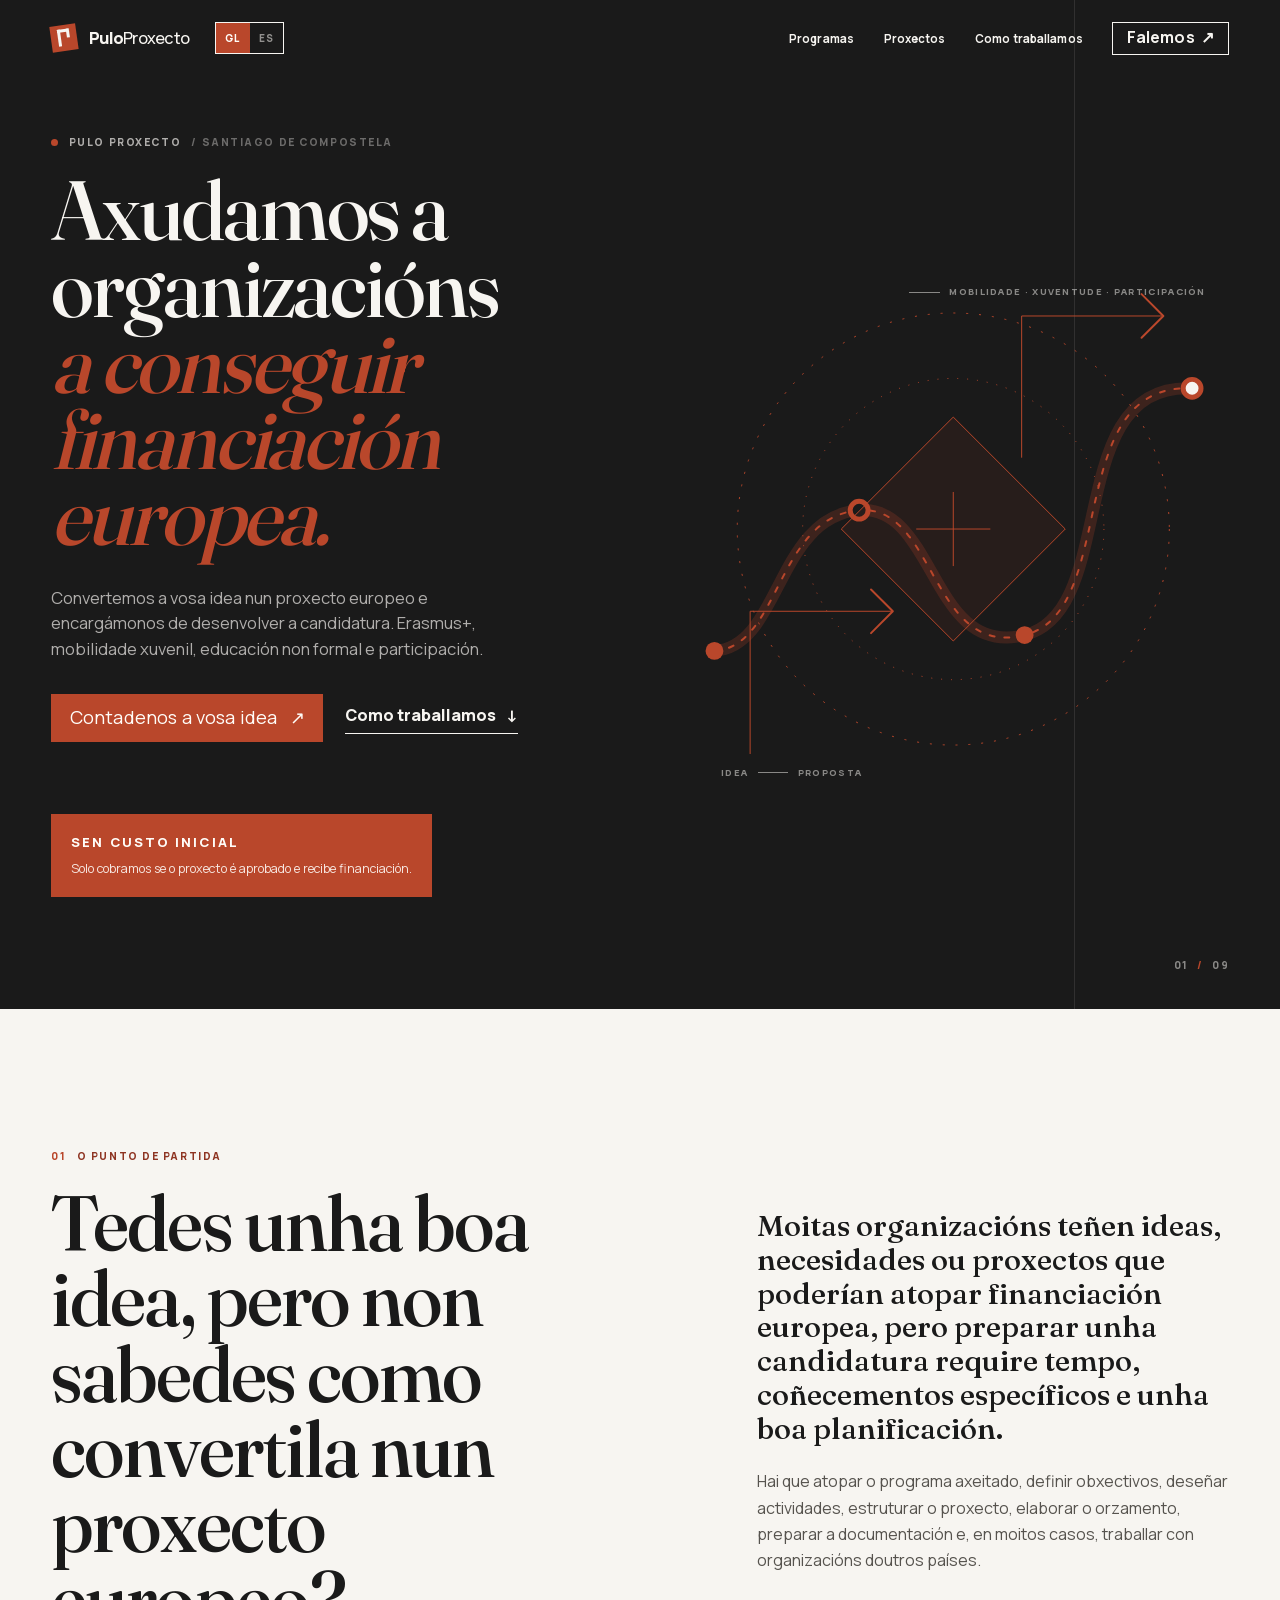
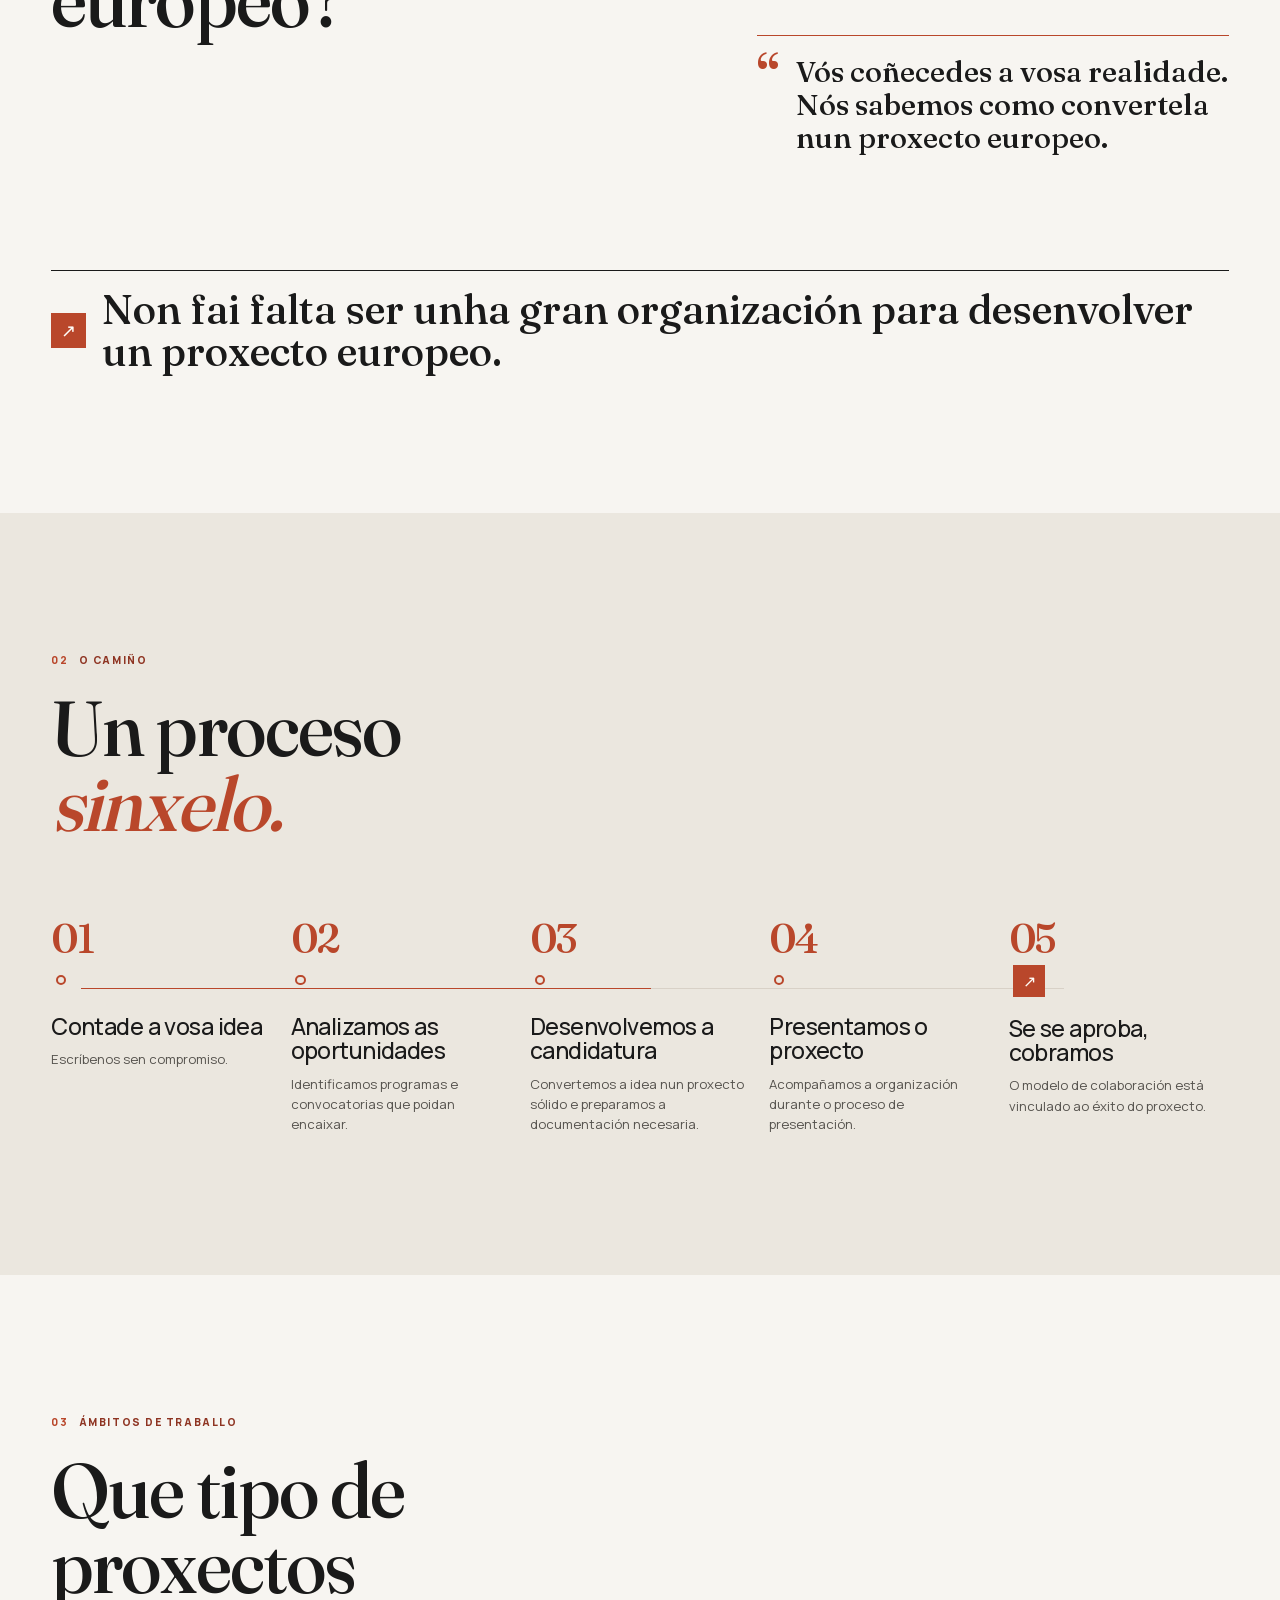
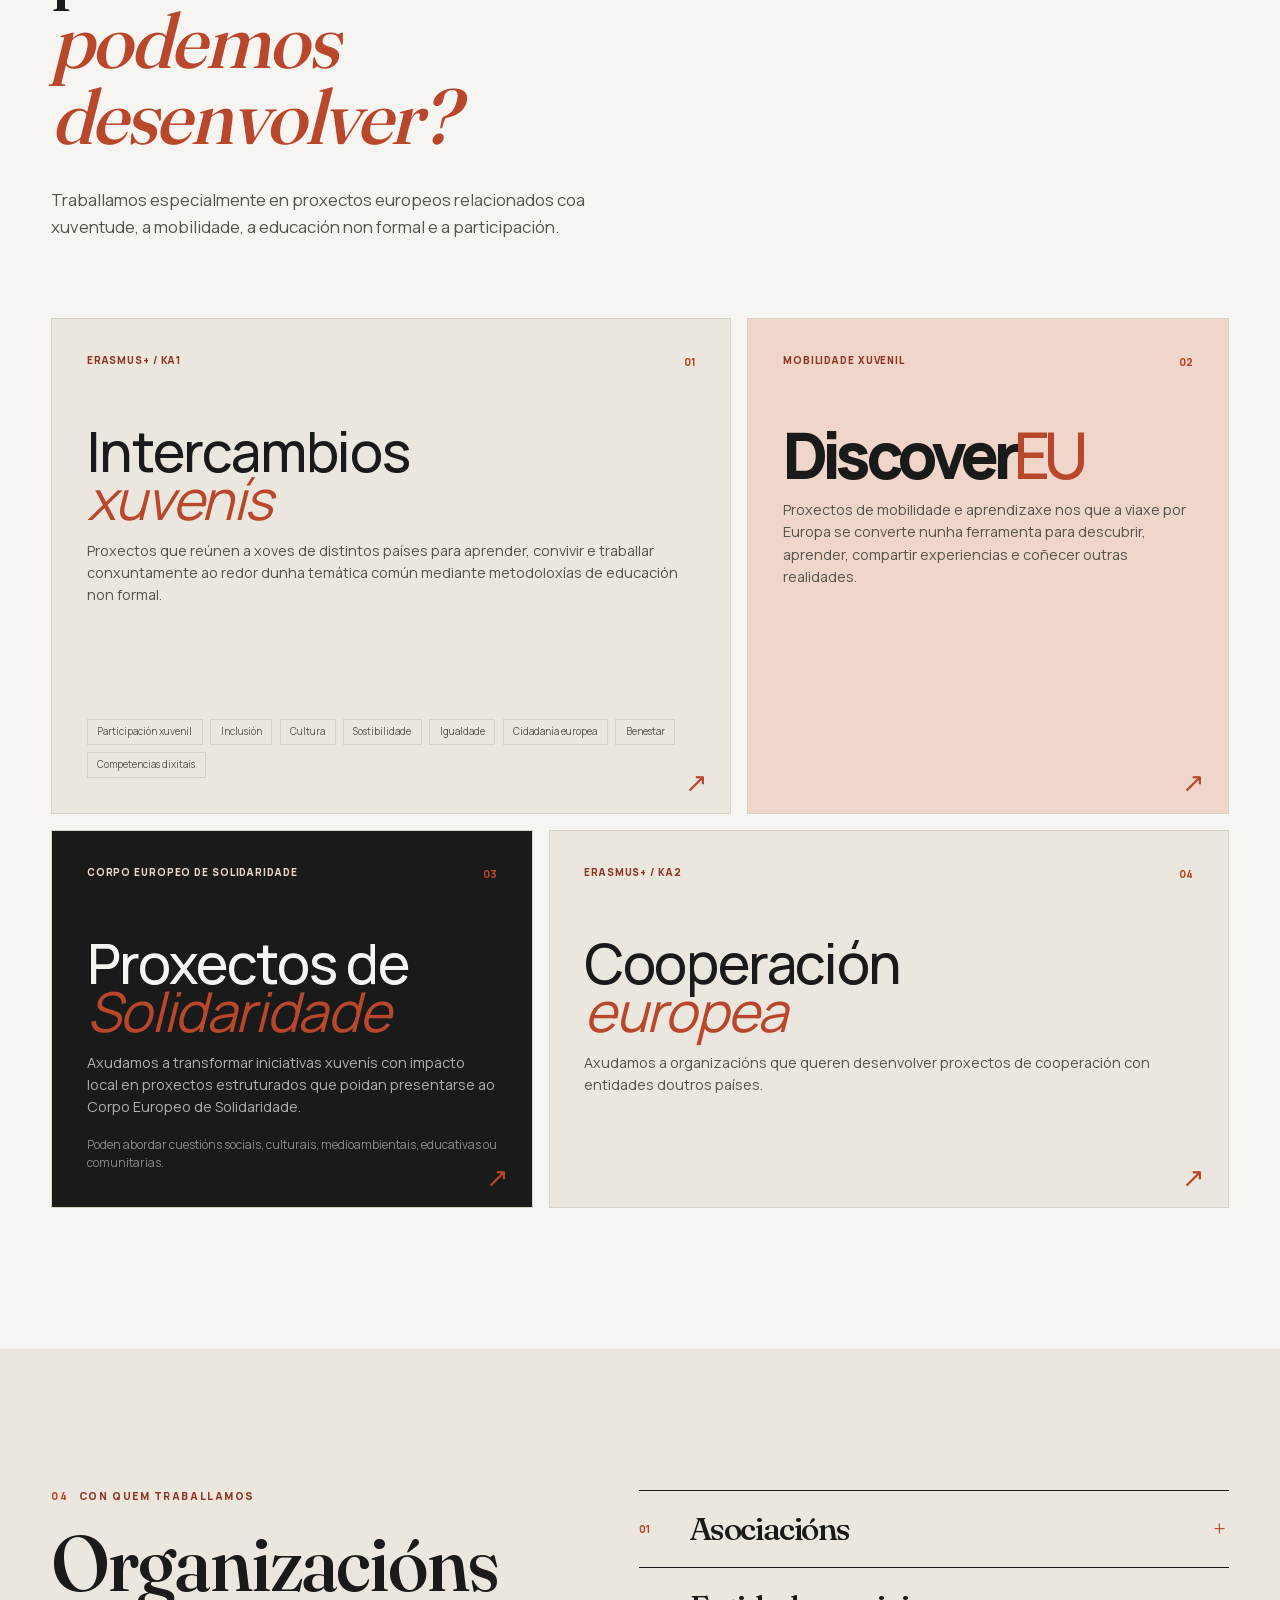
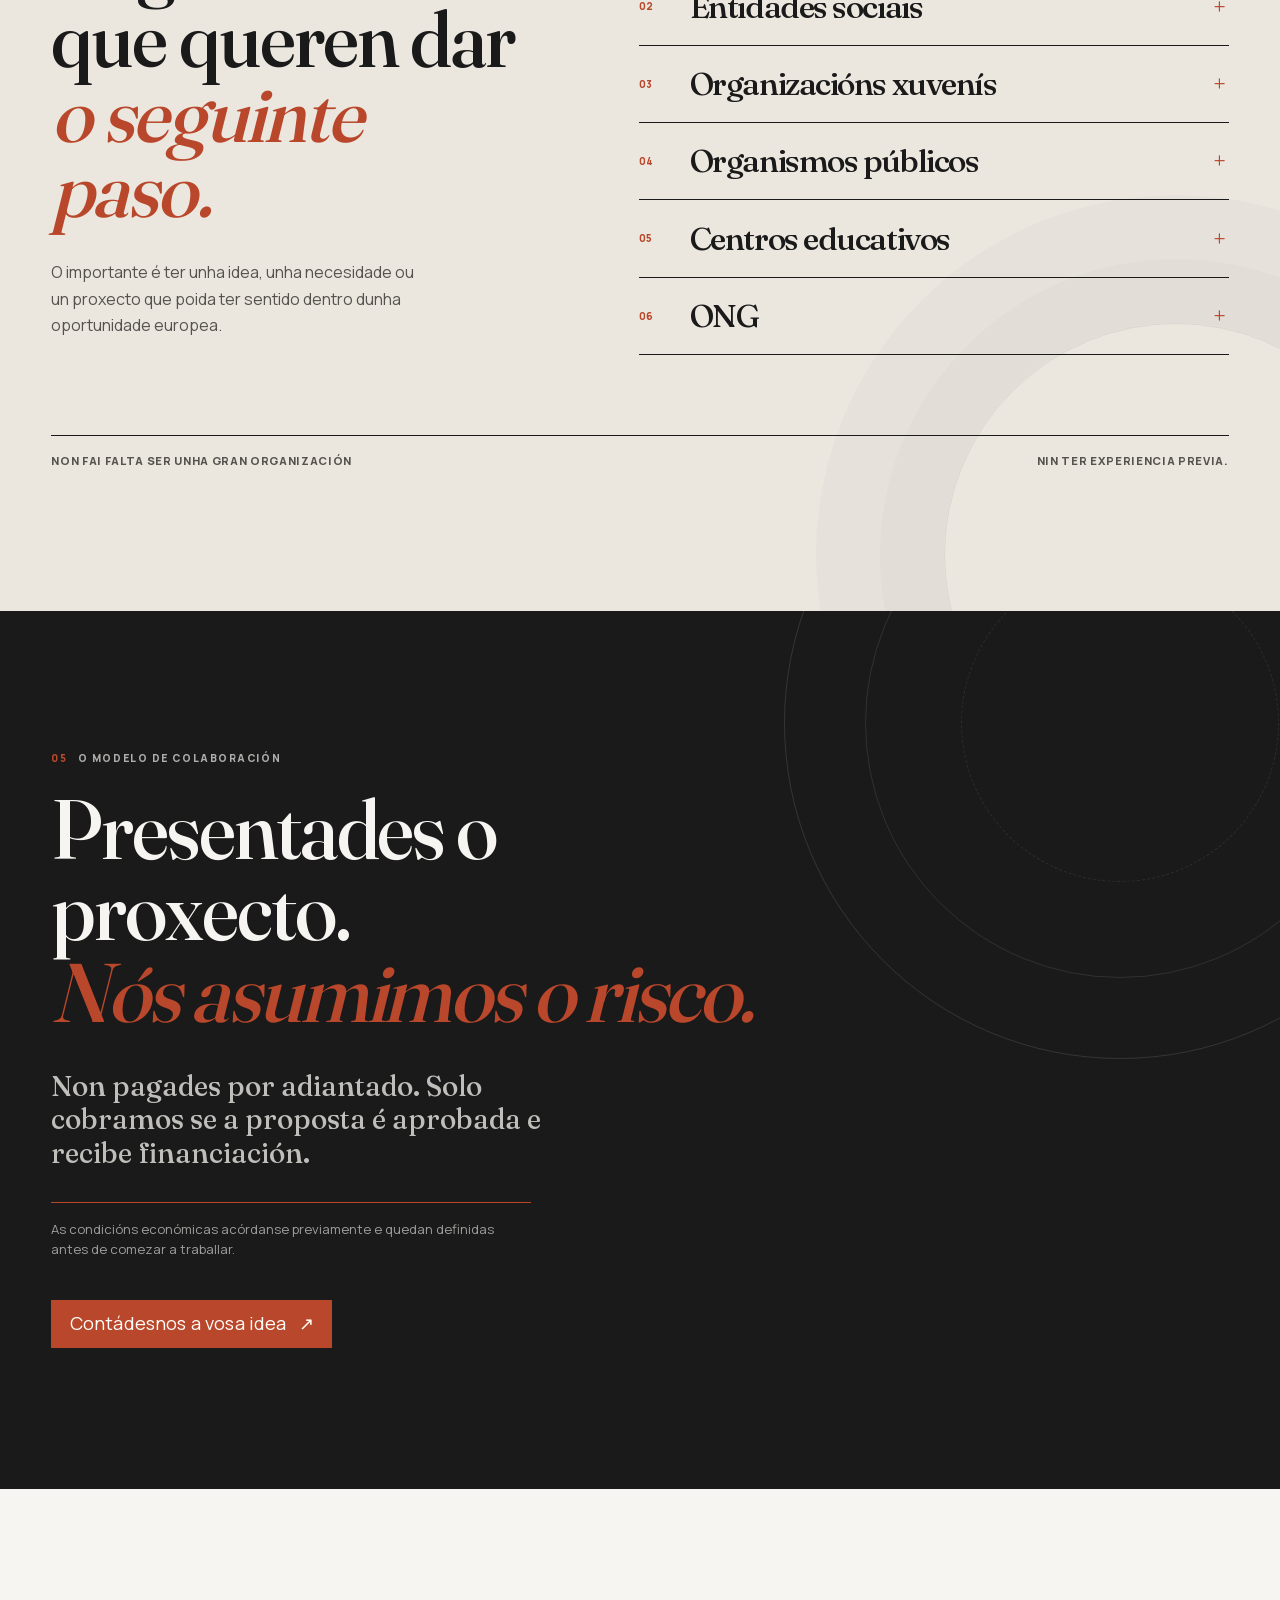
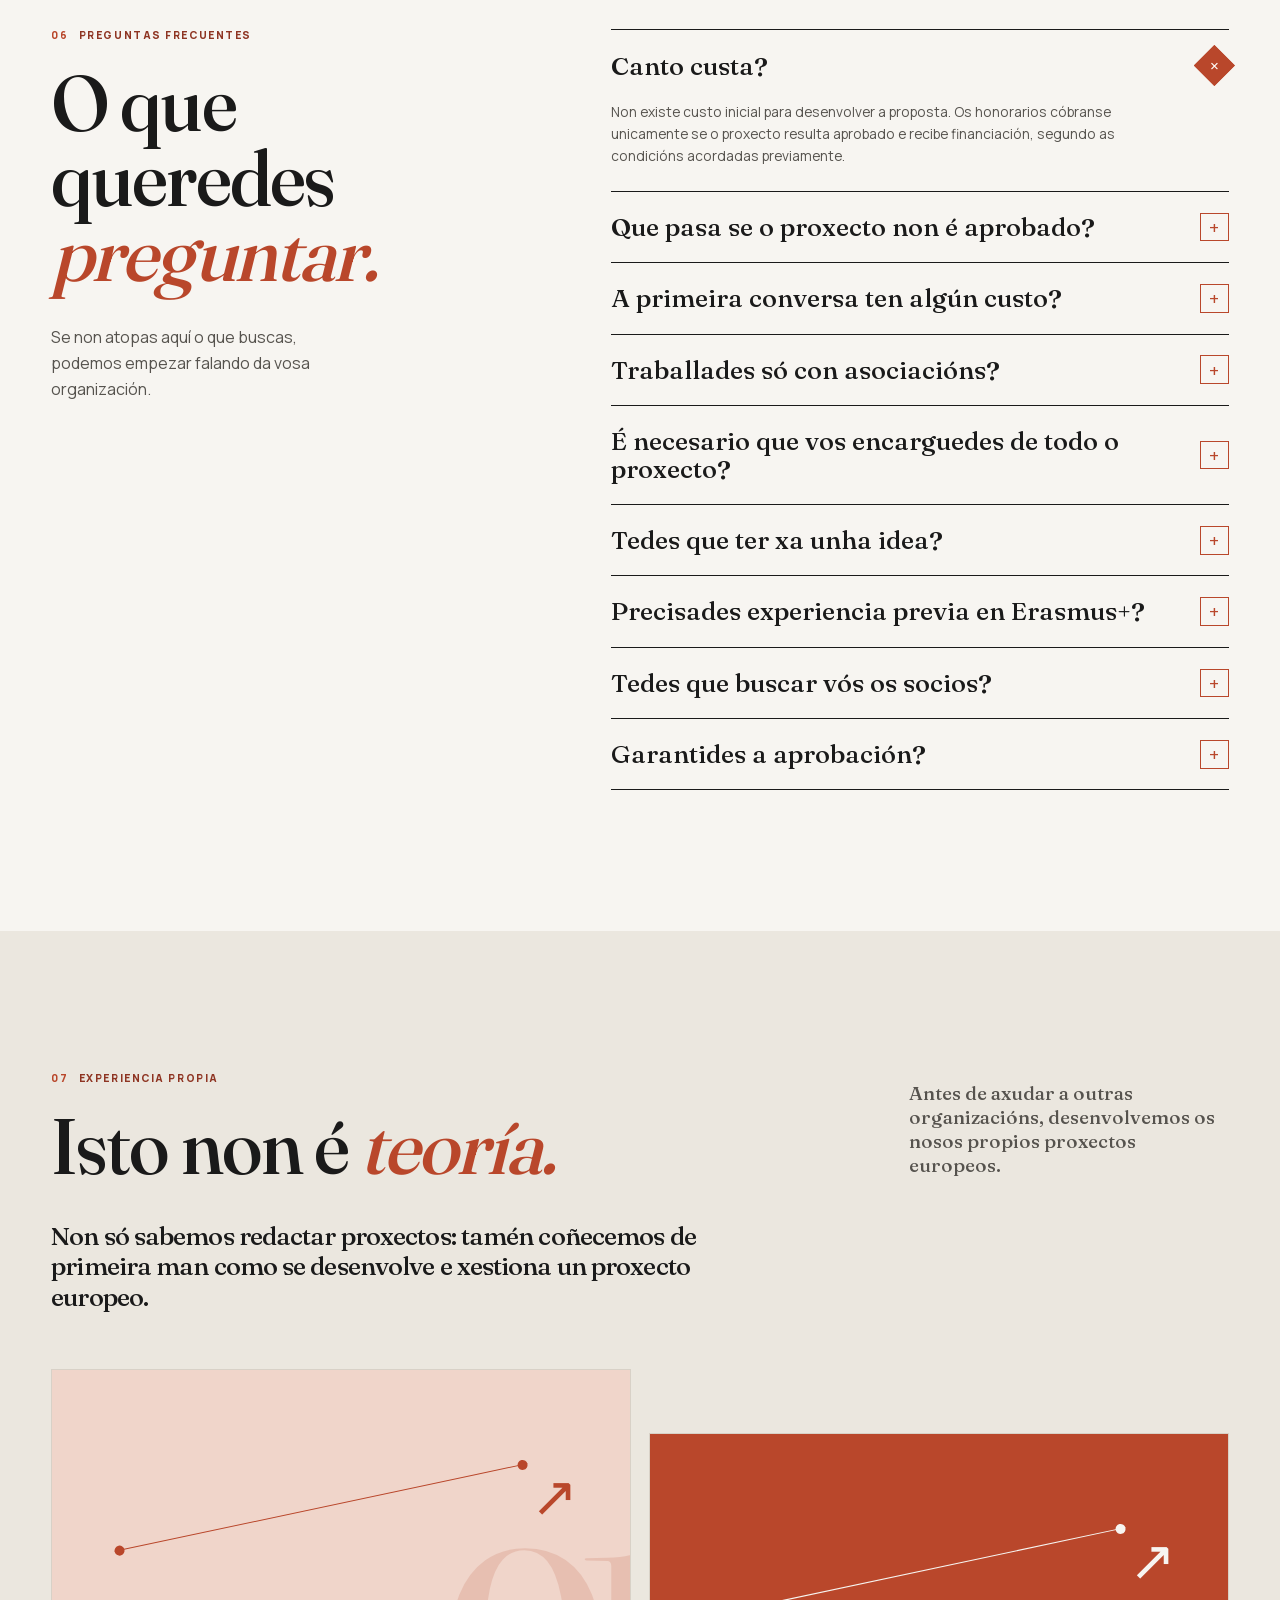
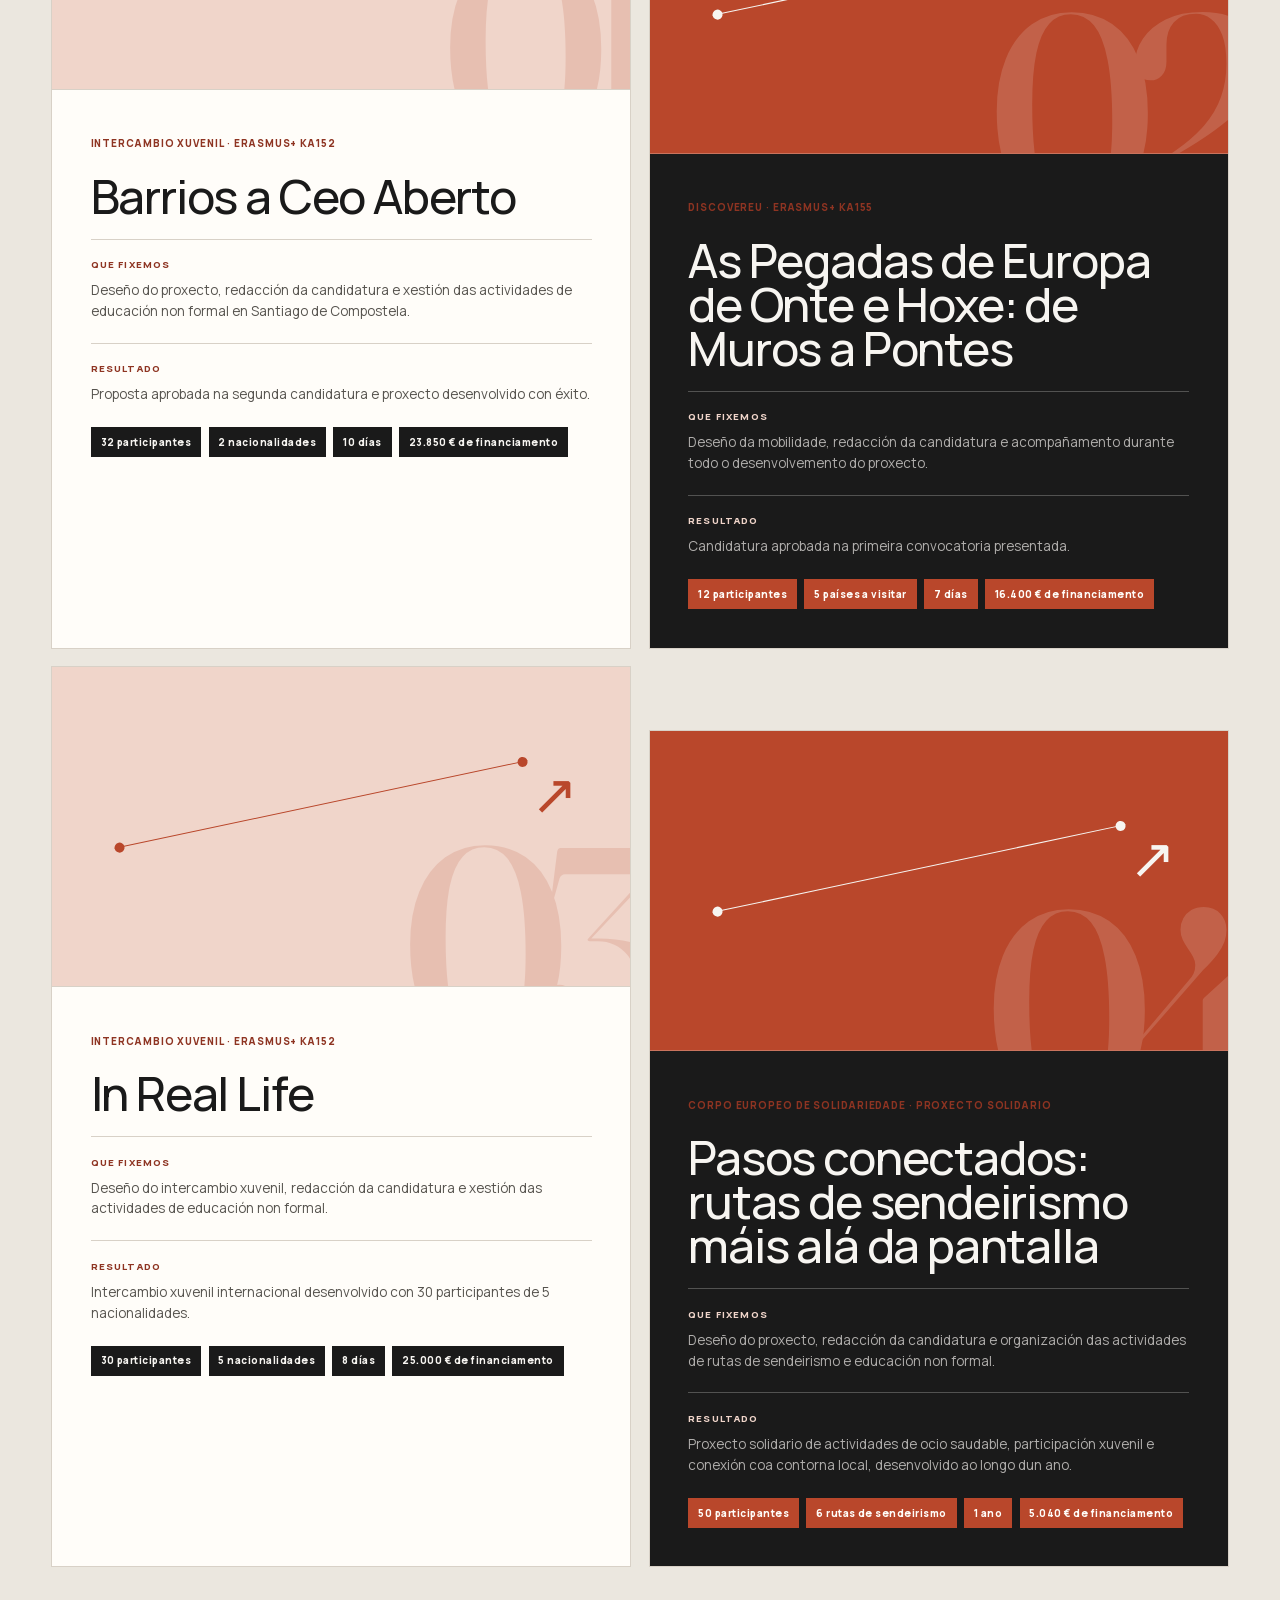
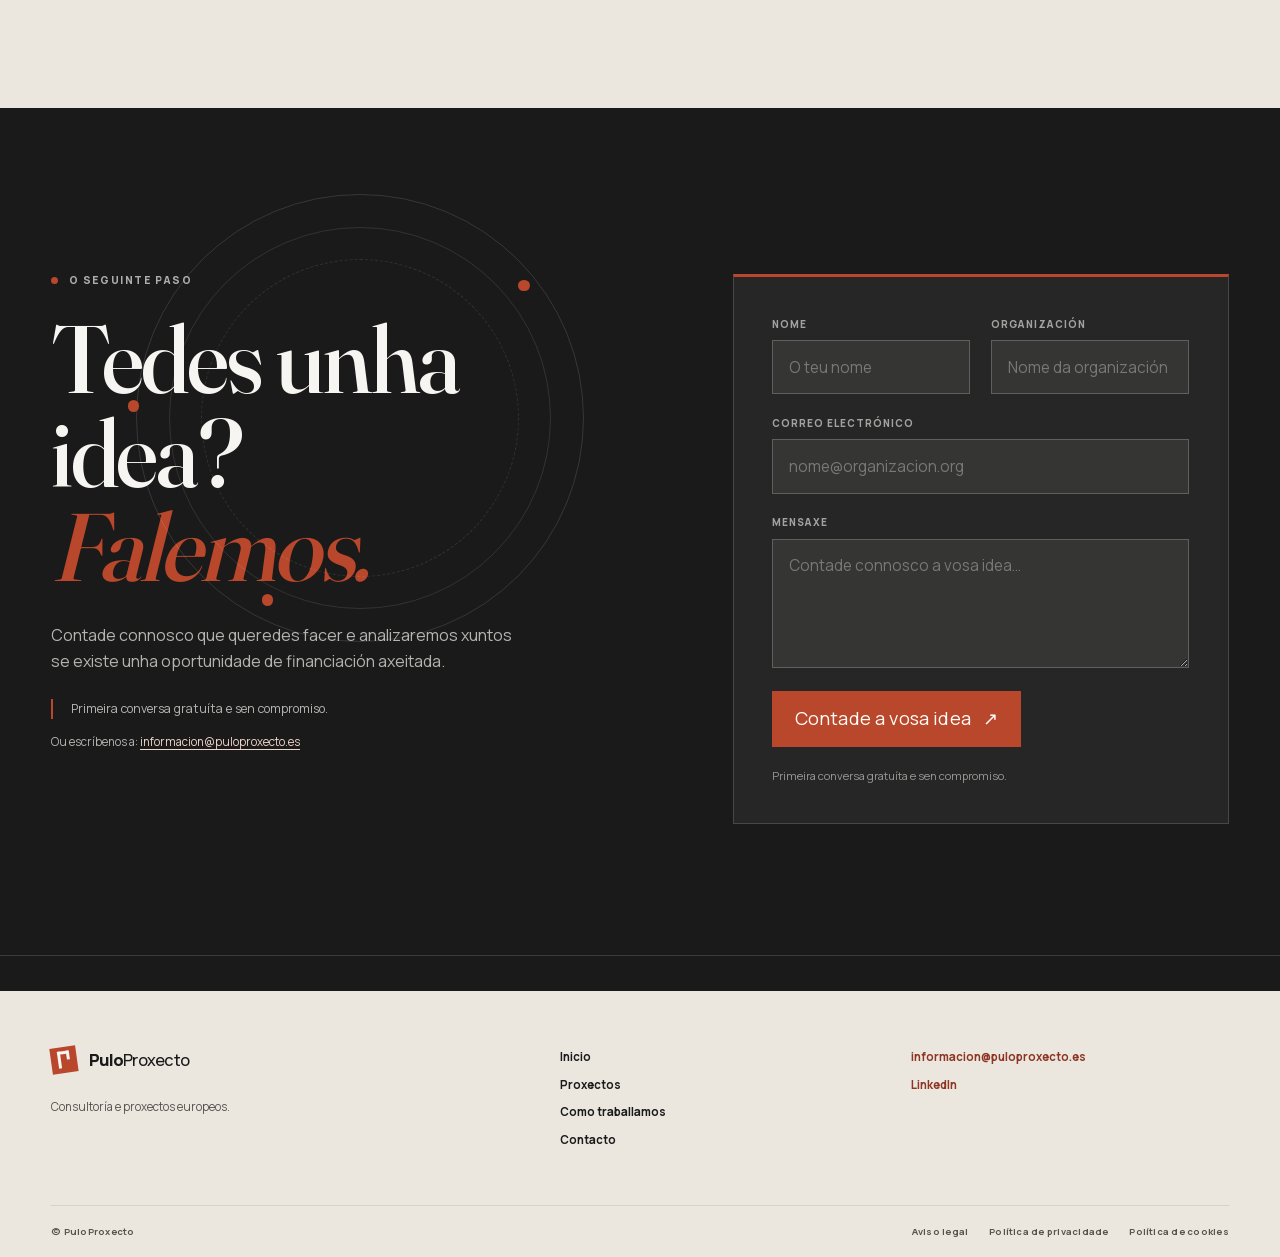
<file: index.html>
<!doctype html>
<html lang="gl">
<head>
  <meta charset="utf-8">
  <meta name="viewport" content="width=device-width, initial-scale=1">
  <title>PuloProxecto | Consultoría e proxectos Erasmus+</title>
  <meta name="description" content="Axudamos a asociacións, entidades e organismos a transformar as súas ideas en proxectos Erasmus+ e oportunidades europeas.">
  <meta name="theme-color" content="#f7f5f1">
  <meta property="og:type" content="website">
  <meta property="og:locale" content="gl_ES">
  <meta property="og:title" content="PuloProxecto | Consultoría e proxectos Erasmus+">
  <meta property="og:description" content="Axudamos a asociacións, entidades e organismos a transformar as súas ideas en proxectos Erasmus+ e oportunidades europeas.">
  <meta property="og:url" content="https://puloproxecto.es">
  <meta property="og:image" content="https://puloproxecto.es/images/og-image.jpg">
  <meta property="og:image:width" content="1200">
  <meta property="og:image:height" content="630">
  <meta property="og:image:alt" content="PuloProxecto — Consultoría e proxectos Erasmus+">
  <meta property="og:image:type" content="image/jpeg">
  <meta name="twitter:card" content="summary_large_image">
  <meta name="twitter:title" content="PuloProxecto | Consultoría e proxectos Erasmus+">
  <meta name="twitter:description" content="Axudamos a asociacións, entidades e organismos a transformar as súas ideas en proxectos Erasmus+ e oportunidades europeas.">
  <link rel="canonical" href="https://puloproxecto.es">
  <link rel="icon" href="images/logo-pulo-proxecto.svg" type="image/svg+xml">
  <link rel="icon" href="images/logo-pulo-proxecto-250.png" type="image/png" sizes="250x250">
  <link rel="apple-touch-icon" href="images/logo-pulo-proxecto-250.png">
  <link rel="preload" href="fonts/manrope-latin-var.woff2" as="font" type="font/woff2" crossorigin>
  <link rel="preload" href="fonts/fraunces-latin-500.woff2" as="font" type="font/woff2" crossorigin>
  <link rel="stylesheet" href="style.css">
  <script type="application/ld+json">
  {
    "@context": "https://schema.org",
    "@type": "Organization",
    "name": "PuloProxecto",
    "url": "https://puloproxecto.es",
    "logo": "https://puloproxecto.es/images/logo-pulo-proxecto-250.png",
    "sameAs": ["https://www.linkedin.com/company/pulo-proxecto"],
    "email": "informacion@puloproxecto.es",
    "address": {
      "@type": "PostalAddress",
      "addressLocality": "Santiago de Compostela",
      "addressRegion": "Galicia",
      "addressCountry": "ES"
    },
    "description": "Consultoría e proxectos europeos."
  }
  </script>
</head>
<body>
  <a class="skip-link" href="#contenido" data-i18n="skip">Saltar ao contido</a>

  <header class="site-header" data-header>
    <div class="container header-inner">
      <a class="brand" href="#inicio" aria-label="PuloProxecto" data-i18n-aria="aria.brand">
        <span class="brand-mark" aria-hidden="true"><span></span></span>
        <span class="brand-name">Pulo<span>Proxecto</span></span>
      </a>

      <div class="header-tools">
        <div class="lang-switch" role="group" aria-label="Idioma">
          <button type="button" class="lang-btn" data-lang="gl" aria-pressed="true">GL</button>
          <button type="button" class="lang-btn" data-lang="es" aria-pressed="false">ES</button>
        </div>

        <button class="menu-toggle" type="button" aria-expanded="false" aria-controls="main-nav" aria-label="Abrir menú" data-i18n-aria="menu.open">
          <span></span><span></span>
        </button>
      </div>

      <nav class="main-nav" id="main-nav" aria-label="Navegación principal">
        <a href="#programas" data-i18n="nav.programas">Programas</a>
        <a href="#proyectos" data-i18n="nav.proxectos">Proxectos</a>
        <a href="#proceso" data-i18n="nav.proceso">Como traballamos</a>
        <a class="nav-contact" href="#contacto"><span data-i18n="nav.falemos">Falemos</span> <span aria-hidden="true">↗</span></a>
      </nav>
    </div>
  </header>

  <main id="contenido">
    <section class="hero section-dark" id="inicio" aria-labelledby="hero-title">
      <div class="hero-grid container">
        <div class="hero-copy">
          <p class="eyebrow eyebrow-light"><span class="eyebrow-dot"></span> PULO PROXECTO <span class="eyebrow-place">/ SANTIAGO DE COMPOSTELA</span></p>
          <h1 id="hero-title"><span data-i18n="hero.t1">Axudamos a organizacións</span> <em data-i18n="hero.t2">a conseguir financiación europea.</em></h1>
          <p class="hero-intro"><span data-i18n="hero.intro">Convertemos a vosa idea nun proxecto europeo e encargámonos de desenvolver a candidatura.</span> <span data-i18n="hero.fields">Erasmus+, mobilidade xuvenil, educación non formal e participación.</span></p>
          <div class="hero-actions">
            <a class="button button-accent" href="#contacto"><span data-i18n="hero.cta">Contade a vosa idea</span> <span aria-hidden="true">↗</span></a>
            <a class="text-link text-link-light" href="#proceso"><span data-i18n="hero.cta2">Como traballamos</span> <span aria-hidden="true">↓</span></a>
          </div>
          <div class="hero-badge">
            <strong data-i18n="hero.badgeTitle">SEN CUSTO INICIAL</strong>
            <p data-i18n="hero.badgeText">Solo cobramos se o proxecto é aprobado e recibe financiación.</p>
          </div>
        </div>

        <div class="hero-art-wrap" aria-hidden="true">
          <div class="art-caption art-caption-top"><span class="cap-line"></span><span data-i18n="art.bottom">MOBILIDADE · XUVENTUDE · PARTICIPACIÓN</span></div>
          <svg class="hero-art" viewBox="0 0 620 620" fill="none" xmlns="https://www.w3.org/2000/svg">
            <circle class="art-orbit orbit-one" cx="311" cy="307" r="218" stroke="currentColor" stroke-width="1" stroke-dasharray="2 11"/>
            <circle class="art-orbit orbit-two" cx="311" cy="307" r="152" stroke="currentColor" stroke-width="1" stroke-dasharray="1 9"/>
            <path class="route-line" d="M70 430C137 426 132 295 216 288C294 282 288 438 383 414C480 390 420 159 552 165" stroke="currentColor" stroke-width="2" stroke-linecap="round"/>
            <path d="M70 430C137 426 132 295 216 288C294 282 288 438 383 414C480 390 420 159 552 165" stroke="currentColor" stroke-opacity=".22" stroke-width="12" stroke-linecap="round"/>
            <circle cx="70" cy="430" r="9" fill="currentColor"/>
            <circle cx="216" cy="288" r="9" fill="#1A1A1A" stroke="currentColor" stroke-width="5"/>
            <circle cx="383" cy="414" r="9" fill="currentColor"/>
            <circle cx="552" cy="165" r="9" fill="#F7F5F1" stroke="currentColor" stroke-width="5"/>
            <path d="M380 235L380 92L523 92" stroke="currentColor" stroke-width="1"/>
            <path d="M501 114L523 92L501 70" stroke="currentColor" stroke-width="2" stroke-linecap="round" stroke-linejoin="round"/>
            <path d="M106 534L106 390L250 390" stroke="currentColor" stroke-width="1"/>
            <path d="M228 412L250 390L228 368" stroke="currentColor" stroke-width="2" stroke-linecap="round" stroke-linejoin="round"/>
            <path d="M311 194L424 307L311 420L198 307L311 194Z" fill="currentColor" fill-opacity=".08" stroke="currentColor" stroke-width="1"/>
            <path d="M274 307H348M311 270V344" stroke="currentColor" stroke-width="1" stroke-linecap="round"/>
          </svg>
          <div class="art-caption art-caption-bottom"><span data-i18n="art.top1">IDEA</span><span class="cap-line"></span><span data-i18n="art.top2">PROPOSTA</span></div>
        </div>
      </div>
      <div class="hero-index" aria-hidden="true">01 <span>/</span> 09</div>
    </section>

    <section class="section problem" id="oportunidad" aria-labelledby="problem-title">
      <div class="container problem-grid">
        <div class="section-intro reveal">
          <p class="eyebrow"><span class="eyebrow-number">01</span> <span data-i18n="problem.eyebrow">O PUNTO DE PARTIDA</span></p>
          <h2 id="problem-title" data-i18n="problem.title">Tedes unha boa idea, pero non sabedes como convertila nun proxecto europeo?</h2>
        </div>
        <div class="problem-content reveal">
          <p class="lead" data-i18n="problem.lead">Moitas organizacións teñen ideas, necesidades ou proxectos que poderían atopar financiación europea, pero preparar unha candidatura require tempo, coñecementos específicos e unha boa planificación.</p>
          <p data-i18n="problem.body">Hai que atopar o programa axeitado, definir obxectivos, deseñar actividades, estruturar o proxecto, elaborar o orzamento, preparar a documentación e, en moitos casos, traballar con organizacións doutros países.</p>
          <blockquote><span class="quote-mark" aria-hidden="true">“</span><p data-i18n="problem.quote">Vós coñecedes a vosa realidade. Nós sabemos como convertela nun proxecto europeo.</p></blockquote>
        </div>
      </div>
      <div class="container opportunity-note reveal">
        <span class="opportunity-arrow" aria-hidden="true">↗</span>
        <span data-i18n="problem.note">Non fai falta ser unha gran organización para desenvolver un proxecto europeo.</span>
      </div>
    </section>

    <section class="section process section-paper-alt" id="proceso" aria-labelledby="process-title">
      <div class="container">
        <div class="section-heading reveal">
          <p class="eyebrow"><span class="eyebrow-number">02</span> <span data-i18n="process.eyebrow">O CAMIÑO</span></p>
          <h2 id="process-title"><span data-i18n="process.t1">Un proceso</span> <em data-i18n="process.t2">sinxelo.</em></h2>
        </div>
        <div class="process-track">
          <div class="process-line" aria-hidden="true"><span></span></div>
          <article class="process-step reveal"><span class="step-number">01</span><div class="step-marker" aria-hidden="true"></div><h3 data-i18n="step1.t">Contade a vosa idea</h3><p data-i18n="step1.d">Primeira conversa gratuíta e sen compromiso.</p></article>
          <article class="process-step reveal"><span class="step-number">02</span><div class="step-marker" aria-hidden="true"></div><h3 data-i18n="step2.t">Analizamos as oportunidades</h3><p data-i18n="step2.d">Identificamos programas e convocatorias que poidan encaixar.</p></article>
          <article class="process-step reveal"><span class="step-number">03</span><div class="step-marker" aria-hidden="true"></div><h3 data-i18n="step3.t">Desenvolvemos a candidatura</h3><p data-i18n="step3.d">Convertemos a idea nun proxecto sólido e preparamos a documentación necesaria.</p></article>
          <article class="process-step reveal"><span class="step-number">04</span><div class="step-marker" aria-hidden="true"></div><h3 data-i18n="step4.t">Presentamos o proxecto</h3><p data-i18n="step4.d">Acompañamos a organización durante o proceso de presentación.</p></article>
          <article class="process-step reveal"><span class="step-number">05</span><div class="step-marker step-marker-final" aria-hidden="true">↗</div><h3 data-i18n="step5.t">Se se aproba, cobramos</h3><p data-i18n="step5.d">O modelo de colaboración está vinculado ao éxito do proxecto.</p></article>
        </div>
      </div>
    </section>

    <section class="section programs" id="programas" aria-labelledby="programs-title">
      <div class="container">
        <div class="section-heading reveal">
          <p class="eyebrow"><span class="eyebrow-number">03</span> <span data-i18n="programs.eyebrow">ÁMBITOS DE TRABALLO</span></p>
          <h2 id="programs-title"><span data-i18n="programs.t1">Que tipo de proxectos</span> <em data-i18n="programs.t2">podemos desenvolver?</em></h2>
          <p class="heading-description" data-i18n="programs.desc">Traballamos especialmente en proxectos europeos relacionados coa xuventude, a mobilidade, a educación non formal e a participación.</p>
        </div>
        <div class="programs-grid">
          <article class="program-card program-card-main reveal">
            <div class="program-head"><span class="program-tag" data-i18n="prog1.tag">Erasmus+ / KA1</span><span class="program-symbol">01</span></div>
            <h3><span data-i18n="prog1.t1">Intercambios</span><br><em data-i18n="prog1.t2">xuvenís</em></h3>
            <p data-i18n="prog1.d">Proxectos que reúnen a xoves de distintos países para aprender, convivir e traballar conxuntamente ao redor dunha temática común mediante metodoloxías de educación non formal.</p>
            <div class="topic-list" aria-label="Posibles ámbitos">
              <span data-i18n="topic1">Participación xuvenil</span><span data-i18n="topic2">Inclusión</span><span data-i18n="topic3">Cultura</span><span data-i18n="topic4">Sostibilidade</span><span data-i18n="topic5">Igualdade</span><span data-i18n="topic6">Cidadanía europea</span><span data-i18n="topic7">Benestar</span><span data-i18n="topic8">Competencias dixitais</span>
            </div>
            <span class="program-corner" aria-hidden="true">↗</span>
          </article>
          <article class="program-card program-card-discover reveal">
            <div class="program-head"><span class="program-tag" data-i18n="prog2.tag">Mobilidade xuvenil</span><span class="program-symbol">02</span></div>
            <h3>Discover<span>EU</span></h3>
            <p data-i18n="prog2.d">Proxectos de mobilidade e aprendizaxe nos que a viaxe por Europa se converte nunha ferramenta para descubrir, aprender, compartir experiencias e coñecer outras realidades.</p>
            <span class="program-corner" aria-hidden="true">↗</span>
          </article>
          <article class="program-card program-card-solidarity reveal">
            <div class="program-head"><span class="program-tag" data-i18n="prog3.tag">Corpo Europeo de Solidaridade</span><span class="program-symbol">03</span></div>
            <h3><span data-i18n="prog3.t1">Proxectos de</span><br><em data-i18n="prog3.t2">Solidaridade</em></h3>
            <p data-i18n="prog3.d">Axudamos a transformar iniciativas xuvenís con impacto local en proxectos estruturados que poidan presentarse ao Corpo Europeo de Solidaridade.</p>
            <p class="program-note" data-i18n="prog3.note">Poden abordar cuestións sociais, culturais, medioambientais, educativas ou comunitarias.</p>
            <span class="program-corner" aria-hidden="true">↗</span>
          </article>
          <article class="program-card program-card-cooperation reveal">
            <div class="program-head"><span class="program-tag" data-i18n="prog4.tag">Erasmus+ / KA2</span><span class="program-symbol">04</span></div>
            <h3><span data-i18n="prog4.t1">Cooperación</span><br><em data-i18n="prog4.t2">europea</em></h3>
            <p data-i18n="prog4.d">Axudamos a organizacións que queren desenvolver proxectos de cooperación con entidades doutros países.</p>
            <span class="program-corner" aria-hidden="true">↗</span>
          </article>
        </div>
      </div>
    </section>

    <section class="section audience section-paper-alt" id="para-quen" aria-labelledby="audience-title">
      <div class="container audience-grid">
        <div class="audience-intro reveal">
          <p class="eyebrow"><span class="eyebrow-number">04</span> <span data-i18n="audience.eyebrow">CON QUEM TRABALLAMOS</span></p>
          <h2 id="audience-title"><span data-i18n="audience.t1">Organizacións que queren dar</span> <em data-i18n="audience.t2">o seguinte paso.</em></h2>
          <p data-i18n="audience.intro">O importante é ter unha idea, unha necesidade ou un proxecto que poida ter sentido dentro dunha oportunidade europea.</p>
        </div>
        <div class="audience-list reveal">
          <div class="audience-item"><span class="audience-index">01</span><strong data-i18n="aud1">Asociacións</strong><span class="audience-mark" aria-hidden="true">+</span></div>
          <div class="audience-item"><span class="audience-index">02</span><strong data-i18n="aud2">Entidades sociais</strong><span class="audience-mark" aria-hidden="true">+</span></div>
          <div class="audience-item"><span class="audience-index">03</span><strong data-i18n="aud3">Organizacións xuvenís</strong><span class="audience-mark" aria-hidden="true">+</span></div>
          <div class="audience-item"><span class="audience-index">04</span><strong data-i18n="aud4">Organismos públicos</strong><span class="audience-mark" aria-hidden="true">+</span></div>
          <div class="audience-item"><span class="audience-index">05</span><strong data-i18n="aud5">Centros educativos</strong><span class="audience-mark" aria-hidden="true">+</span></div>
          <div class="audience-item"><span class="audience-index">06</span><strong data-i18n="aud6">ONG</strong><span class="audience-mark" aria-hidden="true">+</span></div>
        </div>
      </div>
      <div class="audience-bottom container"><span data-i18n="audience.bottom1">Non fai falta ser unha gran organización</span><span data-i18n="audience.bottom2">nin ter experiencia previa.</span></div>
    </section>

    <section class="section pricing section-dark" id="modelo" aria-labelledby="pricing-title">
      <div class="container pricing-inner">
        <p class="eyebrow eyebrow-light"><span class="eyebrow-number">05</span> <span data-i18n="pricing.eyebrow">O MODELO DE COLABORACIÓN</span></p>
        <h2 id="pricing-title"><span data-i18n="pricing.t1">Presentades o proxecto.</span> <em data-i18n="pricing.t2">Nós asumimos o risco.</em></h2>
        <p class="pricing-text" data-i18n="pricing.text">Non pagades por adiantado. Solo cobramos se a proposta é aprobada e recibe financiación.</p>
        <p class="pricing-conditions" data-i18n="pricing.conditions">As condicións económicas acórdanse previamente e quedan definidas antes de comezar a traballar.</p>
        <a class="button button-accent" href="#contacto"><span data-i18n="pricing.cta">Contade a vosa idea</span> <span aria-hidden="true">↗</span></a>
      </div>
      <div class="pricing-rings" aria-hidden="true"></div>
    </section>

    <!-- DATOS DE EXEMPLO para o deseño: substituír polos datos reais dos proxectos. -->
    <section class="section faq" id="faq" aria-labelledby="faq-title">
      <div class="container faq-grid">
        <div class="faq-intro reveal">
          <p class="eyebrow"><span class="eyebrow-number">06</span> <span data-i18n="faq.eyebrow">PREGUNTAS FRECUENTES</span></p>
          <h2 id="faq-title"><span data-i18n="faq.t1">O que queredes</span> <em data-i18n="faq.t2">preguntar.</em></h2>
          <p data-i18n="faq.intro">Se non atopas aquí o que buscas, podemos empezar falando da vosa organización.</p>
        </div>
        <div class="faq-list reveal">
          <details open>
            <summary><span data-i18n="faq.q1">Canto custa?</span><b aria-hidden="true">+</b></summary>
            <div class="faq-answer"><p data-i18n="faq.a1">Non existe custo inicial para desenvolver a proposta. Os honorarios cóbranse unicamente se o proxecto resulta aprobado e recibe financiación, segundo as condicións acordadas previamente.</p></div>
          </details>
          <details>
            <summary><span data-i18n="faq.q2">Que pasa se o proxecto non é aprobado?</span><b aria-hidden="true">+</b></summary>
            <div class="faq-answer"><p data-i18n="faq.a2">Se a candidatura non recibe financiación, non se xeran honorarios polo traballo de candidatura, segundo as condicións acordadas previamente.</p></div>
          </details>
          <details>
            <summary><span data-i18n="faq.q3">A primeira conversa ten algún custo?</span><b aria-hidden="true">+</b></summary>
            <div class="faq-answer"><p data-i18n="faq.a3">Non. A primeira conversa é gratuíta e sen compromiso.</p></div>
          </details>
          <details>
            <summary><span data-i18n="faq.q4">Traballades só con asociacións?</span><b aria-hidden="true">+</b></summary>
            <div class="faq-answer"><p data-i18n="faq.a4">Non. Traballamos con asociacións, ONG, entidades xuvenís, organismos públicos e outras organizacións que poidan beneficiarse dos programas de financiación europea.</p></div>
          </details>
          <details>
            <summary><span data-i18n="faq.q5">É necesario que vos encarguedes de todo o proxecto?</span><b aria-hidden="true">+</b></summary>
            <div class="faq-answer"><p data-i18n="faq.a5">Non. O servizo adáptase ás necesidades de cada entidade: desde a identificación de oportunidades e o deseño do proxecto ata a redacción da candidatura e o acompañamento.</p></div>
          </details>
          <details>
            <summary><span data-i18n="faq.q6">Tedes que ter xa unha idea?</span><b aria-hidden="true">+</b></summary>
            <div class="faq-answer"><p data-i18n="faq.a6">Non necesariamente. Podemos empezar falando da vosa organización, do que facedes e das vosas necesidades para identificar posibles oportunidades.</p></div>
          </details>
          <details>
            <summary><span data-i18n="faq.q7">Precisades experiencia previa en Erasmus+?</span><b aria-hidden="true">+</b></summary>
            <div class="faq-answer"><p data-i18n="faq.a7">Non. Podemos traballar con organizacións que se achegan por primeira vez aos programas europeos.</p></div>
          </details>
          <details>
            <summary><span data-i18n="faq.q8">Tedes que buscar vós os socios?</span><b aria-hidden="true">+</b></summary>
            <div class="faq-answer"><p data-i18n="faq.a8">Dependendo do proxecto, podemos axudar a identificar posibles organizacións colaboradoras e orientar sobre o proceso.</p></div>
          </details>
          <details>
            <summary><span data-i18n="faq.q9">Garantides a aprobación?</span><b aria-hidden="true">+</b></summary>
            <div class="faq-answer"><p data-i18n="faq.a9">Non. Ningunha consultora pode garantir a aprobación dunha candidatura. O noso traballo consiste en desenvolver unha proposta sólida, coherente e aliñada cos criterios da convocatoria.</p></div>
          </details>
        </div>
      </div>
    </section>

    <section class="section references section-paper-alt" id="proyectos" aria-labelledby="references-title">
      <div class="container">
        <div class="section-heading split-heading reveal">
          <div>
            <p class="eyebrow"><span class="eyebrow-number">07</span> <span data-i18n="refs.eyebrow">EXPERIENCIA PROPIA</span></p>
            <h2 id="references-title"><span data-i18n="refs.t1">Isto non é</span> <em data-i18n="refs.t2">teoría.</em></h2>
          </div>
          <p class="heading-aside" data-i18n="refs.aside">Antes de axudar a outras organizacións, desenvolvemos os nosos propios proxectos europeos.</p>
        </div>
        <p class="refs-statement reveal" data-i18n="refs.statement">Non só sabemos redactar proxectos: tamén coñecemos de primeira man como se desenvolve e xestiona un proxecto europeo.</p>
        <div class="reference-grid">
          <article class="reference-card reference-card-one reveal">
            <div class="reference-visual" aria-hidden="true"><span class="reference-big-number">01</span><span class="reference-route"></span><span class="reference-arrow">↗</span></div>
            <div class="reference-body">
              <span class="program-tag" data-i18n="ref1.tag">Intercambio xuvenil · Erasmus+ KA152</span>
              <h3 data-i18n="ref1.title">Barrios a Ceo Aberto</h3>
              <div class="ref-block"><span class="ref-label" data-i18n="ref1.whatLabel">Que fixemos</span><p data-i18n="ref1.what">Deseño do proxecto, redacción da candidatura e xestión das actividades de educación non formal en Santiago de Compostela.</p></div>
              <div class="ref-block"><span class="ref-label" data-i18n="ref1.resultLabel">Resultado</span><p data-i18n="ref1.result">Proposta aprobada na segunda candidatura e proxecto desenvolvido con éxito.</p></div>
              <div class="stat-row">
                <span class="stat-chip" data-i18n="ref1.s1">32 participantes</span>
                <span class="stat-chip" data-i18n="ref1.s2">2 nacionalidades</span>
                <span class="stat-chip" data-i18n="ref1.s3">10 días</span>
                <span class="stat-chip" data-i18n="ref1.s4">23.850 € de financiamento</span>
              </div>
            </div>
          </article>
          <article class="reference-card reference-card-two reveal">
            <div class="reference-visual" aria-hidden="true"><span class="reference-big-number">02</span><span class="reference-route"></span><span class="reference-arrow">↗</span></div>
            <div class="reference-body">
              <span class="program-tag" data-i18n="ref2.tag">DiscoverEU · Erasmus+ KA155</span>
              <h3 data-i18n="ref2.title">As Pegadas de Europa de Onte e Hoxe: de Muros a Pontes</h3>
              <div class="ref-block"><span class="ref-label" data-i18n="ref2.whatLabel">Que fixemos</span><p data-i18n="ref2.what">Deseño da mobilidade, redacción da candidatura e acompañamento durante todo o desenvolvemento do proxecto.</p></div>
              <div class="ref-block"><span class="ref-label" data-i18n="ref2.resultLabel">Resultado</span><p data-i18n="ref2.result">Candidatura aprobada na primeira convocatoria presentada.</p></div>
              <div class="stat-row">
                <span class="stat-chip" data-i18n="ref2.s1">12 participantes</span>
                <span class="stat-chip" data-i18n="ref2.s2">5 países a visitar</span>
                <span class="stat-chip" data-i18n="ref2.s3">7 días</span>
                <span class="stat-chip" data-i18n="ref2.s4">16.400 € de financiamento</span>
              </div>
            </div>
          </article>
          <article class="reference-card reference-card-three reveal">
            <div class="reference-visual" aria-hidden="true"><span class="reference-big-number">03</span><span class="reference-route"></span><span class="reference-arrow">↗</span></div>
            <div class="reference-body">
              <span class="program-tag" data-i18n="ref3.tag">Intercambio xuvenil · Erasmus+ KA152</span>
              <h3 data-i18n="ref3.title">In Real Life</h3>
              <div class="ref-block"><span class="ref-label" data-i18n="ref3.whatLabel">Que fixemos</span><p data-i18n="ref3.what">Deseño do intercambio xuvenil, redacción da candidatura e xestión das actividades de educación non formal.</p></div>
              <div class="ref-block"><span class="ref-label" data-i18n="ref3.resultLabel">Resultado</span><p data-i18n="ref3.result">Intercambio xuvenil internacional desenvolvido con 30 participantes de 5 nacionalidades.</p></div>
              <div class="stat-row">
                <span class="stat-chip" data-i18n="ref3.s1">30 participantes</span>
                <span class="stat-chip" data-i18n="ref3.s2">5 nacionalidades</span>
                <span class="stat-chip" data-i18n="ref3.s3">8 días</span>
                <span class="stat-chip" data-i18n="ref3.s4">25.000 € de financiamento</span>
              </div>
            </div>
          </article>
          <article class="reference-card reference-card-four reveal">
            <div class="reference-visual" aria-hidden="true"><span class="reference-big-number">04</span><span class="reference-route"></span><span class="reference-arrow">↗</span></div>
            <div class="reference-body">
              <span class="program-tag" data-i18n="ref4.tag">Corpo Europeo de Solidariedade · Proxecto solidario</span>
              <h3 data-i18n="ref4.title">Pasos conectados: rutas de sendeirismo máis alá da pantalla</h3>
              <div class="ref-block"><span class="ref-label" data-i18n="ref4.whatLabel">Que fixemos</span><p data-i18n="ref4.what">Deseño do proxecto, redacción da candidatura e organización das actividades de rutas de sendeirismo e educación non formal.</p></div>
              <div class="ref-block"><span class="ref-label" data-i18n="ref4.resultLabel">Resultado</span><p data-i18n="ref4.result">Proxecto solidario de actividades de ocio saudable, participación xuvenil e conexión coa contorna local, desenvolvido ao longo dun ano.</p></div>
              <div class="stat-row">
                <span class="stat-chip" data-i18n="ref4.s1">50 participantes</span>
                <span class="stat-chip" data-i18n="ref4.s2">6 rutas de sendeirismo</span>
                <span class="stat-chip" data-i18n="ref4.s3">1 ano</span>
                <span class="stat-chip" data-i18n="ref4.s4">5.040 € de financiamento</span>
              </div>
            </div>
          </article>
        </div>
      </div>
    </section>

    <section class="final-cta section-dark" id="contacto" aria-labelledby="contact-title">
      <div class="container final-cta-inner">
        <div class="final-cta-copy">
          <div class="cta-decoration" aria-hidden="true"><span></span><span></span><span></span></div>
          <p class="eyebrow eyebrow-light"><span class="eyebrow-dot"></span> <span data-i18n="cta.eyebrow">O SEGUINTE PASO</span></p>
          <h2 id="contact-title"><span data-i18n="cta.t1">Tedes unha idea?</span><br><em data-i18n="cta.t2">Falemos.</em></h2>
          <p class="cta-text" data-i18n="cta.text">Contade connosco que queredes facer e analizaremos xuntos se existe unha oportunidade de financiación axeitada.</p>
          <p class="cta-note" data-i18n="cta.note">Primeira conversa gratuíta e sen compromiso.</p>
          <p class="cta-alt"><span data-i18n="cta.alt">Ou escríbenos a:</span> <a href="mailto:informacion@puloproxecto.es">informacion@puloproxecto.es</a></p>
        </div>
        <!-- Para o envío real, configura WEB3FORMS_KEY en js/config.js. -->
        <form class="contact-form" data-form novalidate>
          <div class="form-row">
            <div class="form-field">
              <label for="f-name" data-i18n="form.name">Nome</label>
              <input id="f-name" name="name" type="text" autocomplete="name" placeholder="O teu nome" data-i18n-ph="form.namePh" required>
              <span class="form-error" data-error hidden></span>
            </div>
            <div class="form-field">
              <label for="f-org" data-i18n="form.org">Organización</label>
              <input id="f-org" name="org" type="text" autocomplete="organization" placeholder="Nome da organización" data-i18n-ph="form.orgPh">
            </div>
          </div>
          <div class="form-field">
            <label for="f-email" data-i18n="form.email">Correo electrónico</label>
            <input id="f-email" name="email" type="email" autocomplete="email" placeholder="nome@organizacion.org" data-i18n-ph="form.emailPh" required>
            <span class="form-error" data-error hidden></span>
          </div>
          <div class="form-field">
            <label for="f-msg" data-i18n="form.msg">Mensaxe</label>
            <textarea id="f-msg" name="message" rows="4" placeholder="Contade connosco a vosa idea..." data-i18n-ph="form.msgPh" required></textarea>
            <span class="form-error" data-error hidden></span>
          </div>
          <div class="h-captcha" data-captcha="true" data-theme="dark" data-lang="gl"></div>
          <p class="form-error form-error-global" data-error-send hidden></p>
          <div class="form-actions">
            <button class="button button-accent button-large" type="submit" data-submit><span data-i18n="form.submit">Contade a vosa idea</span> <span aria-hidden="true">↗</span></button>
            <p class="form-note" data-i18n="cta.note">Primeira conversa gratuíta e sen compromiso.</p>
          </div>
          <div class="form-success" data-form-success hidden role="status">
            <p data-i18n="form.success">Grazas! Recibimos a vosa mensaxe e responderemos o antes posible.</p>
            <div class="form-success-actions">
              <button type="button" class="button button-ghost" data-copy><span data-i18n="form.copy">Copiar mensaxe</span></button>
              <a class="button button-ghost" data-mailto href="mailto:informacion@puloproxecto.es"><span data-i18n="form.mailto">Enviar por correo</span> <span aria-hidden="true">↗</span></a>
            </div>
            <button type="button" class="form-reset" data-reset data-i18n="form.reset">Enviar outra mensaxe</button>
          </div>
        </form>
      </div>
      <div class="final-cta-line" aria-hidden="true"></div>
    </section>
  </main>

  <footer class="site-footer">
    <div class="container footer-main">
      <div class="footer-brand">
        <a class="brand brand-footer" href="#inicio" aria-label="PuloProxecto"><span class="brand-mark" aria-hidden="true"><span></span></span><span class="brand-name">Pulo<span>Proxecto</span></span></a>
        <p data-i18n="footer.tagline">Consultoría e proxectos europeos.</p>
      </div>
      <nav class="footer-nav" aria-label="Navegación do pé de páxina">
        <a href="#inicio" data-i18n="footer.inicio">Inicio</a>
        <a href="#proyectos" data-i18n="footer.proxectos">Proxectos</a>
        <a href="#proceso" data-i18n="footer.proceso">Como traballamos</a>
        <a href="#contacto" data-i18n="footer.contacto">Contacto</a>
      </nav>
      <div class="footer-contact">
        <!-- Substituír os placeholders polos datos definitivos. -->
        <a href="mailto:informacion@puloproxecto.es">informacion@puloproxecto.es</a>
        <a href="https://www.linkedin.com/company/pulo-proxecto">LinkedIn</a>
      </div>
    </div>
    <div class="container footer-bottom">
      <span>© PuloProxecto</span>
      <div><a href="aviso-legal.html" data-i18n="footer.legal1">Aviso legal</a><a href="politica-de-privacidade.html" data-i18n="footer.legal2">Política de privacidade</a><a href="politica-de-cookies.html" data-i18n="footer.legal4">Política de cookies</a></div>
    </div>
  </footer>

  <script src="i18n/gl.js" defer></script>
  <script src="i18n/es.js" defer></script>
  <script src="js/config.js" defer></script>
  <script src="js/i18n.js" defer></script>
  <script src="js/header.js" defer></script>
  <script src="js/scroll.js" defer></script>
  <script src="js/faq.js" defer></script>
  <script src="js/form.js" defer></script>
  <script src="main.js" defer></script>
</body>
</html>
</file>
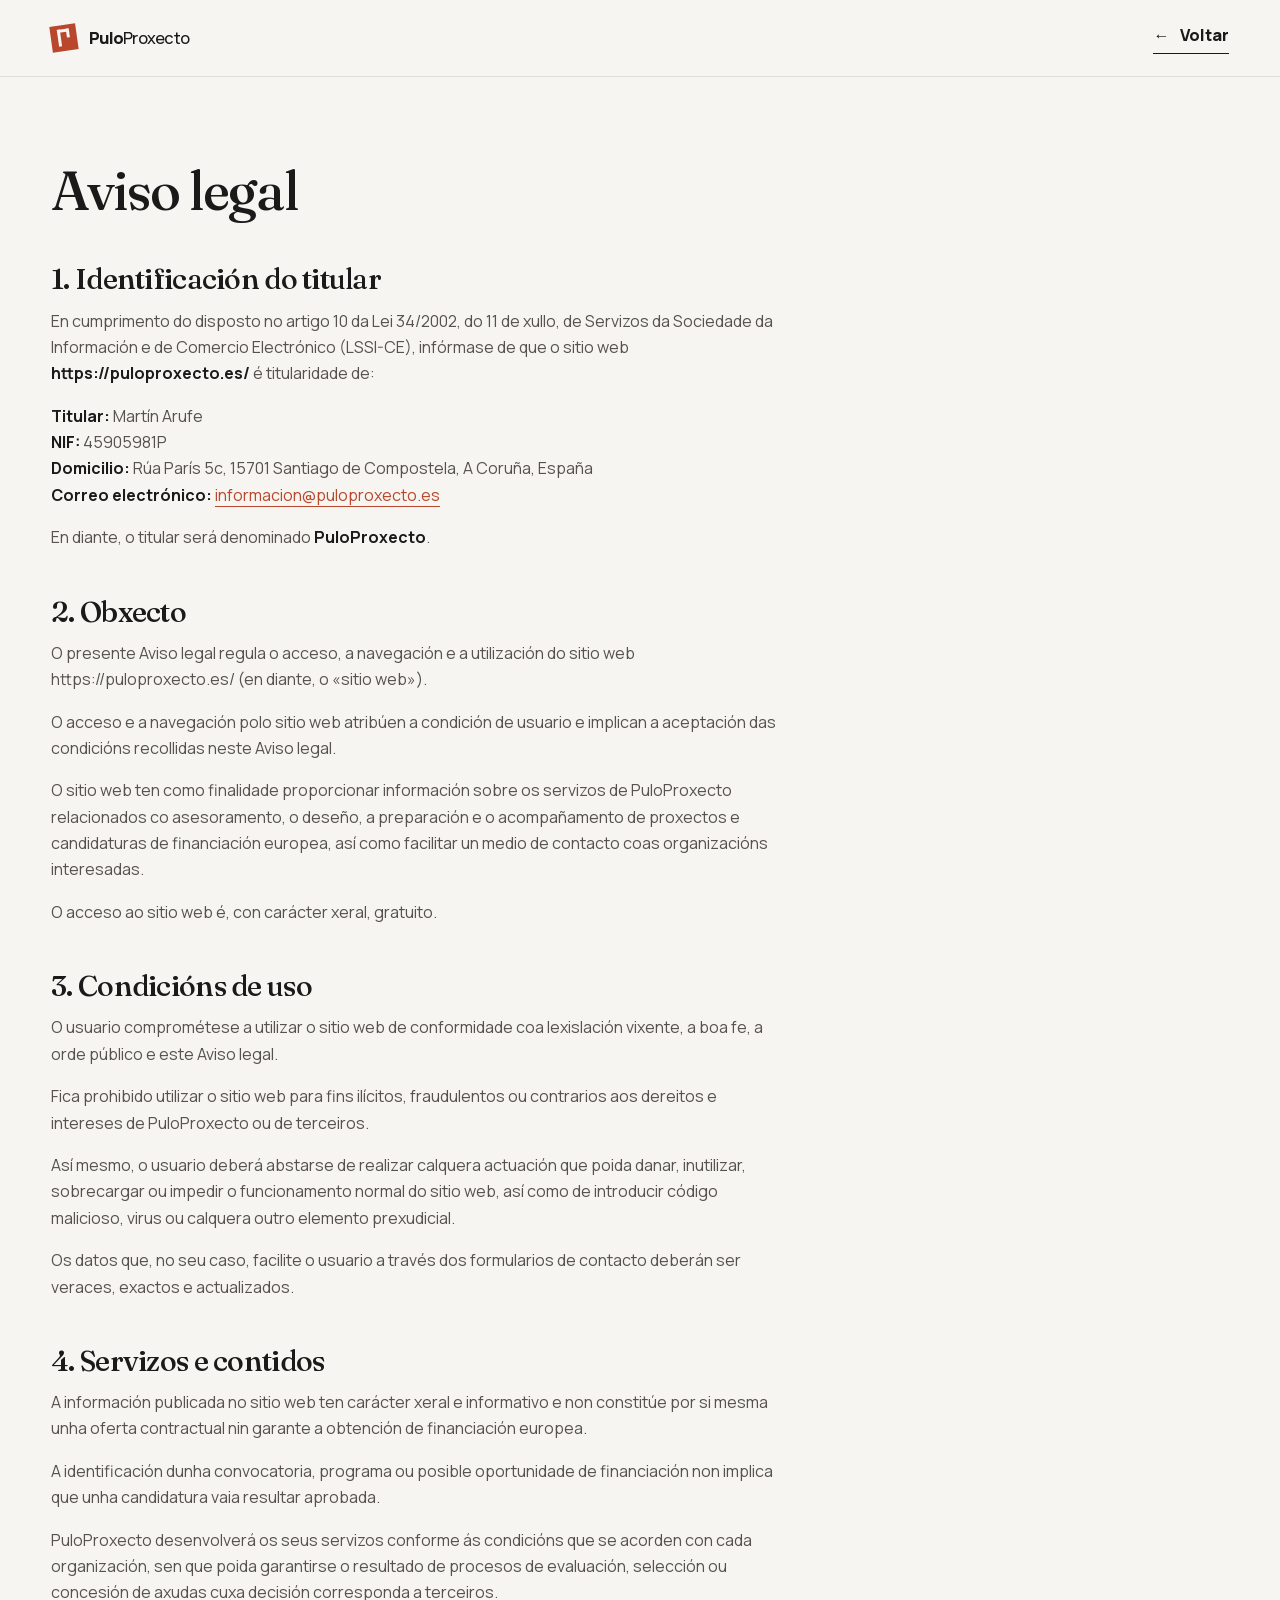
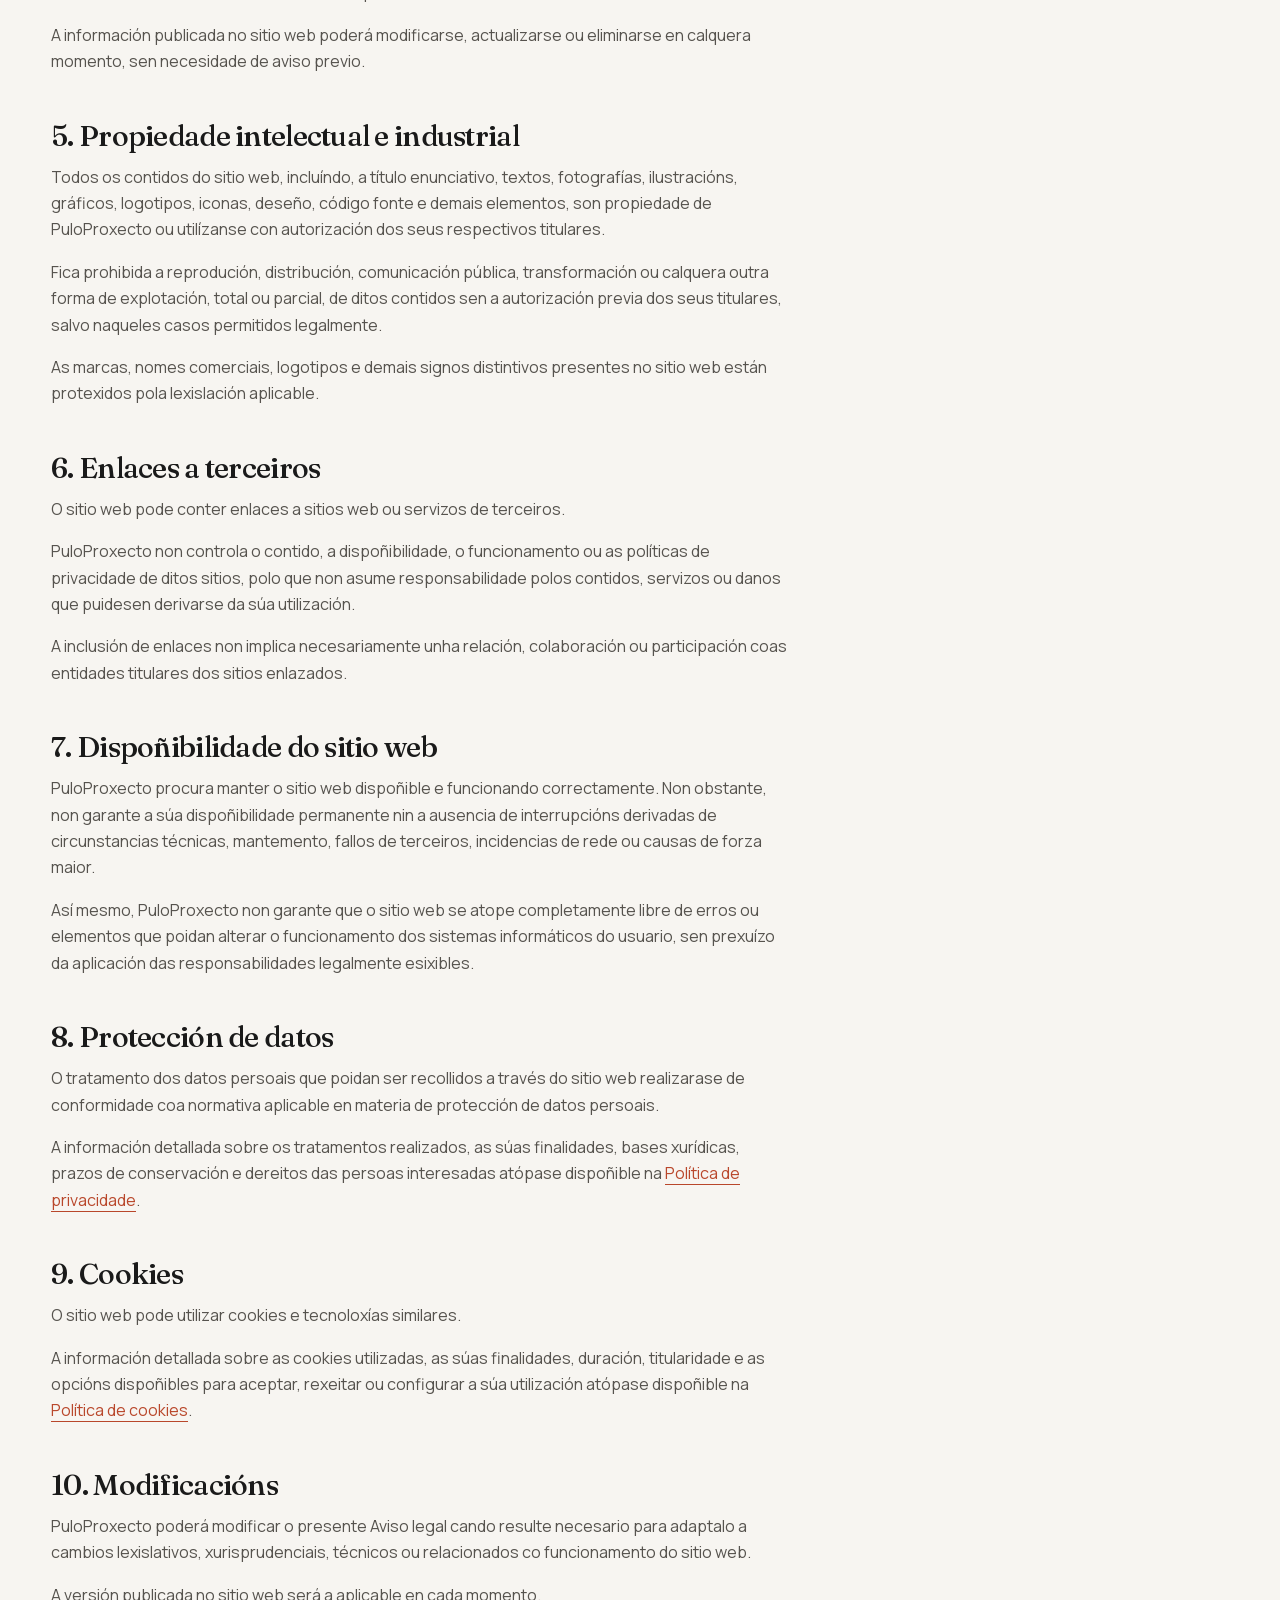
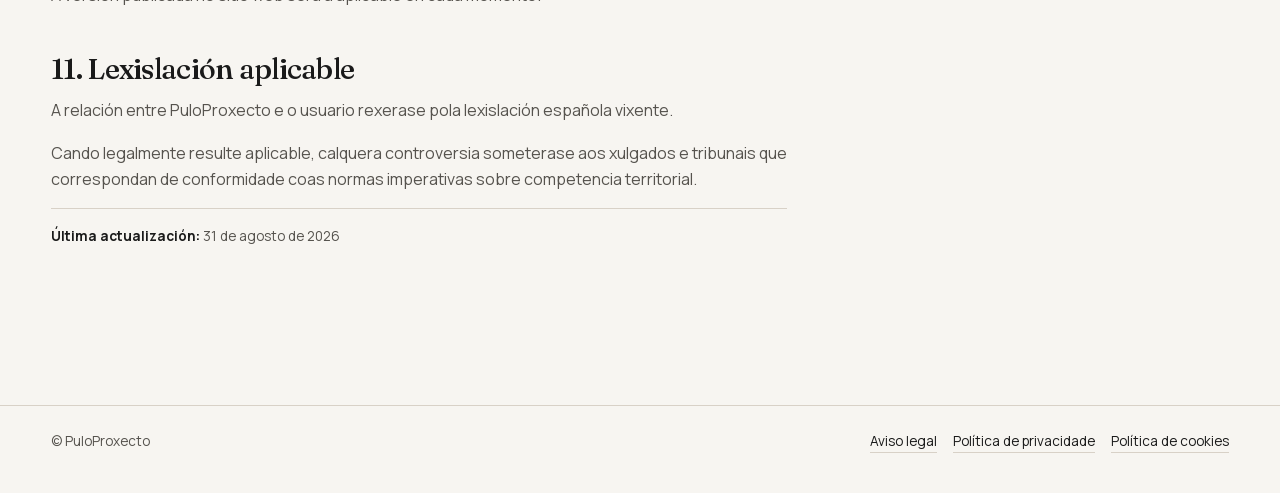
<file: aviso-legal.html>
<!doctype html>
<html lang="gl">
<head>
  <meta charset="utf-8">
  <meta name="viewport" content="width=device-width, initial-scale=1">
  <title>Aviso legal | PuloProxecto</title>
  <meta name="description" content="Aviso legal do sitio web PuloProxecto: identificación do titular, condicións de uso, propiedade intelectual e lexislación aplicable.">
  <meta name="theme-color" content="#f7f5f1">
  <link rel="canonical" href="https://puloproxecto.es/aviso-legal.html">
  <link rel="icon" href="images/logo-pulo-proxecto.svg" type="image/svg+xml">
  <link rel="icon" href="images/logo-pulo-proxecto-250.png" type="image/png" sizes="250x250">
  <link rel="apple-touch-icon" href="images/logo-pulo-proxecto-250.png">
  <link rel="stylesheet" href="style.css">
</head>
<body>
  <a class="skip-link" href="#contido"><span class="lang-gl">Saltar ao contido</span><span class="lang-es" hidden>Saltar al contenido</span></a>

  <header class="site-header is-scrolled">
    <div class="container header-inner">
      <a class="brand" href="index.html" aria-label="PuloProxecto, volver ao inicio">
        <span class="brand-mark" aria-hidden="true"><span></span></span>
        <span class="brand-name">Pulo<span>Proxecto</span></span>
      </a>
      <a class="text-link" href="index.html"><span aria-hidden="true">←</span> <span class="lang-gl">Voltar</span><span class="lang-es" hidden>Volver</span></a>
    </div>
  </header>

  <main id="contido">
    <section class="legal">
      <div class="container">
        <article class="legal-body">
          <!-- GALEGO -->
          <div class="lang-gl" lang="gl">
            <h1>Aviso legal</h1>

            <h2>1. Identificación do titular</h2>
            <p>En cumprimento do disposto no artigo 10 da Lei 34/2002, do 11 de xullo, de Servizos da Sociedade da Información e de Comercio Electrónico (LSSI-CE), infórmase de que o sitio web <strong>https://puloproxecto.es/</strong> é titularidade de:</p>
            <p>
              <strong>Titular:</strong> Martín Arufe<br>
              <strong>NIF:</strong> 45905981P<br>
              <strong>Domicilio:</strong> Rúa París 5c, 15701 Santiago de Compostela, A Coruña, España<br>
              <strong>Correo electrónico:</strong> <a href="mailto:informacion@puloproxecto.es">informacion@puloproxecto.es</a>
            </p>
            <p>En diante, o titular será denominado <strong>PuloProxecto</strong>.</p>

            <h2>2. Obxecto</h2>
            <p>O presente Aviso legal regula o acceso, a navegación e a utilización do sitio web https://puloproxecto.es/ (en diante, o «sitio web»).</p>
            <p>O acceso e a navegación polo sitio web atribúen a condición de usuario e implican a aceptación das condicións recollidas neste Aviso legal.</p>
            <p>O sitio web ten como finalidade proporcionar información sobre os servizos de PuloProxecto relacionados co asesoramento, o deseño, a preparación e o acompañamento de proxectos e candidaturas de financiación europea, así como facilitar un medio de contacto coas organizacións interesadas.</p>
            <p>O acceso ao sitio web é, con carácter xeral, gratuito.</p>

            <h2>3. Condicións de uso</h2>
            <p>O usuario comprométese a utilizar o sitio web de conformidade coa lexislación vixente, a boa fe, a orde público e este Aviso legal.</p>
            <p>Fica prohibido utilizar o sitio web para fins ilícitos, fraudulentos ou contrarios aos dereitos e intereses de PuloProxecto ou de terceiros.</p>
            <p>Así mesmo, o usuario deberá abstarse de realizar calquera actuación que poida danar, inutilizar, sobrecargar ou impedir o funcionamento normal do sitio web, así como de introducir código malicioso, virus ou calquera outro elemento prexudicial.</p>
            <p>Os datos que, no seu caso, facilite o usuario a través dos formularios de contacto deberán ser veraces, exactos e actualizados.</p>

            <h2>4. Servizos e contidos</h2>
            <p>A información publicada no sitio web ten carácter xeral e informativo e non constitúe por si mesma unha oferta contractual nin garante a obtención de financiación europea.</p>
            <p>A identificación dunha convocatoria, programa ou posible oportunidade de financiación non implica que unha candidatura vaia resultar aprobada.</p>
            <p>PuloProxecto desenvolverá os seus servizos conforme ás condicións que se acorden con cada organización, sen que poida garantirse o resultado de procesos de evaluación, selección ou concesión de axudas cuxa decisión corresponda a terceiros.</p>
            <p>A información publicada no sitio web poderá modificarse, actualizarse ou eliminarse en calquera momento, sen necesidade de aviso previo.</p>

            <h2>5. Propiedade intelectual e industrial</h2>
            <p>Todos os contidos do sitio web, incluíndo, a título enunciativo, textos, fotografías, ilustracións, gráficos, logotipos, iconas, deseño, código fonte e demais elementos, son propiedade de PuloProxecto ou utilízanse con autorización dos seus respectivos titulares.</p>
            <p>Fica prohibida a reprodución, distribución, comunicación pública, transformación ou calquera outra forma de explotación, total ou parcial, de ditos contidos sen a autorización previa dos seus titulares, salvo naqueles casos permitidos legalmente.</p>
            <p>As marcas, nomes comerciais, logotipos e demais signos distintivos presentes no sitio web están protexidos pola lexislación aplicable.</p>

            <h2>6. Enlaces a terceiros</h2>
            <p>O sitio web pode conter enlaces a sitios web ou servizos de terceiros.</p>
            <p>PuloProxecto non controla o contido, a dispoñibilidade, o funcionamento ou as políticas de privacidade de ditos sitios, polo que non asume responsabilidade polos contidos, servizos ou danos que puidesen derivarse da súa utilización.</p>
            <p>A inclusión de enlaces non implica necesariamente unha relación, colaboración ou participación coas entidades titulares dos sitios enlazados.</p>

            <h2>7. Dispoñibilidade do sitio web</h2>
            <p>PuloProxecto procura manter o sitio web dispoñible e funcionando correctamente. Non obstante, non garante a súa dispoñibilidade permanente nin a ausencia de interrupcións derivadas de circunstancias técnicas, mantemento, fallos de terceiros, incidencias de rede ou causas de forza maior.</p>
            <p>Así mesmo, PuloProxecto non garante que o sitio web se atope completamente libre de erros ou elementos que poidan alterar o funcionamento dos sistemas informáticos do usuario, sen prexuízo da aplicación das responsabilidades legalmente esixibles.</p>

            <h2>8. Protección de datos</h2>
            <p>O tratamento dos datos persoais que poidan ser recollidos a través do sitio web realizarase de conformidade coa normativa aplicable en materia de protección de datos persoais.</p>
            <p>A información detallada sobre os tratamentos realizados, as súas finalidades, bases xurídicas, prazos de conservación e dereitos das persoas interesadas atópase dispoñible na <a href="politica-de-privacidade.html">Política de privacidade</a>.</p>

            <h2>9. Cookies</h2>
            <p>O sitio web pode utilizar cookies e tecnoloxías similares.</p>
            <p>A información detallada sobre as cookies utilizadas, as súas finalidades, duración, titularidade e as opcións dispoñibles para aceptar, rexeitar ou configurar a súa utilización atópase dispoñible na <a href="politica-de-cookies.html">Política de cookies</a>.</p>

            <h2>10. Modificacións</h2>
            <p>PuloProxecto poderá modificar o presente Aviso legal cando resulte necesario para adaptalo a cambios lexislativos, xurisprudenciais, técnicos ou relacionados co funcionamento do sitio web.</p>
            <p>A versión publicada no sitio web será a aplicable en cada momento.</p>

            <h2>11. Lexislación aplicable</h2>
            <p>A relación entre PuloProxecto e o usuario rexerase pola lexislación española vixente.</p>
            <p>Cando legalmente resulte aplicable, calquera controversia someterase aos xulgados e tribunais que correspondan de conformidade coas normas imperativas sobre competencia territorial.</p>

            <p class="legal-update"><strong>Última actualización:</strong> 31 de agosto de 2026</p>
          </div>

          <!-- CASTELLANO -->
          <div class="lang-es" lang="es" hidden data-title-es="Aviso legal | PuloProxecto">
            <h1>Aviso legal</h1>

            <h2>1. Identificación del titular</h2>
            <p>En cumplimiento de lo dispuesto en el artículo 10 de la Ley 34/2002, de 11 de julio, de Servicios de la Sociedad de la Información y de Comercio Electrónico (LSSI-CE), se informa de que el sitio web <strong>https://puloproxecto.es/</strong> es titularidad de:</p>
            <p>
              <strong>Titular:</strong> Martín Arufe<br>
              <strong>NIF:</strong> 45905981P<br>
              <strong>Domicilio:</strong> Rúa París 5c, 15701 Santiago de Compostela, A Coruña, España<br>
              <strong>Correo electrónico:</strong> <a href="mailto:informacion@puloproxecto.es">informacion@puloproxecto.es</a>
            </p>
            <p>En adelante, el titular será denominado <strong>PuloProxecto</strong>.</p>

            <h2>2. Objeto</h2>
            <p>El presente Aviso legal regula el acceso, la navegación y la utilización del sitio web https://puloproxecto.es/ (en adelante, el «sitio web»).</p>
            <p>El acceso y la navegación por el sitio web atribuyen la condición de usuario e implican la aceptación de las condiciones recogidas en este Aviso legal.</p>
            <p>El sitio web tiene como finalidad proporcionar información sobre los servicios de PuloProxecto relacionados con el asesoramiento, el diseño, la preparación y el acompañamiento de proyectos y candidaturas de financiación europea, así como facilitar un medio de contacto con las organizaciones interesadas.</p>
            <p>El acceso al sitio web es, con carácter general, gratuito.</p>

            <h2>3. Condiciones de uso</h2>
            <p>El usuario se compromete a utilizar el sitio web de conformidad con la legislación vigente, la buena fe, el orden público y este Aviso legal.</p>
            <p>Queda prohibido utilizar el sitio web para fines ilícitos, fraudulentos o contrarios a los derechos e intereses de PuloProxecto o de terceros.</p>
            <p>Asimismo, el usuario deberá abstenerse de realizar cualquier actuación que pueda dañar, inutilizar, sobrecargar o impedir el normal funcionamiento del sitio web, así como de introducir código malicioso, virus o cualquier otro elemento perjudicial.</p>
            <p>Los datos que, en su caso, facilite el usuario a través de los formularios de contacto deberán ser veraces, exactos y actualizados.</p>

            <h2>4. Servicios y contenidos</h2>
            <p>La información publicada en el sitio web tiene carácter general e informativo y no constituye por sí misma una oferta contractual ni garantiza la obtención de financiación europea.</p>
            <p>La identificación de una convocatoria, programa o posible oportunidad de financiación no implica que una candidatura vaya a resultar aprobada.</p>
            <p>PuloProxecto desarrollará sus servicios conforme a las condiciones que se acuerden con cada organización, sin que pueda garantizarse el resultado de procesos de evaluación, selección o concesión de ayudas cuya decisión corresponda a terceros.</p>
            <p>La información publicada en el sitio web podrá modificarse, actualizarse o eliminarse en cualquier momento, sin necesidad de previo aviso.</p>

            <h2>5. Propiedad intelectual e industrial</h2>
            <p>Todos los contenidos del sitio web, incluyendo, a título enunciativo, textos, fotografías, ilustraciones, gráficos, logotipos, iconas, diseño, código fuente y demás elementos, son propiedad de PuloProxecto o se utilizan con autorización de sus respectivos titulares.</p>
            <p>Queda prohibida la reproducción, distribución, comunicación pública, transformación o cualquier otra forma de explotación, total o parcial, de dichos contenidos sin la autorización previa de sus titulares, salvo en aquellos casos permitidos legalmente.</p>
            <p>Las marcas, nombres comerciales, logotipos y demás signos distintivos presentes en el sitio web están protegidos por la legislación aplicable.</p>

            <h2>6. Enlaces a terceros</h2>
            <p>El sitio web puede contener enlaces a sitios web o servicios de terceros.</p>
            <p>PuloProxecto no controla el contenido, la disponibilidad, el funcionamiento o las políticas de privacidad de dichos sitios, por lo que no asume responsabilidad por los contenidos, servicios o daños que pudieran derivarse de su utilización.</p>
            <p>La inclusión de enlaces no implica necesariamente una relación, colaboración o participación con las entidades titulares de los sitios enlazados.</p>

            <h2>7. Disponibilidad del sitio web</h2>
            <p>PuloProxecto procura mantener el sitio web disponible y funcionando correctamente. No obstante, no garantiza su disponibilidad permanente ni la ausencia de interrupciones derivadas de circunstancias técnicas, mantenimiento, fallos de terceros, incidencias de red o causas de fuerza mayor.</p>
            <p>Asimismo, PuloProxecto no garantiza que el sitio web se encuentre completamente libre de errores o elementos que puedan alterar el funcionamiento de los sistemas informáticos del usuario, sin perjuicio de la aplicación de las responsabilidades legalmente exigibles.</p>

            <h2>8. Protección de datos</h2>
            <p>El tratamiento de los datos personales que puedan ser recabados a través del sitio web se realizará de conformidad con la normativa aplicable en materia de protección de datos personales.</p>
            <p>La información detallada sobre los tratamientos realizados, sus finalidades, bases jurídicas, plazos de conservación y derechos de las personas interesadas se encuentra disponible en la <a href="politica-de-privacidade.html">Política de privacidad</a>.</p>

            <h2>9. Cookies</h2>
            <p>El sitio web puede utilizar cookies y tecnologías similares.</p>
            <p>La información detallada sobre las cookies utilizadas, sus finalidades, duración, titularidad y las opciones disponibles para aceptar, rechazar o configurar su utilización se encuentra disponible en la <a href="politica-de-cookies.html">Política de cookies</a>.</p>

            <h2>10. Modificaciones</h2>
            <p>PuloProxecto podrá modificar el presente Aviso legal cuando resulte necesario para adaptarlo a cambios legislativos, jurisprudenciales, técnicos o relacionados con el funcionamiento del sitio web.</p>
            <p>La versión publicada en el sitio web será la aplicable en cada momento.</p>

            <h2>11. Legislación aplicable</h2>
            <p>La relación entre PuloProxecto y el usuario se regirá por la legislación española vigente.</p>
            <p>Cuando legalmente resulte aplicable, cualquier controversia se someterá a los juzgados y tribunales que correspondan de conformidad con las normas imperativas sobre competencia territorial.</p>

            <p class="legal-update"><strong>Última actualización:</strong> 31 de agosto de 2026</p>
          </div>
        </article>
      </div>
    </section>
  </main>

  <footer class="legal-footer">
    <div class="container">
      <span>© PuloProxecto</span>
      <nav aria-label="Información legal">
        <a href="aviso-legal.html"><span class="lang-gl">Aviso legal</span><span class="lang-es" hidden>Aviso legal</span></a>
        <a href="politica-de-privacidade.html"><span class="lang-gl">Política de privacidade</span><span class="lang-es" hidden>Política de privacidad</span></a>
        <a href="politica-de-cookies.html"><span class="lang-gl">Política de cookies</span><span class="lang-es" hidden>Política de cookies</span></a>
      </nav>
    </div>
  </footer>

  <script>
    (function () {
      var lang = "gl";
      try {
        if (window.localStorage.getItem("pp-lang") === "es") lang = "es";
      } catch (error) { /* almacenamento non dispoñible */ }
      var es = lang === "es";
      document.documentElement.lang = es ? "es" : "gl";
      document.querySelectorAll(".lang-gl").forEach(function (el) { el.hidden = es; });
      document.querySelectorAll(".lang-es").forEach(function (el) { el.hidden = !es; });
      if (es) {
        var esTitle = document.querySelector("[data-title-es]");
        if (esTitle) document.title = esTitle.getAttribute("data-title-es");
      }
    })();
  </script>
</body>
</html>
</file>
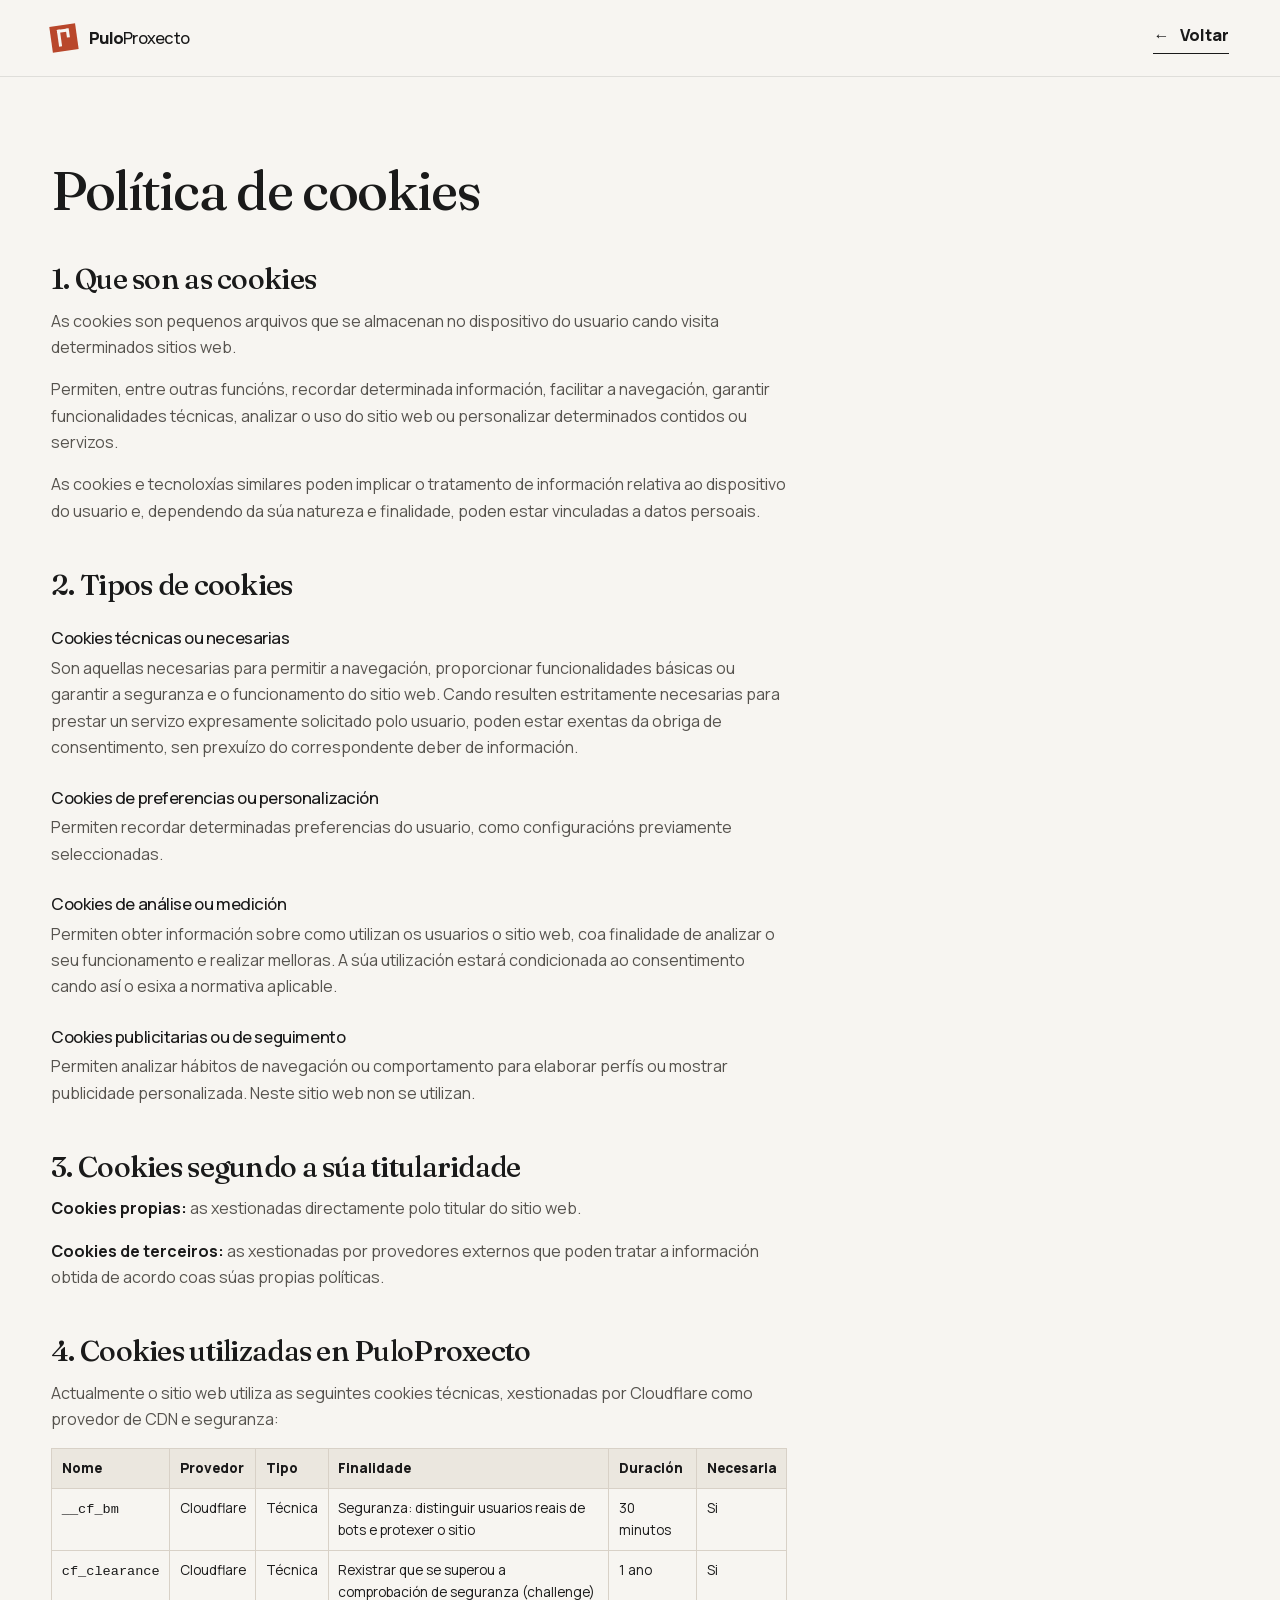
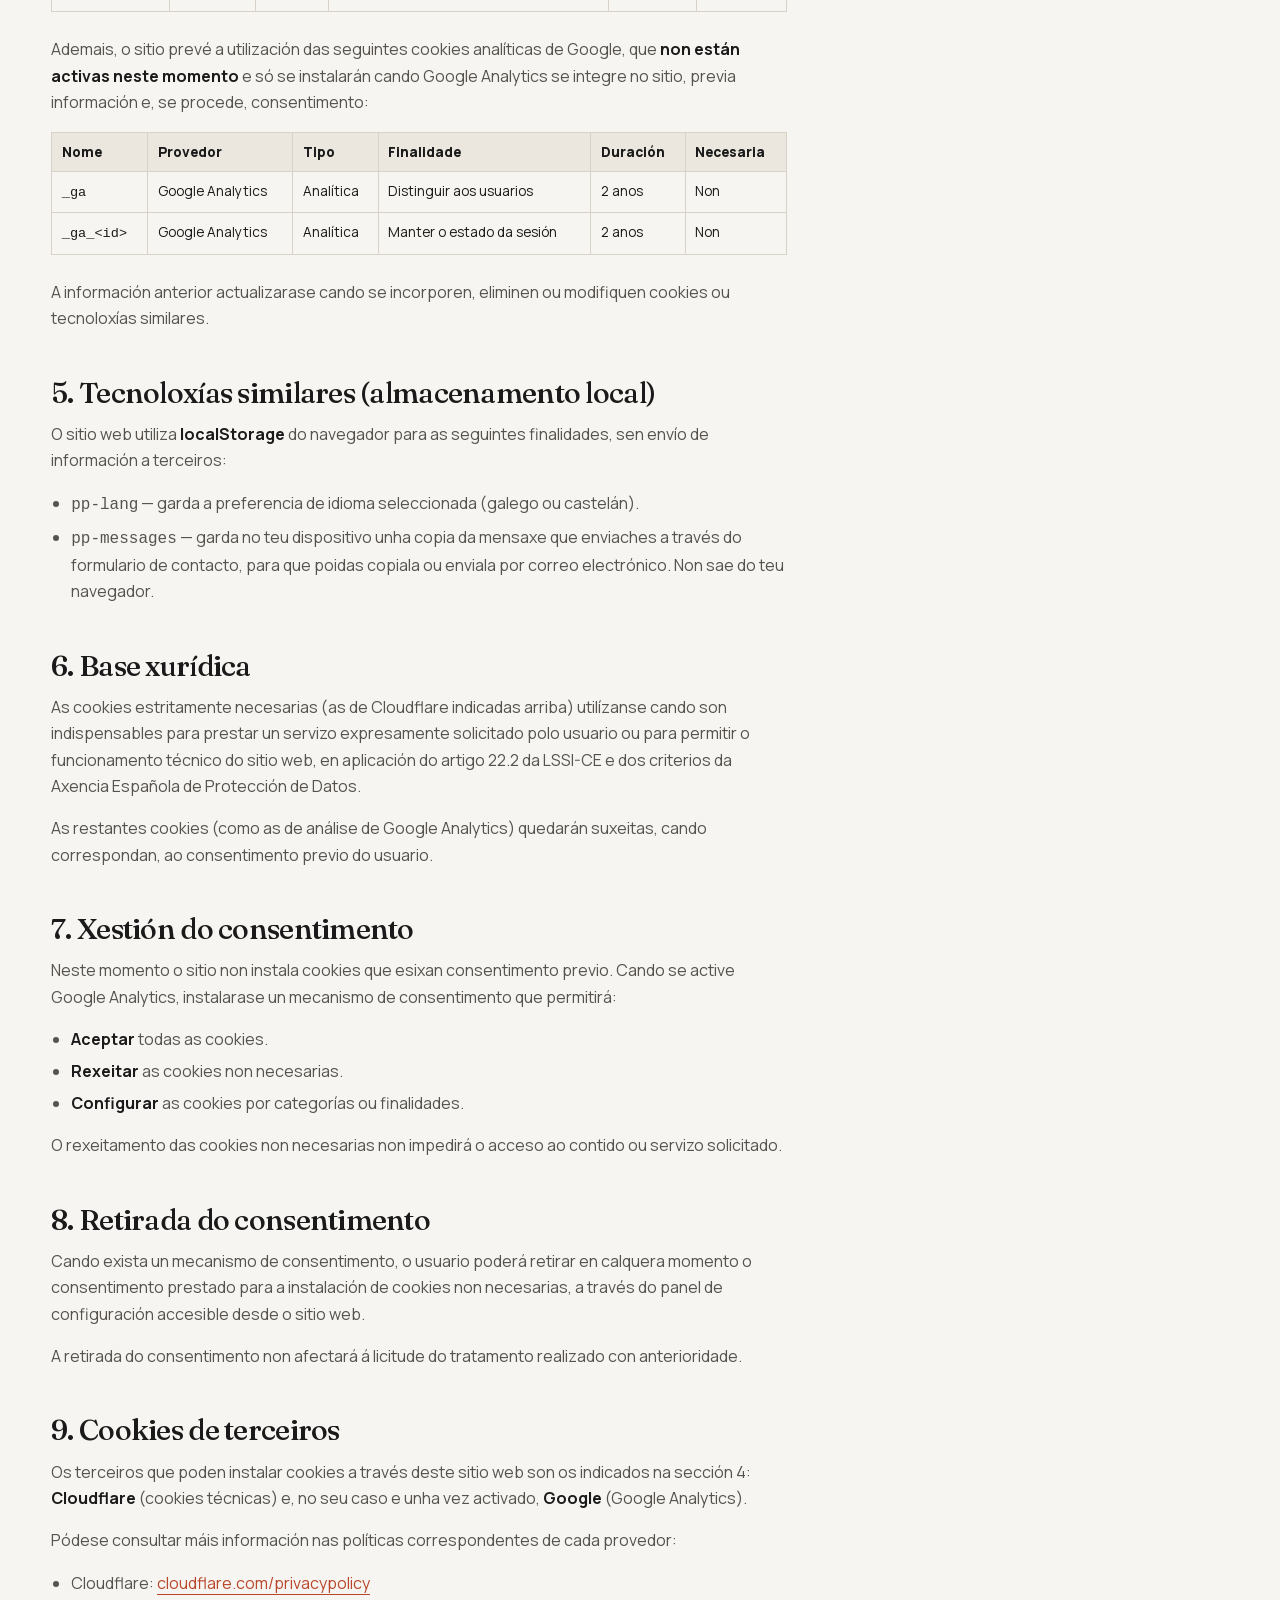
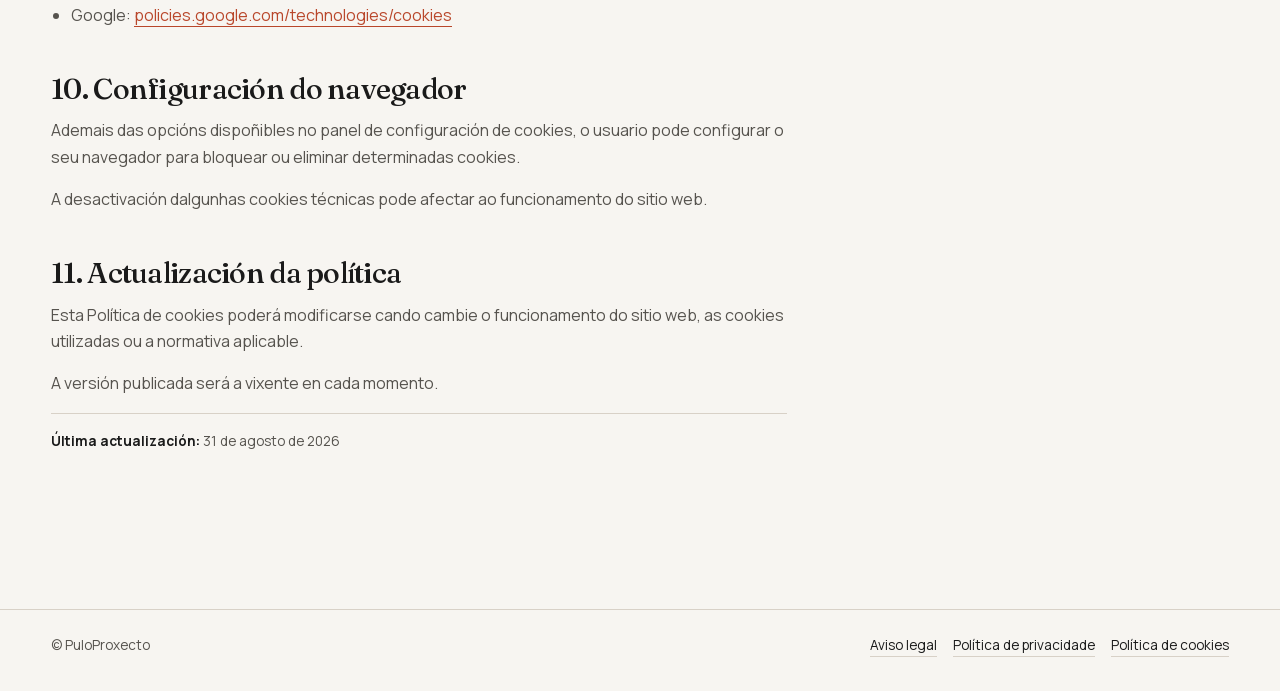
<file: politica-de-cookies.html>
<!doctype html>
<html lang="gl">
<head>
  <meta charset="utf-8">
  <meta name="viewport" content="width=device-width, initial-scale=1">
  <title>Política de cookies | PuloProxecto</title>
  <meta name="description" content="Política de cookies de PuloProxecto: cookies técnicas de Cloudflare, cookies analíticas de Google Analytics e tecnoloxías similares utilizadas no sitio web.">
  <meta name="theme-color" content="#f7f5f1">
  <link rel="canonical" href="https://puloproxecto.es/politica-de-cookies.html">
  <link rel="icon" href="images/logo-pulo-proxecto.svg" type="image/svg+xml">
  <link rel="icon" href="images/logo-pulo-proxecto-250.png" type="image/png" sizes="250x250">
  <link rel="apple-touch-icon" href="images/logo-pulo-proxecto-250.png">
  <link rel="stylesheet" href="style.css">
</head>
<body>
  <a class="skip-link" href="#contido"><span class="lang-gl">Saltar ao contido</span><span class="lang-es" hidden>Saltar al contenido</span></a>

  <header class="site-header is-scrolled">
    <div class="container header-inner">
      <a class="brand" href="index.html" aria-label="PuloProxecto, volver ao inicio">
        <span class="brand-mark" aria-hidden="true"><span></span></span>
        <span class="brand-name">Pulo<span>Proxecto</span></span>
      </a>
      <a class="text-link" href="index.html"><span aria-hidden="true">←</span> <span class="lang-gl">Voltar</span><span class="lang-es" hidden>Volver</span></a>
    </div>
  </header>

  <main id="contido">
    <section class="legal">
      <div class="container">
        <article class="legal-body">
          <!-- GALEGO -->
          <div class="lang-gl" lang="gl">
            <h1>Política de cookies</h1>

            <h2>1. Que son as cookies</h2>
            <p>As cookies son pequenos arquivos que se almacenan no dispositivo do usuario cando visita determinados sitios web.</p>
            <p>Permiten, entre outras funcións, recordar determinada información, facilitar a navegación, garantir funcionalidades técnicas, analizar o uso do sitio web ou personalizar determinados contidos ou servizos.</p>
            <p>As cookies e tecnoloxías similares poden implicar o tratamento de información relativa ao dispositivo do usuario e, dependendo da súa natureza e finalidade, poden estar vinculadas a datos persoais.</p>

            <h2>2. Tipos de cookies</h2>

            <h3>Cookies técnicas ou necesarias</h3>
            <p>Son aquellas necesarias para permitir a navegación, proporcionar funcionalidades básicas ou garantir a seguranza e o funcionamento do sitio web. Cando resulten estritamente necesarias para prestar un servizo expresamente solicitado polo usuario, poden estar exentas da obriga de consentimento, sen prexuízo do correspondente deber de información.</p>

            <h3>Cookies de preferencias ou personalización</h3>
            <p>Permiten recordar determinadas preferencias do usuario, como configuracións previamente seleccionadas.</p>

            <h3>Cookies de análise ou medición</h3>
            <p>Permiten obter información sobre como utilizan os usuarios o sitio web, coa finalidade de analizar o seu funcionamento e realizar melloras. A súa utilización estará condicionada ao consentimento cando así o esixa a normativa aplicable.</p>

            <h3>Cookies publicitarias ou de seguimento</h3>
            <p>Permiten analizar hábitos de navegación ou comportamento para elaborar perfís ou mostrar publicidade personalizada. Neste sitio web non se utilizan.</p>

            <h2>3. Cookies segundo a súa titularidade</h2>
            <p><strong>Cookies propias:</strong> as xestionadas directamente polo titular do sitio web.</p>
            <p><strong>Cookies de terceiros:</strong> as xestionadas por provedores externos que poden tratar a información obtida de acordo coas súas propias políticas.</p>

            <h2>4. Cookies utilizadas en PuloProxecto</h2>
            <p>Actualmente o sitio web utiliza as seguintes cookies técnicas, xestionadas por Cloudflare como provedor de CDN e seguranza:</p>

            <table>
              <thead>
                <tr><th>Nome</th><th>Provedor</th><th>Tipo</th><th>Finalidade</th><th>Duración</th><th>Necesaria</th></tr>
              </thead>
              <tbody>
                <tr><td><code>__cf_bm</code></td><td>Cloudflare</td><td>Técnica</td><td>Seguranza: distinguir usuarios reais de bots e protexer o sitio</td><td>30 minutos</td><td>Si</td></tr>
                <tr><td><code>cf_clearance</code></td><td>Cloudflare</td><td>Técnica</td><td>Rexistrar que se superou a comprobación de seguranza (challenge)</td><td>1 ano</td><td>Si</td></tr>
              </tbody>
            </table>

            <p>Ademais, o sitio prevé a utilización das seguintes cookies analíticas de Google, que <strong>non están activas neste momento</strong> e só se instalarán cando Google Analytics se integre no sitio, previa información e, se procede, consentimento:</p>

            <table>
              <thead>
                <tr><th>Nome</th><th>Provedor</th><th>Tipo</th><th>Finalidade</th><th>Duración</th><th>Necesaria</th></tr>
              </thead>
              <tbody>
                <tr><td><code>_ga</code></td><td>Google Analytics</td><td>Analítica</td><td>Distinguir aos usuarios</td><td>2 anos</td><td>Non</td></tr>
                <tr><td><code>_ga_&lt;id&gt;</code></td><td>Google Analytics</td><td>Analítica</td><td>Manter o estado da sesión</td><td>2 anos</td><td>Non</td></tr>
              </tbody>
            </table>

            <p>A información anterior actualizarase cando se incorporen, eliminen ou modifiquen cookies ou tecnoloxías similares.</p>

            <h2>5. Tecnoloxías similares (almacenamento local)</h2>
            <p>O sitio web utiliza <strong>localStorage</strong> do navegador para as seguintes finalidades, sen envío de información a terceiros:</p>
            <ul>
              <li><code>pp-lang</code> — garda a preferencia de idioma seleccionada (galego ou castelán).</li>
              <li><code>pp-messages</code> — garda no teu dispositivo unha copia da mensaxe que enviaches a través do formulario de contacto, para que poidas copiala ou enviala por correo electrónico. Non sae do teu navegador.</li>
            </ul>

            <h2>6. Base xurídica</h2>
            <p>As cookies estritamente necesarias (as de Cloudflare indicadas arriba) utilízanse cando son indispensables para prestar un servizo expresamente solicitado polo usuario ou para permitir o funcionamento técnico do sitio web, en aplicación do artigo 22.2 da LSSI-CE e dos criterios da Axencia Española de Protección de Datos.</p>
            <p>As restantes cookies (como as de análise de Google Analytics) quedarán suxeitas, cando correspondan, ao consentimento previo do usuario.</p>

            <h2>7. Xestión do consentimento</h2>
            <p>Neste momento o sitio non instala cookies que esixan consentimento previo. Cando se active Google Analytics, instalarase un mecanismo de consentimento que permitirá:</p>
            <ul>
              <li><strong>Aceptar</strong> todas as cookies.</li>
              <li><strong>Rexeitar</strong> as cookies non necesarias.</li>
              <li><strong>Configurar</strong> as cookies por categorías ou finalidades.</li>
            </ul>
            <p>O rexeitamento das cookies non necesarias non impedirá o acceso ao contido ou servizo solicitado.</p>

            <h2>8. Retirada do consentimento</h2>
            <p>Cando exista un mecanismo de consentimento, o usuario poderá retirar en calquera momento o consentimento prestado para a instalación de cookies non necesarias, a través do panel de configuración accesible desde o sitio web.</p>
            <p>A retirada do consentimento non afectará á licitude do tratamento realizado con anterioridade.</p>

            <h2>9. Cookies de terceiros</h2>
            <p>Os terceiros que poden instalar cookies a través deste sitio web son os indicados na sección 4: <strong>Cloudflare</strong> (cookies técnicas) e, no seu caso e unha vez activado, <strong>Google</strong> (Google Analytics).</p>
            <p>Pódese consultar máis información nas políticas correspondentes de cada provedor:</p>
            <ul>
              <li>Cloudflare: <a href="https://www.cloudflare.com/privacypolicy/" rel="noopener" target="_blank">cloudflare.com/privacypolicy</a></li>
              <li>Google: <a href="https://policies.google.com/technologies/cookies?hl=gl" rel="noopener" target="_blank">policies.google.com/technologies/cookies</a></li>
            </ul>

            <h2>10. Configuración do navegador</h2>
            <p>Ademais das opcións dispoñibles no panel de configuración de cookies, o usuario pode configurar o seu navegador para bloquear ou eliminar determinadas cookies.</p>
            <p>A desactivación dalgunhas cookies técnicas pode afectar ao funcionamento do sitio web.</p>

            <h2>11. Actualización da política</h2>
            <p>Esta Política de cookies poderá modificarse cando cambie o funcionamento do sitio web, as cookies utilizadas ou a normativa aplicable.</p>
            <p>A versión publicada será a vixente en cada momento.</p>

            <p class="legal-update"><strong>Última actualización:</strong> 31 de agosto de 2026</p>
          </div>

          <!-- CASTELLANO -->
          <div class="lang-es" lang="es" hidden data-title-es="Política de cookies | PuloProxecto">
            <h1>Política de cookies</h1>

            <h2>1. ¿Qué son las cookies?</h2>
            <p>Las cookies son pequeños archivos que se almacenan en el dispositivo del usuario cuando visita determinados sitios web.</p>
            <p>Permiten, entre otras funciones, recordar determinada información, facilitar la navegación, garantizar funcionalidades técnicas, analizar el uso del sitio web o personalizar determinados contenidos o servicios.</p>
            <p>Las cookies y tecnologías similares pueden implicar el tratamiento de información relativa al dispositivo del usuario y, dependiendo de su naturaleza y finalidad, pueden estar vinculadas a datos personales.</p>

            <h2>2. Tipos de cookies</h2>

            <h3>Cookies técnicas o necesarias</h3>
            <p>Son aquellas necesarias para permitir la navegación, proporcionar funcionalidades básicas o garantizar la seguridad y el funcionamiento del sitio web. Cuando resulten estrictamente necesarias para prestar un servicio expresamente solicitado por el usuario, podrán estar exentas de la obligación de consentimiento, sin perjuicio del correspondiente deber de información.</p>

            <h3>Cookies de preferencias o personalización</h3>
            <p>Permiten recordar determinadas preferencias del usuario, como configuraciones previamente seleccionadas.</p>

            <h3>Cookies de análisis o medición</h3>
            <p>Permiten obtener información sobre cómo utilizan los usuarios el sitio web, con la finalidad de analizar su funcionamiento y realizar mejoras. Su utilización estará condicionada al consentimiento cuando así lo exija la normativa aplicable.</p>

            <h3>Cookies publicitarias o de seguimiento</h3>
            <p>Permiten analizar hábitos de navegación o comportamiento para elaborar perfiles o mostrar publicidad personalizada. En este sitio web no se utilizan.</p>

            <h2>3. Cookies según su titularidad</h2>
            <p><strong>Cookies propias:</strong> las gestionadas directamente por el titular del sitio web.</p>
            <p><strong>Cookies de terceros:</strong> las gestionadas por proveedores externos que pueden tratar la información obtenida de acuerdo con sus propias políticas.</p>

            <h2>4. Cookies utilizadas en PuloProxecto</h2>
            <p>Actualmente el sitio web utiliza las siguientes cookies técnicas, gestionadas por Cloudflare como proveedor de CDN y seguridad:</p>

            <table>
              <thead>
                <tr><th>Nombre</th><th>Proveedor</th><th>Tipo</th><th>Finalidad</th><th>Duración</th><th>Necesaria</th></tr>
              </thead>
              <tbody>
                <tr><td><code>__cf_bm</code></td><td>Cloudflare</td><td>Técnica</td><td>Seguridad: distinguir usuarios reales de bots y proteger el sitio</td><td>30 minutos</td><td>Sí</td></tr>
                <tr><td><code>cf_clearance</code></td><td>Cloudflare</td><td>Técnica</td><td>Registrar que se superó la comprobación de seguridad (challenge)</td><td>1 año</td><td>Sí</td></tr>
              </tbody>
            </table>

            <p>Además, el sitio prevé la utilización de las siguientes cookies analíticas de Google, que <strong>no están activas en este momento</strong> y solo se instalarán cuando Google Analytics se integre en el sitio, previa información y, si procede, consentimiento:</p>

            <table>
              <thead>
                <tr><th>Nombre</th><th>Proveedor</th><th>Tipo</th><th>Finalidad</th><th>Duración</th><th>Necesaria</th></tr>
              </thead>
              <tbody>
                <tr><td><code>_ga</code></td><td>Google Analytics</td><td>Analítica</td><td>Distinguir a los usuarios</td><td>2 años</td><td>No</td></tr>
                <tr><td><code>_ga_&lt;id&gt;</code></td><td>Google Analytics</td><td>Analítica</td><td>Mantener el estado de la sesión</td><td>2 años</td><td>No</td></tr>
              </tbody>
            </table>

            <p>La información anterior se actualizará cuando se incorporen, eliminen o modifiquen cookies o tecnologías similares.</p>

            <h2>5. Tecnologías similares (almacenamiento local)</h2>
            <p>El sitio web utiliza <strong>localStorage</strong> del navegador para las siguientes finalidades, sin envío de información a terceros:</p>
            <ul>
              <li><code>pp-lang</code> — guarda la preferencia de idioma seleccionada (gallego o castellano).</li>
              <li><code>pp-messages</code> — guarda en tu dispositivo una copia del mensaje que enviaste a través del formulario de contacto, para que puedas copiarla o enviarla por correo electrónico. No sale de tu navegador.</li>
            </ul>

            <h2>6. Base jurídica</h2>
            <p>Las cookies estrictamente necesarias (las de Cloudflare indicadas arriba) se utilizan cuando son indispensables para prestar un servicio expresamente solicitado por el usuario o para permitir el funcionamiento técnico del sitio web, en aplicación del artículo 22.2 de la LSSI-CE y de los criterios de la Agencia Española de Protección de Datos.</p>
            <p>Las restantes cookies (como las de análisis de Google Analytics) estarán sujetas, cuando corresponda, al consentimiento previo del usuario.</p>

            <h2>7. Gestión del consentimiento</h2>
            <p>En este momento el sitio no instala cookies que exijan consentimiento previo. Cuando se active Google Analytics, se instalará un mecanismo de consentimiento que permitirá:</p>
            <ul>
              <li><strong>Aceptar</strong> todas las cookies.</li>
              <li><strong>Rechazar</strong> las cookies no necesarias.</li>
              <li><strong>Configurar</strong> las cookies por categorías o finalidades.</li>
            </ul>
            <p>El rechazo de las cookies no necesarias no impedirá el acceso al contenido o servicio solicitado.</p>

            <h2>8. Retirada del consentimiento</h2>
            <p>Cuando exista un mecanismo de consentimiento, el usuario podrá retirar en cualquier momento el consentimiento prestado para la instalación de cookies no necesarias, a través del panel de configuración accesible desde el sitio web.</p>
            <p>La retirada del consentimiento no afectará a la licitud del tratamiento realizado con anterioridad.</p>

            <h2>9. Cookies de terceros</h2>
            <p>Los terceros que pueden instalar cookies a través de este sitio web son los indicados en la sección 4: <strong>Cloudflare</strong> (cookies técnicas) y, en su caso y una vez activado, <strong>Google</strong> (Google Analytics).</p>
            <p>Puede consultarse más información en las políticas correspondientes de cada proveedor:</p>
            <ul>
              <li>Cloudflare: <a href="https://www.cloudflare.com/privacypolicy/" rel="noopener" target="_blank">cloudflare.com/privacypolicy</a></li>
              <li>Google: <a href="https://policies.google.com/technologies/cookies?hl=es" rel="noopener" target="_blank">policies.google.com/technologies/cookies</a></li>
            </ul>

            <h2>10. Configuración del navegador</h2>
            <p>Además de las opciones disponibles en el panel de configuración de cookies, el usuario puede configurar su navegador para bloquear o eliminar determinadas cookies.</p>
            <p>La desactivación de algunas cookies técnicas puede afectar al funcionamiento del sitio web.</p>

            <h2>11. Actualización de la política</h2>
            <p>Esta Política de cookies podrá modificarse cuando cambie el funcionamiento del sitio web, las cookies utilizadas o la normativa aplicable.</p>
            <p>La versión publicada será la vigente en cada momento.</p>

            <p class="legal-update"><strong>Última actualización:</strong> 31 de agosto de 2026</p>
          </div>
        </article>
      </div>
    </section>
  </main>

  <footer class="legal-footer">
    <div class="container">
      <span>© PuloProxecto</span>
      <nav aria-label="Información legal">
        <a href="aviso-legal.html"><span class="lang-gl">Aviso legal</span><span class="lang-es" hidden>Aviso legal</span></a>
        <a href="politica-de-privacidade.html"><span class="lang-gl">Política de privacidade</span><span class="lang-es" hidden>Política de privacidad</span></a>
        <a href="politica-de-cookies.html"><span class="lang-gl">Política de cookies</span><span class="lang-es" hidden>Política de cookies</span></a>
      </nav>
    </div>
  </footer>

  <script>
    (function () {
      var lang = "gl";
      try {
        if (window.localStorage.getItem("pp-lang") === "es") lang = "es";
      } catch (error) { /* almacenamento non dispoñible */ }
      var es = lang === "es";
      document.documentElement.lang = es ? "es" : "gl";
      document.querySelectorAll(".lang-gl").forEach(function (el) { el.hidden = es; });
      document.querySelectorAll(".lang-es").forEach(function (el) { el.hidden = !es; });
      if (es) {
        var esTitle = document.querySelector("[data-title-es]");
        if (esTitle) document.title = esTitle.getAttribute("data-title-es");
      }
    })();
  </script>
</body>
</html>
</file>
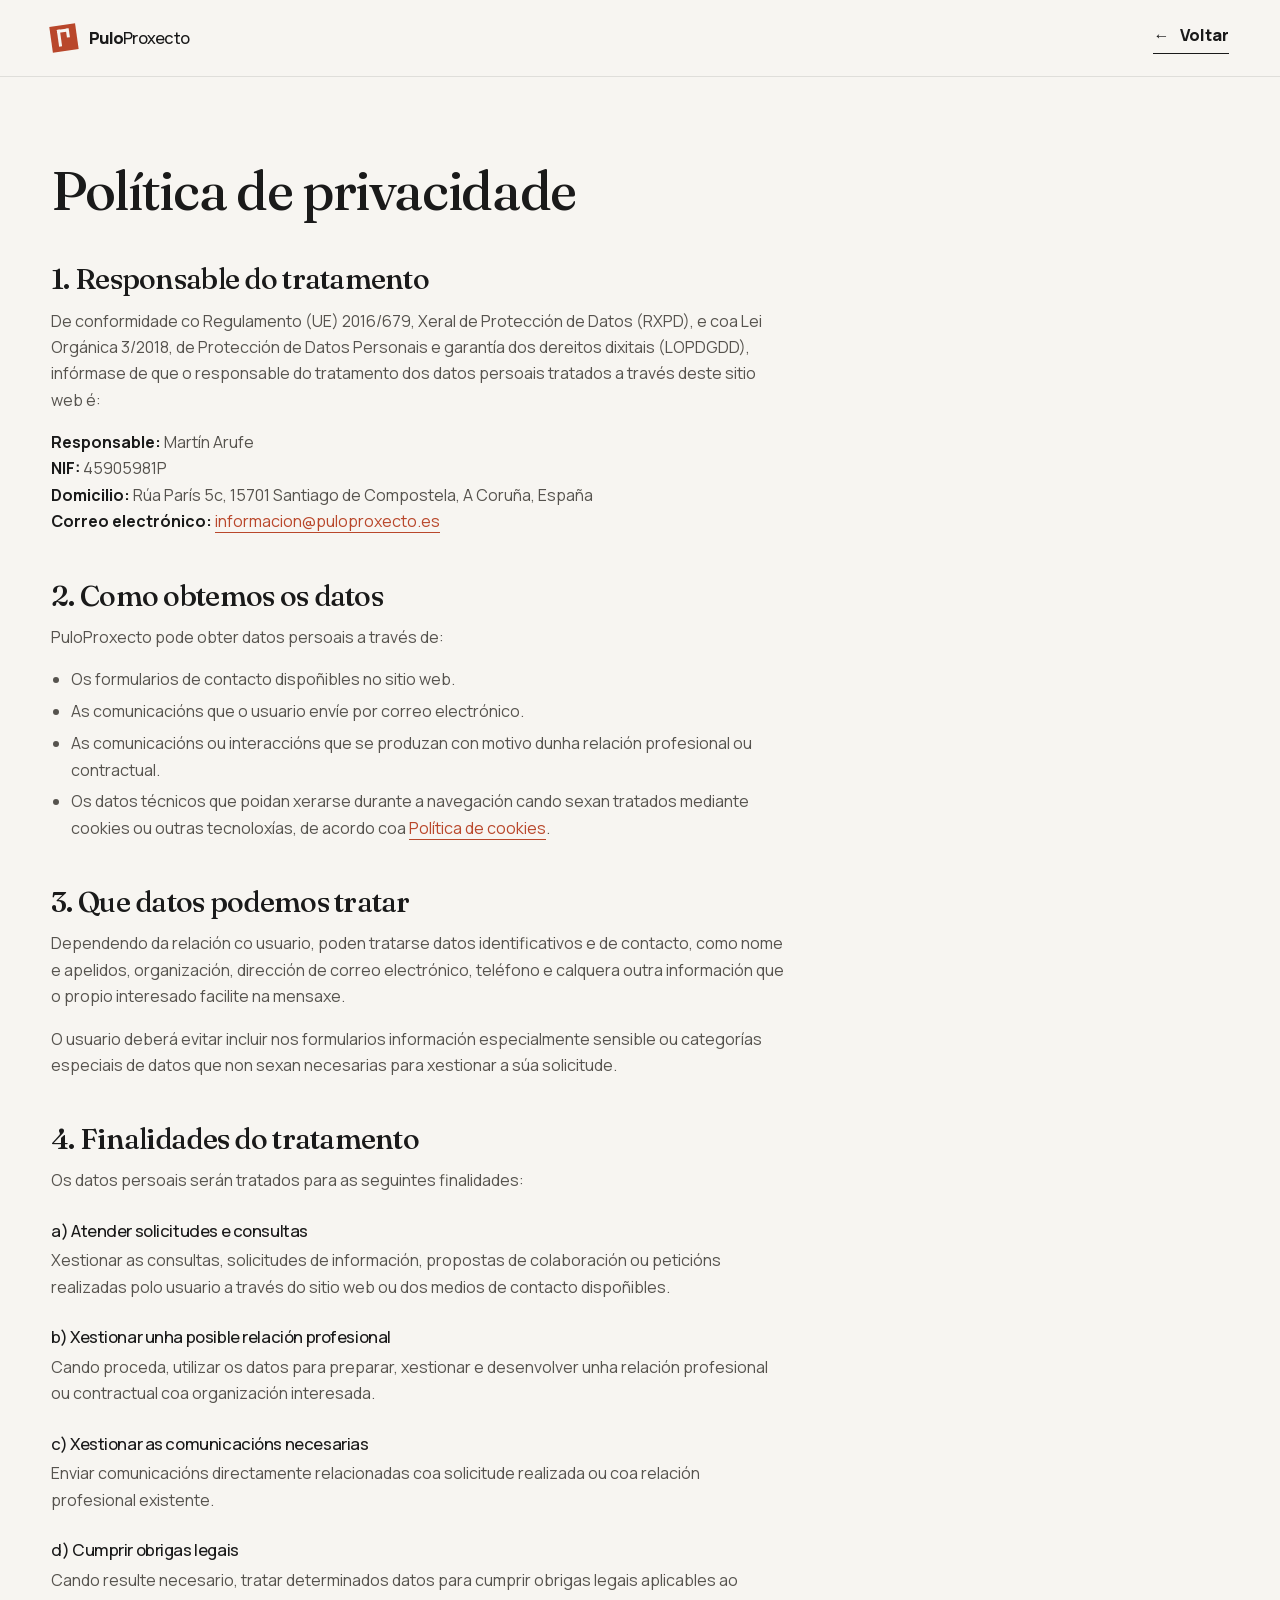
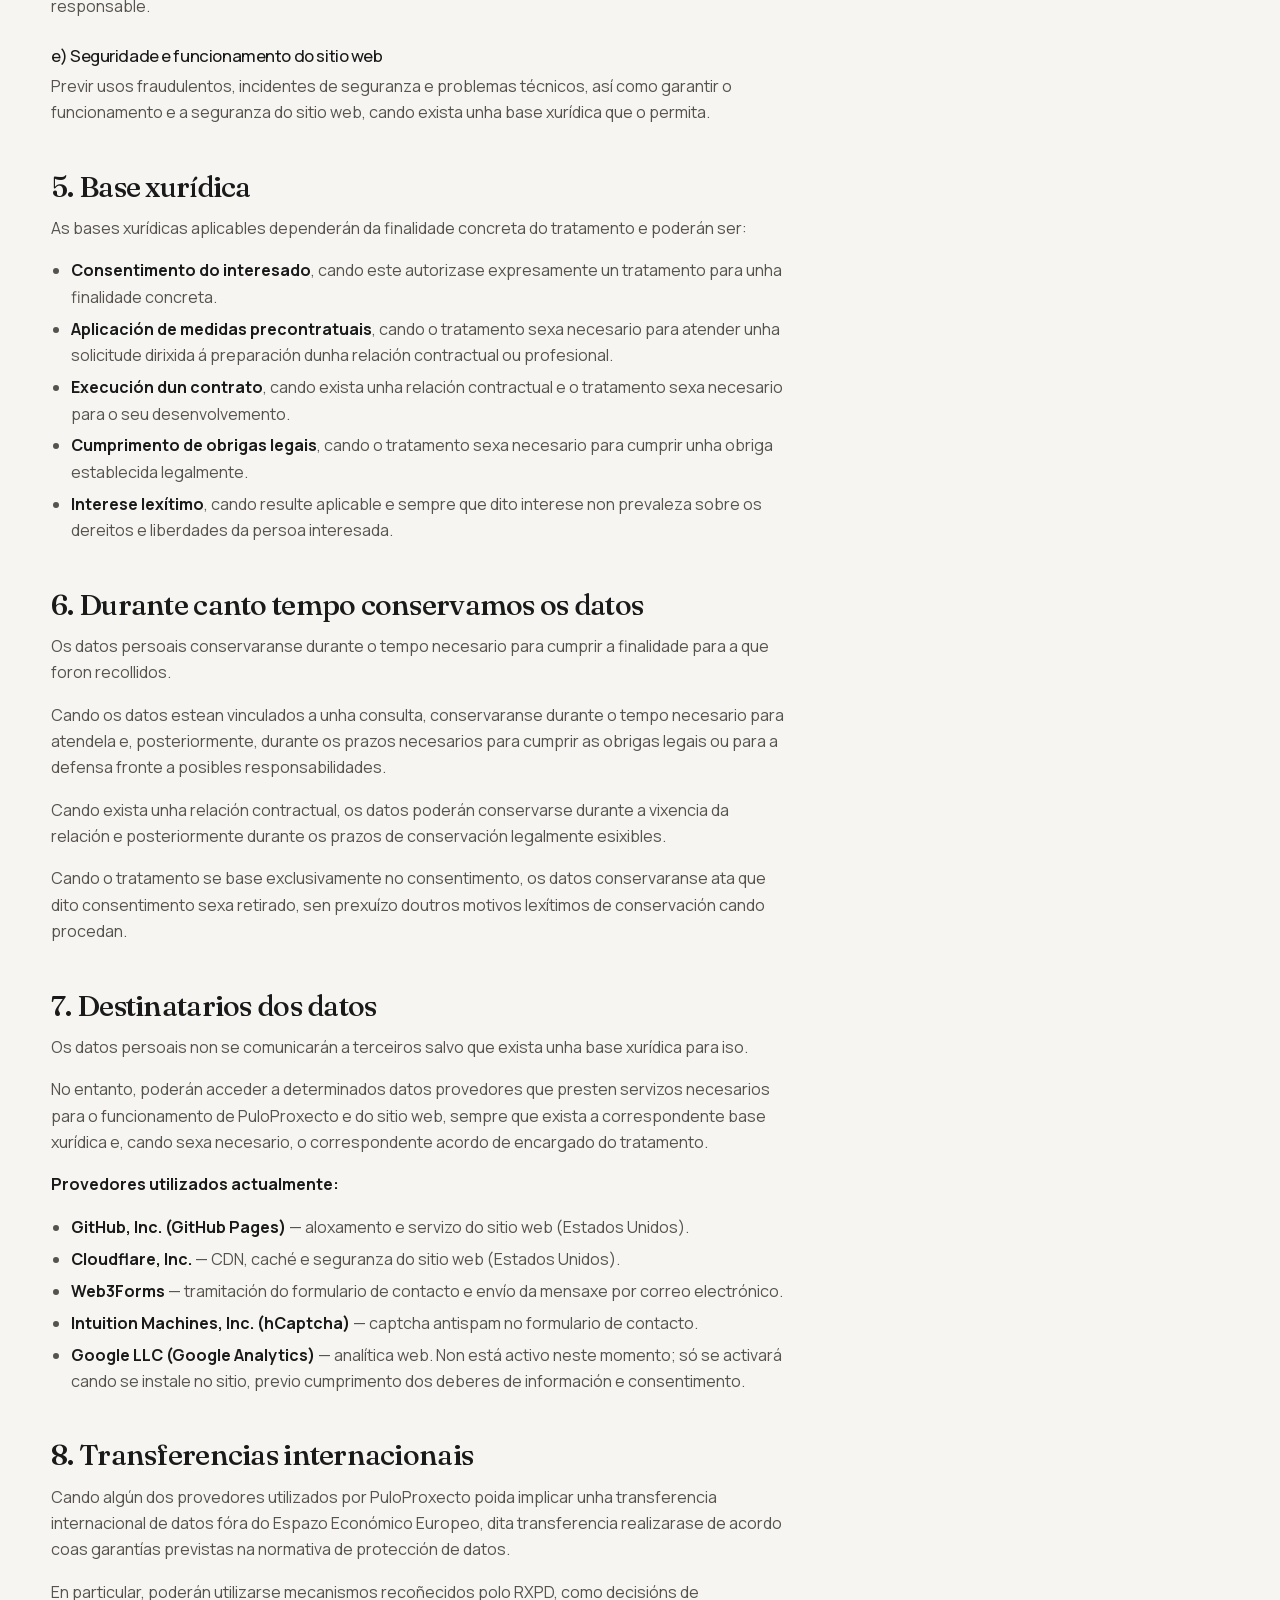
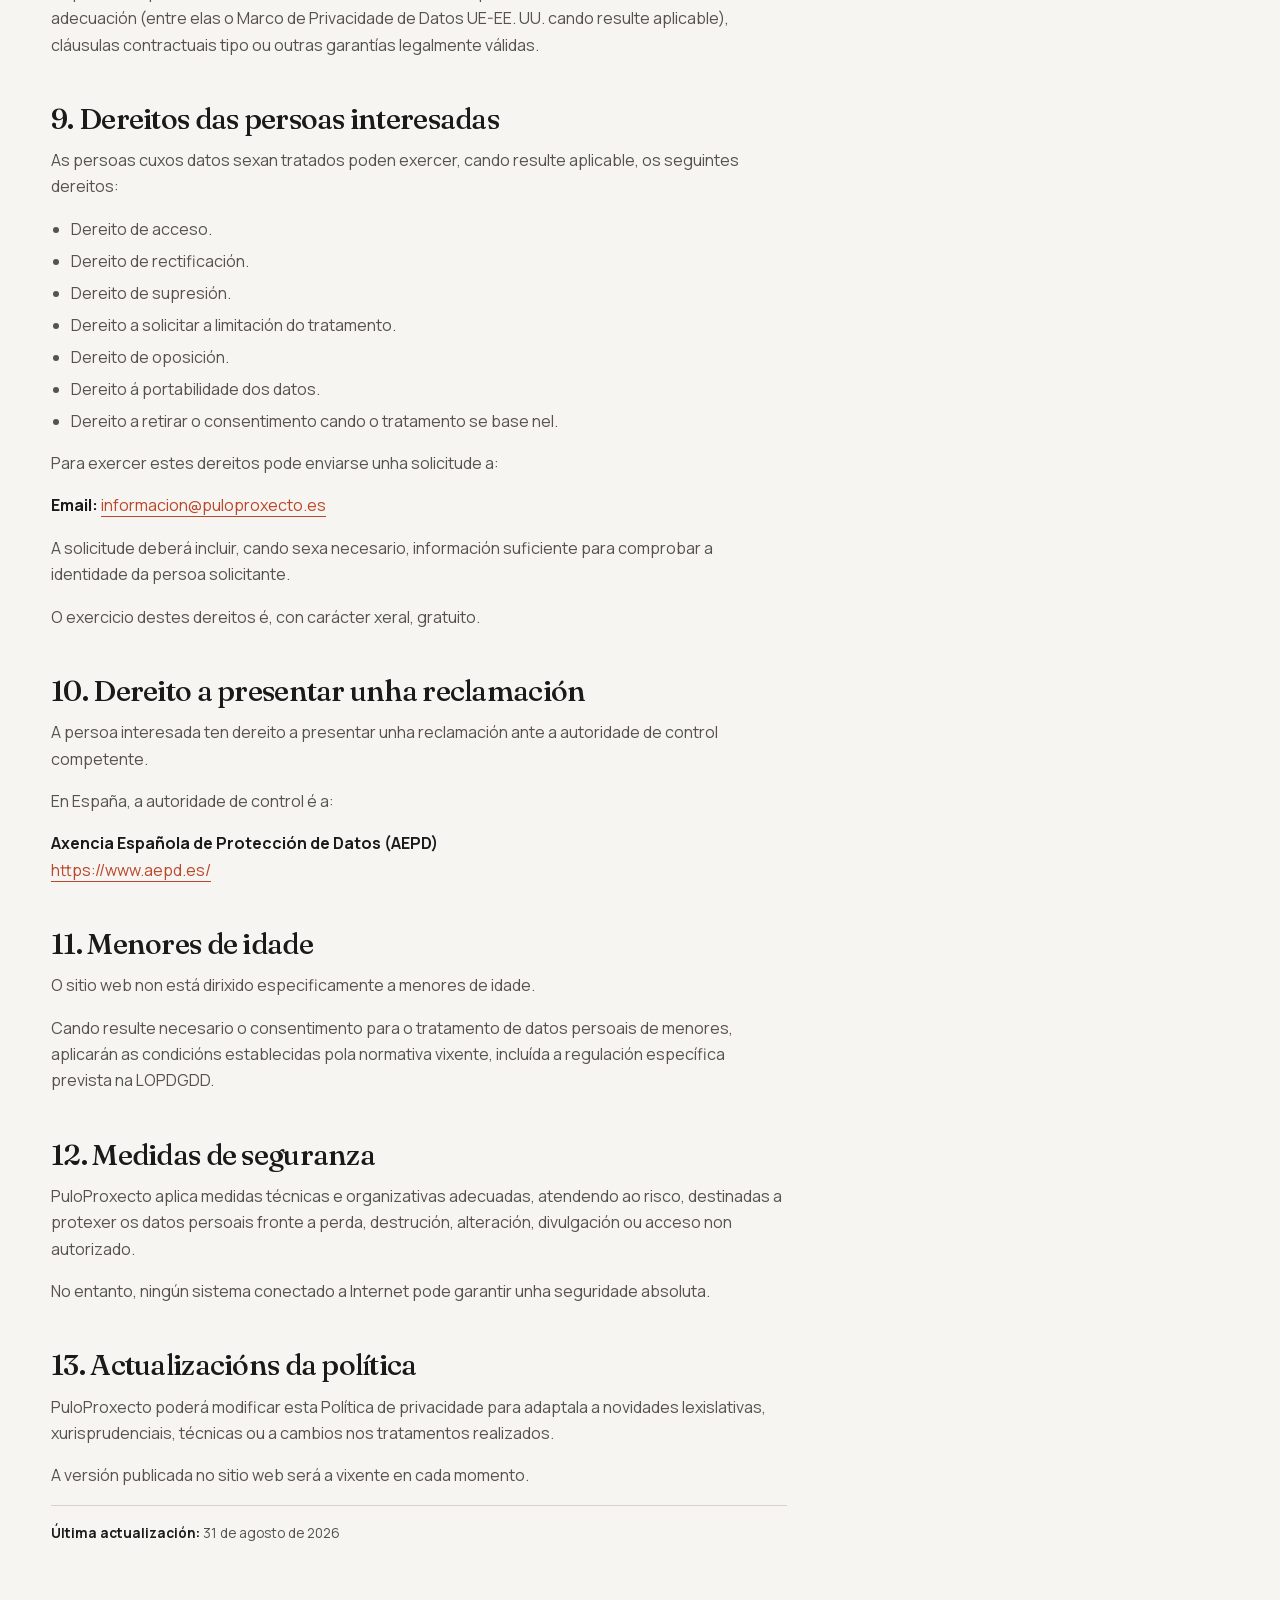
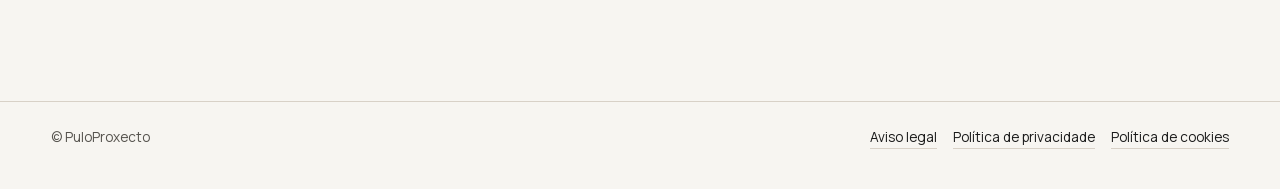
<file: politica-de-privacidade.html>
<!doctype html>
<html lang="gl">
<head>
  <meta charset="utf-8">
  <meta name="viewport" content="width=device-width, initial-scale=1">
  <title>Política de privacidade | PuloProxecto</title>
  <meta name="description" content="Política de privacidade de PuloProxecto: responsable do tratamento, finalidades, bases xurídicas, conservación, provedores e dereitos das persoas interesadas.">
  <meta name="theme-color" content="#f7f5f1">
  <link rel="canonical" href="https://puloproxecto.es/politica-de-privacidade.html">
  <link rel="icon" href="images/logo-pulo-proxecto.svg" type="image/svg+xml">
  <link rel="icon" href="images/logo-pulo-proxecto-250.png" type="image/png" sizes="250x250">
  <link rel="apple-touch-icon" href="images/logo-pulo-proxecto-250.png">
  <link rel="stylesheet" href="style.css">
</head>
<body>
  <a class="skip-link" href="#contido"><span class="lang-gl">Saltar ao contido</span><span class="lang-es" hidden>Saltar al contenido</span></a>

  <header class="site-header is-scrolled">
    <div class="container header-inner">
      <a class="brand" href="index.html" aria-label="PuloProxecto, volver ao inicio">
        <span class="brand-mark" aria-hidden="true"><span></span></span>
        <span class="brand-name">Pulo<span>Proxecto</span></span>
      </a>
      <a class="text-link" href="index.html"><span aria-hidden="true">←</span> <span class="lang-gl">Voltar</span><span class="lang-es" hidden>Volver</span></a>
    </div>
  </header>

  <main id="contido">
    <section class="legal">
      <div class="container">
        <article class="legal-body">
          <!-- GALEGO -->
          <div class="lang-gl" lang="gl">
            <h1>Política de privacidade</h1>

            <h2>1. Responsable do tratamento</h2>
            <p>De conformidade co Regulamento (UE) 2016/679, Xeral de Protección de Datos (RXPD), e coa Lei Orgánica 3/2018, de Protección de Datos Personais e garantía dos dereitos dixitais (LOPDGDD), infórmase de que o responsable do tratamento dos datos persoais tratados a través deste sitio web é:</p>
            <p>
              <strong>Responsable:</strong> Martín Arufe<br>
              <strong>NIF:</strong> 45905981P<br>
              <strong>Domicilio:</strong> Rúa París 5c, 15701 Santiago de Compostela, A Coruña, España<br>
              <strong>Correo electrónico:</strong> <a href="mailto:informacion@puloproxecto.es">informacion@puloproxecto.es</a>
            </p>

            <h2>2. Como obtemos os datos</h2>
            <p>PuloProxecto pode obter datos persoais a través de:</p>
            <ul>
              <li>Os formularios de contacto dispoñibles no sitio web.</li>
              <li>As comunicacións que o usuario envíe por correo electrónico.</li>
              <li>As comunicacións ou interaccións que se produzan con motivo dunha relación profesional ou contractual.</li>
              <li>Os datos técnicos que poidan xerarse durante a navegación cando sexan tratados mediante cookies ou outras tecnoloxías, de acordo coa <a href="politica-de-cookies.html">Política de cookies</a>.</li>
            </ul>

            <h2>3. Que datos podemos tratar</h2>
            <p>Dependendo da relación co usuario, poden tratarse datos identificativos e de contacto, como nome e apelidos, organización, dirección de correo electrónico, teléfono e calquera outra información que o propio interesado facilite na mensaxe.</p>
            <p>O usuario deberá evitar incluir nos formularios información especialmente sensible ou categorías especiais de datos que non sexan necesarias para xestionar a súa solicitude.</p>

            <h2>4. Finalidades do tratamento</h2>
            <p>Os datos persoais serán tratados para as seguintes finalidades:</p>

            <h3>a) Atender solicitudes e consultas</h3>
            <p>Xestionar as consultas, solicitudes de información, propostas de colaboración ou peticións realizadas polo usuario a través do sitio web ou dos medios de contacto dispoñibles.</p>

            <h3>b) Xestionar unha posible relación profesional</h3>
            <p>Cando proceda, utilizar os datos para preparar, xestionar e desenvolver unha relación profesional ou contractual coa organización interesada.</p>

            <h3>c) Xestionar as comunicacións necesarias</h3>
            <p>Enviar comunicacións directamente relacionadas coa solicitude realizada ou coa relación profesional existente.</p>

            <h3>d) Cumprir obrigas legais</h3>
            <p>Cando resulte necesario, tratar determinados datos para cumprir obrigas legais aplicables ao responsable.</p>

            <h3>e) Seguridade e funcionamento do sitio web</h3>
            <p>Previr usos fraudulentos, incidentes de seguranza e problemas técnicos, así como garantir o funcionamento e a seguranza do sitio web, cando exista unha base xurídica que o permita.</p>

            <h2>5. Base xurídica</h2>
            <p>As bases xurídicas aplicables dependerán da finalidade concreta do tratamento e poderán ser:</p>
            <ul>
              <li><strong>Consentimento do interesado</strong>, cando este autorizase expresamente un tratamento para unha finalidade concreta.</li>
              <li><strong>Aplicación de medidas precontratuais</strong>, cando o tratamento sexa necesario para atender unha solicitude dirixida á preparación dunha relación contractual ou profesional.</li>
              <li><strong>Execución dun contrato</strong>, cando exista unha relación contractual e o tratamento sexa necesario para o seu desenvolvemento.</li>
              <li><strong>Cumprimento de obrigas legais</strong>, cando o tratamento sexa necesario para cumprir unha obriga establecida legalmente.</li>
              <li><strong>Interese lexítimo</strong>, cando resulte aplicable e sempre que dito interese non prevaleza sobre os dereitos e liberdades da persoa interesada.</li>
            </ul>

            <h2>6. Durante canto tempo conservamos os datos</h2>
            <p>Os datos persoais conservaranse durante o tempo necesario para cumprir a finalidade para a que foron recollidos.</p>
            <p>Cando os datos estean vinculados a unha consulta, conservaranse durante o tempo necesario para atendela e, posteriormente, durante os prazos necesarios para cumprir as obrigas legais ou para a defensa fronte a posibles responsabilidades.</p>
            <p>Cando exista unha relación contractual, os datos poderán conservarse durante a vixencia da relación e posteriormente durante os prazos de conservación legalmente esixibles.</p>
            <p>Cando o tratamento se base exclusivamente no consentimento, os datos conservaranse ata que dito consentimento sexa retirado, sen prexuízo doutros motivos lexítimos de conservación cando procedan.</p>

            <h2>7. Destinatarios dos datos</h2>
            <p>Os datos persoais non se comunicarán a terceiros salvo que exista unha base xurídica para iso.</p>
            <p>No entanto, poderán acceder a determinados datos provedores que presten servizos necesarios para o funcionamento de PuloProxecto e do sitio web, sempre que exista a correspondente base xurídica e, cando sexa necesario, o correspondente acordo de encargado do tratamento.</p>
            <p><strong>Provedores utilizados actualmente:</strong></p>
            <ul>
              <li><strong>GitHub, Inc. (GitHub Pages)</strong> — aloxamento e servizo do sitio web (Estados Unidos).</li>
              <li><strong>Cloudflare, Inc.</strong> — CDN, caché e seguranza do sitio web (Estados Unidos).</li>
              <li><strong>Web3Forms</strong> — tramitación do formulario de contacto e envío da mensaxe por correo electrónico.</li>
              <li><strong>Intuition Machines, Inc. (hCaptcha)</strong> — captcha antispam no formulario de contacto.</li>
              <li><strong>Google LLC (Google Analytics)</strong> — analítica web. Non está activo neste momento; só se activará cando se instale no sitio, previo cumprimento dos deberes de información e consentimento.</li>
            </ul>

            <h2>8. Transferencias internacionais</h2>
            <p>Cando algún dos provedores utilizados por PuloProxecto poida implicar unha transferencia internacional de datos fóra do Espazo Económico Europeo, dita transferencia realizarase de acordo coas garantías previstas na normativa de protección de datos.</p>
            <p>En particular, poderán utilizarse mecanismos recoñecidos polo RXPD, como decisións de adecuación (entre elas o Marco de Privacidade de Datos UE-EE. UU. cando resulte aplicable), cláusulas contractuais tipo ou outras garantías legalmente válidas.</p>

            <h2>9. Dereitos das persoas interesadas</h2>
            <p>As persoas cuxos datos sexan tratados poden exercer, cando resulte aplicable, os seguintes dereitos:</p>
            <ul>
              <li>Dereito de acceso.</li>
              <li>Dereito de rectificación.</li>
              <li>Dereito de supresión.</li>
              <li>Dereito a solicitar a limitación do tratamento.</li>
              <li>Dereito de oposición.</li>
              <li>Dereito á portabilidade dos datos.</li>
              <li>Dereito a retirar o consentimento cando o tratamento se base nel.</li>
            </ul>
            <p>Para exercer estes dereitos pode enviarse unha solicitude a:</p>
            <p><strong>Email:</strong> <a href="mailto:informacion@puloproxecto.es">informacion@puloproxecto.es</a></p>
            <p>A solicitude deberá incluir, cando sexa necesario, información suficiente para comprobar a identidade da persoa solicitante.</p>
            <p>O exercicio destes dereitos é, con carácter xeral, gratuito.</p>

            <h2>10. Dereito a presentar unha reclamación</h2>
            <p>A persoa interesada ten dereito a presentar unha reclamación ante a autoridade de control competente.</p>
            <p>En España, a autoridade de control é a:</p>
            <p><strong>Axencia Española de Protección de Datos (AEPD)</strong><br>
            <a href="https://www.aepd.es/" rel="noopener" target="_blank">https://www.aepd.es/</a></p>

            <h2>11. Menores de idade</h2>
            <p>O sitio web non está dirixido especificamente a menores de idade.</p>
            <p>Cando resulte necesario o consentimento para o tratamento de datos persoais de menores, aplicarán as condicións establecidas pola normativa vixente, incluída a regulación específica prevista na LOPDGDD.</p>

            <h2>12. Medidas de seguranza</h2>
            <p>PuloProxecto aplica medidas técnicas e organizativas adecuadas, atendendo ao risco, destinadas a protexer os datos persoais fronte a perda, destrución, alteración, divulgación ou acceso non autorizado.</p>
            <p>No entanto, ningún sistema conectado a Internet pode garantir unha seguridade absoluta.</p>

            <h2>13. Actualizacións da política</h2>
            <p>PuloProxecto poderá modificar esta Política de privacidade para adaptala a novidades lexislativas, xurisprudenciais, técnicas ou a cambios nos tratamentos realizados.</p>
            <p>A versión publicada no sitio web será a vixente en cada momento.</p>

            <p class="legal-update"><strong>Última actualización:</strong> 31 de agosto de 2026</p>
          </div>

          <!-- CASTELLANO -->
          <div class="lang-es" lang="es" hidden data-title-es="Política de privacidad | PuloProxecto">
            <h1>Política de privacidad</h1>

            <h2>1. Responsable del tratamiento</h2>
            <p>De conformidad con el Reglamento (UE) 2016/679, General de Protección de Datos (RGPD), y con la Ley Orgánica 3/2018, de Protección de Datos Personales y garantía de los derechos digitales (LOPDGDD), se informa de que el responsable del tratamiento de los datos personales tratados a través de este sitio web es:</p>
            <p>
              <strong>Responsable:</strong> Martín Arufe<br>
              <strong>NIF:</strong> 45905981P<br>
              <strong>Domicilio:</strong> Rúa París 5c, 15701 Santiago de Compostela, A Coruña, España<br>
              <strong>Correo electrónico:</strong> <a href="mailto:informacion@puloproxecto.es">informacion@puloproxecto.es</a>
            </p>

            <h2>2. ¿Cómo obtenemos los datos?</h2>
            <p>PuloProxecto puede obtener datos personales a través de:</p>
            <ul>
              <li>Los formularios de contacto disponibles en el sitio web.</li>
              <li>Las comunicaciones que el usuario envíe por correo electrónico.</li>
              <li>Las comunicaciones o interacciones que se produzcan con motivo de una relación profesional o contractual.</li>
              <li>Los datos técnicos que puedan generarse durante la navegación cuando sean tratados mediante cookies u otras tecnologías, de acuerdo con la <a href="politica-de-cookies.html">Política de cookies</a>.</li>
            </ul>

            <h2>3. ¿Qué datos podemos tratar?</h2>
            <p>Dependiendo de la relación con el usuario, pueden tratarse datos identificativos y de contacto, como nombre y apellidos, organización, dirección de correo electrónico, teléfono y cualquier otra información que el propio interesado facilite en el mensaje.</p>
            <p>El usuario deberá evitar incluir en los formularios información especialmente sensible o categorías especiales de datos que no sean necesarias para gestionar su solicitud.</p>

            <h2>4. Finalidades del tratamiento</h2>
            <p>Los datos personales serán tratados para las siguientes finalidades:</p>

            <h3>a) Atender solicitudes y consultas</h3>
            <p>Gestionar las consultas, solicitudes de información, propuestas de colaboración o peticiones realizadas por el usuario a través del sitio web o de los medios de contacto disponibles.</p>

            <h3>b) Gestionar una posible relación profesional</h3>
            <p>Cuando proceda, utilizar los datos para preparar, gestionar y desarrollar una relación profesional o contractual con la organización interesada.</p>

            <h3>c) Gestionar las comunicaciones necesarias</h3>
            <p>Enviar comunicaciones directamente relacionadas con la solicitud realizada o con la relación profesional existente.</p>

            <h3>d) Cumplir obligaciones legales</h3>
            <p>Cuando resulte necesario, tratar determinados datos para cumplir obligaciones legales aplicables al responsable.</p>

            <h3>e) Seguridad y funcionamiento del sitio web</h3>
            <p>Prevenir usos fraudulentos, incidentes de seguridad y problemas técnicos, así como garantizar el funcionamiento y seguridad del sitio web, cuando exista una base jurídica que lo permita.</p>

            <h2>5. Base jurídica</h2>
            <p>Las bases jurídicas aplicables dependerán de la finalidad concreta del tratamiento y podrán ser:</p>
            <ul>
              <li><strong>Consentimiento del interesado</strong>, cuando este haya autorizado expresamente un tratamiento para una finalidad concreta.</li>
              <li><strong>Aplicación de medidas precontractuales</strong>, cuando el tratamiento sea necesario para atender una solicitud dirigida a la preparación de una relación contractual o profesional.</li>
              <li><strong>Ejecución de un contrato</strong>, cuando exista una relación contractual y el tratamiento sea necesario para su desarrollo.</li>
              <li><strong>Cumplimiento de obligaciones legales</strong>, cuando el tratamiento sea necesario para cumplir una obligación establecida legalmente.</li>
              <li><strong>Interés legítimo</strong>, cuando resulte aplicable y siempre que dicho interés no prevalezca sobre los derechos y libertades de la persona interesada.</li>
            </ul>

            <h2>6. ¿Durante cuánto tiempo conservamos los datos?</h2>
            <p>Los datos personales se conservarán durante el tiempo necesario para cumplir la finalidad para la que fueron recogidos.</p>
            <p>Cuando los datos estén vinculados a una consulta, se conservarán durante el tiempo necesario para atenderla y, posteriormente, durante los plazos necesarios para cumplir las obligaciones legales o para la defensa frente a posibles responsabilidades.</p>
            <p>Cuando exista una relación contractual, los datos podrán conservarse durante la vigencia de la relación y posteriormente durante los plazos de conservación legalmente exigibles.</p>
            <p>Cuando el tratamiento se base exclusivamente en el consentimiento, los datos se conservarán hasta que dicho consentimiento sea retirado, sin perjuicio de otros motivos legítimos de conservación cuando procedan.</p>

            <h2>7. Destinatarios de los datos</h2>
            <p>Los datos personales no se comunicarán a terceros salvo que exista una base jurídica para ello.</p>
            <p>No obstante, podrán acceder a determinados datos proveedores que presten servicios necesarios para el funcionamiento de PuloProxecto y del sitio web, siempre que exista la correspondiente base jurídica y, cuando sea necesario, el correspondiente acuerdo de encargado del tratamiento.</p>
            <p><strong>Proveedores utilizados actualmente:</strong></p>
            <ul>
              <li><strong>GitHub, Inc. (GitHub Pages)</strong> — alojamiento y servicio del sitio web (Estados Unidos).</li>
              <li><strong>Cloudflare, Inc.</strong> — CDN, caché y seguridad del sitio web (Estados Unidos).</li>
              <li><strong>Web3Forms</strong> — tramitación del formulario de contacto y envío del mensaje por correo electrónico.</li>
              <li><strong>Intuition Machines, Inc. (hCaptcha)</strong> — captcha antispam en el formulario de contacto.</li>
              <li><strong>Google LLC (Google Analytics)</strong> — analítica web. No está activo en este momento; solo se activará cuando se instale en el sitio, previo cumplimiento de los deberes de información y consentimiento.</li>
            </ul>

            <h2>8. Transferencias internacionales</h2>
            <p>Cuando alguno de los proveedores utilizados por PuloProxecto pueda implicar una transferencia internacional de datos fuera del Espacio Económico Europeo, dicha transferencia se realizará de acuerdo con las garantías previstas en la normativa de protección de datos.</p>
            <p>En particular, podrán utilizarse mecanismos reconocidos por el RGPD, como decisiones de adecuación (incluido el Marco de Privacidad de Datos UE-EE. UU. cuando resulte aplicable), cláusulas contractuales tipo u otras garantías legalmente válidas.</p>

            <h2>9. Derechos de las personas interesadas</h2>
            <p>Las personas cuyos datos sean tratados pueden ejercer, cuando resulte aplicable, los siguientes derechos:</p>
            <ul>
              <li>Derecho de acceso.</li>
              <li>Derecho de rectificación.</li>
              <li>Derecho de supresión.</li>
              <li>Derecho a solicitar la limitación del tratamiento.</li>
              <li>Derecho de oposición.</li>
              <li>Derecho a la portabilidad de los datos.</li>
              <li>Derecho a retirar el consentimiento cuando el tratamiento se base en él.</li>
            </ul>
            <p>Para ejercer estos derechos puede enviarse una solicitud a:</p>
            <p><strong>Email:</strong> <a href="mailto:informacion@puloproxecto.es">informacion@puloproxecto.es</a></p>
            <p>La solicitud deberá incluir, cuando sea necesario, información suficiente para comprobar la identidad de la persona solicitante.</p>
            <p>El ejercicio de estos derechos es, con carácter general, gratuito.</p>

            <h2>10. Derecho a presentar una reclamación</h2>
            <p>La persona interesada tiene derecho a presentar una reclamación ante la autoridad de control competente.</p>
            <p>En España, la autoridad de control es la:</p>
            <p><strong>Agencia Española de Protección de Datos (AEPD)</strong><br>
            <a href="https://www.aepd.es/" rel="noopener" target="_blank">https://www.aepd.es/</a></p>

            <h2>11. Menores de edad</h2>
            <p>El sitio web no está dirigido específicamente a menores de edad.</p>
            <p>Cuando resulte necesario el consentimiento para el tratamiento de datos personales de menores, se aplicarán las condiciones establecidas por la normativa vigente, incluida la regulación específica prevista en la LOPDGDD.</p>

            <h2>12. Medidas de seguridad</h2>
            <p>PuloProxecto aplica medidas técnicas y organizativas adecuadas, atendiendo al riesgo, destinadas a proteger los datos personales frente a pérdida, destrucción, alteración, divulgación o acceso no autorizado.</p>
            <p>No obstante, ningún sistema conectado a Internet puede garantizar una seguridad absoluta.</p>

            <h2>13. Actualizaciones de la política</h2>
            <p>PuloProxecto podrá modificar esta Política de Privacidad para adaptarla a novedades legislativas, jurisprudenciales, técnicas o a cambios en los tratamientos realizados.</p>
            <p>La versión publicada en el sitio web será la vigente en cada momento.</p>

            <p class="legal-update"><strong>Última actualización:</strong> 31 de agosto de 2026</p>
          </div>
        </article>
      </div>
    </section>
  </main>

  <footer class="legal-footer">
    <div class="container">
      <span>© PuloProxecto</span>
      <nav aria-label="Información legal">
        <a href="aviso-legal.html"><span class="lang-gl">Aviso legal</span><span class="lang-es" hidden>Aviso legal</span></a>
        <a href="politica-de-privacidade.html"><span class="lang-gl">Política de privacidade</span><span class="lang-es" hidden>Política de privacidad</span></a>
        <a href="politica-de-cookies.html"><span class="lang-gl">Política de cookies</span><span class="lang-es" hidden>Política de cookies</span></a>
      </nav>
    </div>
  </footer>

  <script>
    (function () {
      var lang = "gl";
      try {
        if (window.localStorage.getItem("pp-lang") === "es") lang = "es";
      } catch (error) { /* almacenamento non dispoñible */ }
      var es = lang === "es";
      document.documentElement.lang = es ? "es" : "gl";
      document.querySelectorAll(".lang-gl").forEach(function (el) { el.hidden = es; });
      document.querySelectorAll(".lang-es").forEach(function (el) { el.hidden = !es; });
      if (es) {
        var esTitle = document.querySelector("[data-title-es]");
        if (esTitle) document.title = esTitle.getAttribute("data-title-es");
      }
    })();
  </script>
</body>
</html>
</file>
<file: style.css>
/* Tipografías autoalojadas (subset latin: cubre galego e castelán) */
@font-face {
  font-family: "Fraunces";
  font-style: normal;
  font-weight: 500;
  font-display: swap;
  src: url("fonts/fraunces-latin-500.woff2") format("woff2");
  unicode-range: U+0000-00FF, U+0131, U+0152-0153, U+02BB-02BC, U+02C6, U+02DA, U+02DC, U+0304, U+0308, U+0329, U+2000-206F, U+20AC, U+2122, U+2191, U+2193, U+2212, U+2215, U+FEFF, U+FFFD;
}

@font-face {
  font-family: "Manrope";
  font-style: normal;
  font-weight: 400 800;
  font-display: swap;
  src: url("fonts/manrope-latin-var.woff2") format("woff2");
  unicode-range: U+0000-00FF, U+0131, U+0152-0153, U+02BB-02BC, U+02C6, U+02DA, U+02DC, U+0304, U+0308, U+0329, U+2000-206F, U+20AC, U+2122, U+2191, U+2193, U+2212, U+2215, U+FEFF, U+FFFD;
}

:root {
  --ink: #1a1a1a;
  --ink-soft: #56534e;
  --paper: #f7f5f1;
  --paper-alt: #ebe7df;
  --paper-deep: #ded8cf;
  --accent: #b9472b;
  --accent-dark: #8e3422;
  --accent-pale: #f0d5ca;
  --line: #d8d1c7;
  --white: #fffdf9;
  --serif: "Fraunces", Georgia, serif;
  --sans: "Manrope", Arial, sans-serif;
  --container: 1200px;
  --gutter: clamp(1.25rem, 4vw, 4rem);
  --section-space: clamp(5.5rem, 11vw, 10.5rem);
  --header-height: 76px;
  --ease: cubic-bezier(.2, .7, .2, 1);
}

*, *::before, *::after { box-sizing: border-box; }

html {
  scroll-behavior: smooth;
  scroll-padding-top: calc(var(--header-height) + 1rem);
}

body {
  margin: 0;
  background: var(--paper);
  color: var(--ink);
  font-family: var(--sans);
  font-size: 1rem;
  line-height: 1.65;
  overflow-x: hidden;
  -webkit-font-smoothing: antialiased;
  text-rendering: optimizeLegibility;
}

body.menu-open { overflow: hidden; }

a { color: inherit; text-decoration: none; }
button, a { -webkit-tap-highlight-color: transparent; }
button { color: inherit; font: inherit; }

::selection { background: var(--accent); color: var(--paper); }

:focus-visible {
  outline: 2px solid var(--accent);
  outline-offset: 4px;
}

.container {
  width: min(100% - (var(--gutter) * 2), var(--container));
  margin-inline: auto;
}

.section { padding-block: var(--section-space); }
.section-paper-alt { background: var(--paper-alt); }
.section-dark { background: var(--ink); color: var(--paper); }

.skip-link {
  position: fixed;
  z-index: 100;
  top: .75rem;
  left: .75rem;
  padding: .65rem 1rem;
  background: var(--accent);
  color: var(--white);
  font-size: .8rem;
  font-weight: 800;
  transform: translateY(-150%);
  transition: transform .2s ease;
}

.skip-link:focus { transform: translateY(0); }

/* Header */
.site-header {
  position: fixed;
  z-index: 20;
  top: 0;
  right: 0;
  left: 0;
  color: var(--paper);
  transition: background-color .35s ease, color .35s ease, box-shadow .35s ease;
}

.site-header.is-scrolled {
  background: rgba(247, 245, 241, .97);
  color: var(--ink);
  box-shadow: 0 1px 0 rgba(26, 26, 26, .1);
}

.header-inner {
  display: flex;
  align-items: center;
  justify-content: space-between;
  min-height: var(--header-height);
}

.brand { display: inline-flex; align-items: center; gap: .72rem; }
.brand-name { font-size: 1.02rem; font-weight: 800; letter-spacing: -.045em; }
.brand-name span { font-weight: 500; }

.brand-mark {
  position: relative;
  display: inline-block;
  width: 1.65rem;
  height: 1.65rem;
  overflow: hidden;
  background: var(--accent);
  transform: rotate(-8deg);
}

.brand-mark::before,
.brand-mark::after,
.brand-mark span {
  position: absolute;
  content: "";
  display: block;
  background: var(--paper);
}

.brand-mark::before { width: .18rem; height: 1.05rem; top: .27rem; left: .43rem; }
.brand-mark::after { width: .72rem; height: .18rem; top: .27rem; left: .43rem; }
.brand-mark span { width: .18rem; height: .54rem; top: .27rem; left: 1rem; }

.main-nav { margin-left: auto; display: flex; align-items: center; gap: clamp(1.1rem, 2.3vw, 2rem); font-size: .72rem; font-weight: 700; letter-spacing: .01em; }
.main-nav > a:not(.nav-contact) { position: relative; padding-block: .5rem; }
.main-nav > a:not(.nav-contact)::after { position: absolute; right: 0; bottom: .15rem; left: 0; height: 1px; background: currentColor; content: ""; transform: scaleX(0); transform-origin: right; transition: transform .3s var(--ease); }
.main-nav > a:not(.nav-contact):hover::after { transform: scaleX(1); transform-origin: left; }
.main-nav > a[aria-current="page"]::after { transform: scaleX(1); transform-origin: left; }
.nav-contact { display: inline-flex; align-items: center; gap: .4rem; padding: .62rem .85rem; border: 1px solid currentColor; transition: background-color .2s ease, color .2s ease; }
.nav-contact:hover { background: var(--accent); border-color: var(--accent); color: var(--white); }
.nav-contact span { font-size: 1rem; line-height: .7; }
.menu-toggle { display: none; border: 0; background: transparent; cursor: pointer; }

.header-tools { display: inline-flex; align-items: center; gap: 1rem; margin-left: clamp(1rem, 2vw, 1.75rem); }
.lang-switch { display: inline-flex; border: 1px solid currentColor; }
.lang-btn { padding: .42rem .6rem; border: 0; background: transparent; color: inherit; cursor: pointer; font-size: .62rem; font-weight: 800; letter-spacing: .08em; opacity: .55; transition: opacity .2s ease, background-color .2s ease, color .2s ease; }
.lang-btn:hover { opacity: 1; }
.lang-btn.is-active { background: var(--accent); color: var(--white); opacity: 1; }

/* Shared type */
.eyebrow { display: flex; align-items: center; gap: .65rem; margin: 0 0 1.5rem; color: var(--accent-dark); font-size: .65rem; font-weight: 800; letter-spacing: .15em; line-height: 1.2; text-transform: uppercase; }
.eyebrow-light { color: var(--paper); }
.eyebrow-number { color: var(--accent); }
.eyebrow-dot { display: inline-block; width: .45rem; height: .45rem; border-radius: 50%; background: var(--accent); }
.eyebrow-place { opacity: .55; }

h1, h2, h3, p { margin-top: 0; }
h1, h2, h3 { font-weight: 500; letter-spacing: -.025em; }
h1, h2 { font-family: var(--serif); line-height: .98; }
h1 em, h2 em, h3 em { color: var(--accent); font-style: italic; font-weight: 400; }
h2 { max-width: 12ch; margin-bottom: 0; font-size: clamp(2.65rem, 6vw, 5.7rem); }
h3 { margin-bottom: .85rem; font-size: clamp(1.35rem, 2.2vw, 2rem); line-height: 1.05; }
p { color: var(--ink-soft); }
.section-dark p { color: rgba(247, 245, 241, .68); }
.section-heading { margin-bottom: clamp(3rem, 6vw, 5.5rem); }
.heading-description { max-width: 39rem; margin: 2rem 0 0; color: var(--ink-soft); font-size: 1.05rem; }
.split-heading { display: grid; grid-template-columns: minmax(0, 1fr) minmax(14rem, 25rem); align-items: end; gap: 2rem; }
.heading-aside { max-width: 20rem; margin: 0 0 .45rem auto; font-family: var(--serif); font-size: 1.2rem; line-height: 1.25; }

.button { display: inline-flex; align-items: center; justify-content: center; gap: .75rem; min-height: 3rem; padding: .8rem 1.1rem; border: 1px solid transparent; font-size: .7rem; font-weight: 800; letter-spacing: .015em; line-height: 1.2; transition: background-color .25s ease, border-color .25s ease, color .25s ease, transform .25s var(--ease); }
.button span { font-size: 1.15rem; font-weight: 400; line-height: .6; }
.button:hover { transform: translateY(-3px); }
.button-accent { background: var(--accent); color: var(--white); }
.button-accent:hover { background: var(--accent-dark); }
.button-large { min-height: 3.5rem; padding-inline: 1.35rem; }
.button-ghost { background: transparent; border-color: rgba(247, 245, 241, .45); color: var(--paper); }
.button-ghost:hover { background: var(--paper); border-color: var(--paper); color: var(--ink); }
.text-link { display: inline-flex; align-items: center; gap: .65rem; padding-bottom: .25rem; border-bottom: 1px solid currentColor; font-size: .72rem; font-weight: 800; }
.text-link span { font-size: 1rem; transition: transform .25s ease; }
.text-link:hover span { transform: translateY(3px); }
.text-link-light { color: var(--paper); }

/* Hero */
.hero { position: relative; min-height: min(800px, 100vh); padding-top: clamp(8.5rem, 15vh, 11.5rem); padding-bottom: 5rem; overflow: hidden; }
.hero::before { position: absolute; top: 0; right: 16%; width: 1px; height: 100%; background: rgba(247, 245, 241, .1); content: ""; }
.hero-grid { position: relative; z-index: 1; display: grid; grid-template-columns: minmax(0, 1.02fr) minmax(25rem, .98fr); align-items: center; min-height: 620px; }
.hero-copy { position: relative; z-index: 2; padding-bottom: 2rem; }
.hero h1 { max-width: 12ch; margin: 0 0 2rem; font-size: clamp(3.1rem, 6.6vw, 6.6rem); line-height: .9; }
.hero h1 em { display: block; color: var(--accent); }
.hero-intro { max-width: 28rem; margin-bottom: 2rem; color: rgba(247, 245, 241, .7); font-size: clamp(1rem, 1.3vw, 1.15rem); line-height: 1.55; }
.hero-actions { display: flex; align-items: center; flex-wrap: wrap; gap: 1.35rem; }
.hero-badge { display: inline-block; max-width: 27rem; margin-top: clamp(2.5rem, 6vw, 4.5rem); padding: 1.1rem 1.25rem 1.15rem; background: var(--accent); }
.hero-badge strong { display: block; color: var(--white); font-size: .82rem; font-weight: 800; letter-spacing: .16em; }
.hero-badge p { margin: .45rem 0 0; color: rgba(255, 253, 249, .88); font-size: .78rem; line-height: 1.45; }
.hero-art-wrap { position: relative; min-height: 620px; color: var(--accent); }
.hero-art { position: absolute; top: 50%; left: 50%; width: min(48vw, 620px); min-width: 500px; transform: translate(-48%, -50%); }
.art-orbit { transform-origin: 311px 307px; }
.orbit-one { animation: orbit-spin 50s linear infinite; }
.orbit-two { animation: orbit-spin-reverse 38s linear infinite; }
.route-line { stroke-dasharray: 5 10; animation: route-move 8s linear infinite; }
.art-caption { position: absolute; z-index: 2; display: flex; align-items: center; gap: .6rem; color: rgba(247, 245, 241, .5); font-size: .58rem; font-weight: 800; letter-spacing: .14em; }
.art-caption .cap-line { display: inline-block; width: 1.9rem; height: 1px; background: currentColor; }
.art-caption-top { top: 10%; right: 4%; }
.art-caption-bottom { bottom: 10%; left: 12%; }
.hero-index { position: absolute; right: var(--gutter); bottom: 2.2rem; color: rgba(247, 245, 241, .5); font-size: .65rem; font-weight: 800; letter-spacing: .12em; }
.hero-index span { margin-inline: .35rem; color: var(--accent); }

@keyframes route-move { to { stroke-dashoffset: -120; } }
@keyframes orbit-spin { to { transform: rotate(360deg); } }
@keyframes orbit-spin-reverse { to { transform: rotate(-360deg); } }

/* Opportunity */
.problem-grid { display: grid; grid-template-columns: minmax(0, .98fr) minmax(20rem, .8fr); gap: clamp(3rem, 10vw, 10rem); }
.problem h2 { max-width: 10ch; }
.problem-content { padding-top: 3.7rem; }
.problem-content p { max-width: 37rem; }
.problem-content .lead { margin-bottom: 1.4rem; color: var(--ink); font-family: var(--serif); font-size: clamp(1.45rem, 2.3vw, 2rem); line-height: 1.15; }
blockquote { margin: 3.8rem 0 0; }
.problem blockquote { display: flex; gap: 1rem; align-items: flex-start; max-width: 34rem; padding-top: 1.3rem; border-top: 1px solid var(--accent); }
.quote-mark { color: var(--accent); font-family: var(--serif); font-size: 3.6rem; line-height: .72; }
blockquote p { margin: 0; color: var(--ink); font-family: var(--serif); font-size: clamp(1.35rem, 2.3vw, 2rem); line-height: 1.12; }
.opportunity-note { display: flex; align-items: center; gap: 1rem; margin-top: clamp(4rem, 9vw, 8.5rem); padding-top: 1.1rem; border-top: 1px solid var(--ink); font-family: var(--serif); font-size: clamp(1.45rem, 3.2vw, 3rem); line-height: 1.02; }
.opportunity-arrow { display: inline-grid; flex: 0 0 auto; place-items: center; width: 2.2rem; height: 2.2rem; background: var(--accent); color: var(--white); font-family: var(--sans); font-size: 1.15rem; }

/* Programs */
.programs-grid { display: grid; grid-template-columns: repeat(12, 1fr); gap: 1rem; }
.program-card { position: relative; display: flex; flex-direction: column; min-height: 23rem; padding: clamp(1.4rem, 2.7vw, 2.4rem); overflow: hidden; border: 1px solid var(--line); background: var(--paper); transition: background-color .3s ease, color .3s ease, transform .3s var(--ease); }
.program-card:hover { background: var(--ink); color: var(--paper); transform: translateY(-5px); }
.program-card-main { grid-column: span 7; min-height: 31rem; background: var(--paper-alt); }
.program-card-discover { grid-column: span 5; background: var(--accent-pale); }
.program-card-solidarity { grid-column: span 5; background: var(--ink); color: var(--paper); }
.program-card-cooperation { grid-column: span 7; background: var(--paper-alt); }
.program-card-solidarity p { color: rgba(247, 245, 241, .68); }
.program-head { display: flex; align-items: flex-start; justify-content: space-between; gap: 1rem; margin-bottom: 3.5rem; }
.program-tag { display: inline-block; color: var(--accent-dark); font-size: .62rem; font-weight: 800; letter-spacing: .09em; line-height: 1.3; text-transform: uppercase; }
.program-card .program-tag { max-width: 17rem; }
.program-card-solidarity .program-tag { color: var(--accent-pale); }
.program-symbol { color: var(--accent); font-size: .65rem; font-weight: 800; }
.program-card h3 { position: relative; z-index: 1; margin-bottom: 1rem; font-size: clamp(2.2rem, 4.3vw, 4.6rem); line-height: .88; }
.program-card p { position: relative; z-index: 1; max-width: 37rem; margin-bottom: 0; font-size: .9rem; line-height: 1.55; }
.program-card-solidarity h3 { color: var(--paper); }
.program-card-solidarity h3 em { color: var(--accent); }
.program-card-discover h3 { font-family: var(--sans); font-size: clamp(2.8rem, 5vw, 5rem); font-weight: 800; letter-spacing: -.09em; }
.program-card-discover h3 span { color: var(--accent); font-weight: 500; }
.program-note { margin-top: 1.1rem !important; font-size: .74rem !important; opacity: .75; }
.topic-list { display: flex; flex-wrap: wrap; gap: .45rem; max-width: 40rem; margin-top: auto; padding-top: 2rem; }
.topic-list span { padding: .38rem .6rem; border: 1px solid var(--line); color: var(--ink-soft); font-size: .62rem; line-height: 1.2; }
.program-card:hover .topic-list span { border-color: rgba(247, 245, 241, .3); color: rgba(247, 245, 241, .72); }
.program-corner { position: absolute; right: 1.4rem; bottom: 1.1rem; color: var(--accent); font-size: 1.7rem; line-height: 1; transition: transform .3s var(--ease); }
.program-card:hover .program-corner { transform: translate(4px, -4px); }

/* Audience */
.audience { position: relative; overflow: hidden; }
.audience::after { position: absolute; right: -8rem; bottom: -11rem; width: 29rem; height: 29rem; border: 1px solid rgba(26, 26, 26, .08); border-radius: 50%; box-shadow: 0 0 0 4rem rgba(26, 26, 26, .02), 0 0 0 8rem rgba(26, 26, 26, .02); content: ""; }
.audience-grid { position: relative; z-index: 1; display: grid; grid-template-columns: minmax(0, .8fr) minmax(26rem, 1fr); gap: clamp(3rem, 9vw, 9rem); }
.audience h2 { max-width: 10ch; }
.audience-intro > p:last-child { max-width: 23rem; margin-top: 2rem; }
.audience-list { border-top: 1px solid var(--ink); }
.audience-item { display: grid; grid-template-columns: 2rem 1fr 1rem; align-items: center; gap: 1.2rem; padding: 1.15rem 0; border-bottom: 1px solid var(--ink); transition: padding .25s var(--ease), color .25s ease; }
.audience-item:hover { padding-inline: .75rem; color: var(--accent); }
.audience-index { color: var(--accent); font-size: .62rem; font-weight: 800; }
.audience-item strong { font-family: var(--serif); font-size: clamp(1.5rem, 2.5vw, 2.2rem); font-weight: 500; letter-spacing: -.045em; line-height: 1; }
.audience-mark { color: var(--accent); font-family: var(--serif); font-size: 1.5rem; font-weight: 400; }
.audience-bottom { position: relative; z-index: 1; display: flex; justify-content: space-between; gap: 1rem; margin-top: 5rem; padding-top: 1rem; border-top: 1px solid var(--ink); color: var(--ink-soft); font-size: .7rem; font-weight: 800; letter-spacing: .06em; text-transform: uppercase; }

/* Process */
.process-track { position: relative; display: grid; grid-template-columns: repeat(5, 1fr); gap: 1.2rem; }
.process-line { position: absolute; top: 4.35rem; right: 14%; left: 2.5%; height: 1px; background: var(--line); }
.process-line span { display: block; width: 58%; height: 100%; background: var(--accent); }
.process-step { position: relative; padding-top: 0; }
.step-number { display: block; margin-bottom: 1rem; color: var(--accent); font-family: var(--serif); font-size: clamp(2rem, 3.2vw, 3.6rem); letter-spacing: -.06em; line-height: 1; }
.step-marker { position: relative; z-index: 1; width: .65rem; height: .65rem; margin: 0 0 1.8rem .3rem; border: 2px solid var(--accent); border-radius: 50%; background: var(--paper-alt); }
.step-marker-final { display: grid; place-items: center; width: 2rem; height: 2rem; margin-top: -.6rem; margin-bottom: 1.15rem; border: 0; border-radius: 0; background: var(--accent); color: var(--white); font-family: var(--sans); font-size: 1rem; }
.process-step h3 { margin-bottom: .7rem; font-size: clamp(1.25rem, 1.8vw, 1.7rem); }
.process-step p { max-width: 14rem; margin: 0; font-size: .82rem; line-height: 1.55; }

/* Pricing */
.pricing { position: relative; overflow: hidden; }
.pricing-inner { position: relative; z-index: 1; }
.pricing h2 { max-width: 14ch; margin-bottom: 2.2rem; font-size: clamp(2.8rem, 6.5vw, 6rem); }
.pricing h2 em { display: block; }
.pricing-text { max-width: 32rem; margin-bottom: 2rem; color: rgba(247, 245, 241, .75) !important; font-family: var(--serif); font-size: clamp(1.25rem, 2.2vw, 1.9rem) !important; line-height: 1.2 !important; }
.pricing-conditions { max-width: 30rem; margin-bottom: 2.5rem; padding-top: 1.1rem; border-top: 1px solid var(--accent); color: rgba(247, 245, 241, .6) !important; font-size: .82rem !important; line-height: 1.5 !important; }
.pricing-rings { position: absolute; top: -14rem; right: -11rem; width: 42rem; height: 42rem; border: 1px solid rgba(247, 245, 241, .12); border-radius: 50%; }
.pricing-rings::before, .pricing-rings::after { position: absolute; border-radius: 50%; content: ""; }
.pricing-rings::before { inset: 5rem; border: 1px solid rgba(247, 245, 241, .1); }
.pricing-rings::after { inset: 11rem; border: 1px dashed rgba(247, 245, 241, .09); }

/* References */
.refs-statement { max-width: 44rem; margin: -2.5rem 0 3.5rem; color: var(--ink) !important; font-family: var(--serif); font-size: clamp(1.2rem, 2vw, 1.7rem) !important; line-height: 1.2 !important; letter-spacing: -.035em; }
.reference-grid { display: grid; grid-template-columns: repeat(2, minmax(0, 1fr)); gap: 1.1rem; }
.reference-card { border: 1px solid var(--line); background: var(--white); transition: transform .3s var(--ease); }
.reference-card:hover { transform: translateY(-5px); }
.reference-card-two, .reference-card-four { margin-top: 4rem; background: var(--ink); color: var(--paper); }
.reference-visual { position: relative; height: clamp(12rem, 25vw, 20rem); overflow: hidden; border-bottom: 1px solid var(--line); background: var(--accent-pale); color: var(--accent); }
.reference-card-two .reference-visual, .reference-card-four .reference-visual { background: var(--accent); color: var(--paper); border-color: rgba(247, 245, 241, .25); }
.reference-big-number { position: absolute; right: -.05em; bottom: -.2em; font-family: var(--serif); font-size: clamp(9rem, 22vw, 18rem); line-height: .7; letter-spacing: -.12em; opacity: .15; }
.reference-route { position: absolute; top: 43%; left: 10%; width: 73%; height: 1px; background: currentColor; transform: rotate(-12deg); }
.reference-route::before, .reference-route::after { position: absolute; top: 50%; width: .65rem; height: .65rem; border: 2px solid currentColor; border-radius: 50%; background: inherit; content: ""; transform: translateY(-50%); }
.reference-route::before { left: 0; }
.reference-route::after { right: 0; }
.reference-arrow { position: absolute; right: 9%; top: 25%; font-size: 3.5rem; }
.reference-body { padding: clamp(1.4rem, 3vw, 2.5rem); }
.reference-body h3 { max-width: 15ch; margin: 1.2rem 0 0; font-size: clamp(1.8rem, 3.7vw, 3.4rem); line-height: .93; }
.reference-card-two .reference-body h3, .reference-card-four .reference-body h3 { max-width: 18ch; }
.reference-body p { margin: 0; font-size: .8rem; }
.reference-card-two .reference-body p, .reference-card-four .reference-body p { color: rgba(247, 245, 241, .62); }
.ref-block { margin-top: 1.3rem; padding-top: 1.1rem; border-top: 1px solid var(--line); }
.reference-card-two .ref-block, .reference-card-four .ref-block { border-color: rgba(247, 245, 241, .25); }
.ref-label { display: block; margin-bottom: .45rem; color: var(--accent-dark); font-size: .6rem; font-weight: 800; letter-spacing: .12em; text-transform: uppercase; }
.reference-card-two .ref-label, .reference-card-four .ref-label { color: var(--accent-pale); }
.ref-block p { margin: 0; font-size: .84rem; line-height: 1.55; }
.reference-card-two .ref-block p, .reference-card-four .ref-block p { color: rgba(247, 245, 241, .68); }
.stat-row { display: flex; flex-wrap: wrap; gap: .45rem; margin-top: 1.4rem; }
.stat-chip { padding: .42rem .62rem; background: var(--ink); color: var(--paper); font-size: .62rem; font-weight: 800; letter-spacing: .05em; }
.reference-card-two .stat-chip, .reference-card-four .stat-chip { background: var(--accent); color: var(--white); }

/* FAQ */
.faq-grid { display: grid; grid-template-columns: minmax(0, .7fr) minmax(0, 1fr); gap: clamp(3rem, 10vw, 9rem); }
.faq-intro h2 { max-width: 9ch; }
.faq-intro > p:last-child { max-width: 19rem; margin-top: 2rem; }
.faq-list { border-top: 1px solid var(--ink); }
.faq-list details { border-bottom: 1px solid var(--ink); }
.faq-list summary { display: flex; align-items: center; justify-content: space-between; gap: 1rem; padding: 1.3rem 0; cursor: pointer; list-style: none; font-family: var(--serif); font-size: clamp(1.2rem, 2vw, 1.7rem); line-height: 1.1; }
.faq-list summary::-webkit-details-marker { display: none; }
.faq-list summary b { display: inline-grid; flex: 0 0 auto; place-items: center; width: 1.8rem; height: 1.8rem; border: 1px solid var(--accent); color: var(--accent); font-family: var(--sans); font-size: 1.15rem; font-weight: 400; line-height: 1; transition: transform .25s ease, background-color .25s ease, color .25s ease; }
.faq-list details[open] summary b { background: var(--accent); color: var(--white); transform: rotate(45deg); }
.faq-answer { max-width: 36rem; padding: 0 3rem 1.5rem 0; }
.faq-answer p { margin: 0; font-size: .86rem; line-height: 1.6; }

/* Final CTA */
.final-cta { position: relative; overflow: hidden; padding-block: clamp(6rem, 13vw, 11rem); }
.final-cta-inner { position: relative; z-index: 1; display: grid; grid-template-columns: minmax(0, 1fr) minmax(21rem, 31rem); align-items: start; gap: clamp(3rem, 7vw, 7rem); }
.final-cta-copy { position: relative; }
.final-cta h2 { max-width: 9ch; margin-bottom: 1.8rem; color: var(--paper); font-size: clamp(3.4rem, 7.5vw, 7.5rem); }
.final-cta h2 em { display: block; color: var(--accent); }
.final-cta-copy > p:not(.eyebrow) { max-width: 30rem; color: rgba(247, 245, 241, .7); }
.cta-text { margin-bottom: 1.5rem !important; }
.cta-note { margin-bottom: .8rem !important; padding-left: 1.1rem; border-left: 2px solid var(--accent); font-size: .78rem !important; }
.cta-alt { font-size: .72rem !important; }
.cta-alt a { color: var(--accent-pale); border-bottom: 1px solid currentColor; transition: color .2s ease; }
.cta-alt a:hover { color: var(--accent); }

.contact-form { position: relative; padding: clamp(1.6rem, 3vw, 2.4rem); border: 1px solid rgba(247, 245, 241, .16); border-top: 3px solid var(--accent); background: rgba(247, 245, 241, .05); }
.form-row { display: grid; grid-template-columns: 1fr 1fr; gap: 1.3rem; }
.form-field { display: flex; flex-direction: column; margin-bottom: 1.3rem; }
.contact-form label { margin-bottom: .5rem; color: rgba(247, 245, 241, .6); font-size: .62rem; font-weight: 800; letter-spacing: .1em; text-transform: uppercase; }
.contact-form input, .contact-form textarea { width: 100%; padding: .85rem 1rem; border: 1px solid rgba(247, 245, 241, .22); border-radius: 0; background: rgba(247, 245, 241, .07); color: var(--paper); font: inherit; font-size: .95rem; transition: border-color .25s ease, background-color .25s ease; }
.contact-form input::placeholder, .contact-form textarea::placeholder { color: rgba(247, 245, 241, .35); }
.contact-form input:focus-visible, .contact-form textarea:focus-visible { outline: none; border-color: var(--accent); background: rgba(247, 245, 241, .1); box-shadow: 0 0 0 1px var(--accent); }
.contact-form textarea { resize: vertical; min-height: 7.5rem; }
.form-field.has-error input, .form-field.has-error textarea { border-color: var(--accent); }
.form-error { margin-top: .45rem; color: var(--accent-pale); font-size: .68rem; }
.form-error-global { margin: 0 0 1rem; color: var(--accent-pale); font-size: .72rem; }
.form-actions { display: flex; align-items: center; flex-wrap: wrap; gap: 1.25rem; margin-top: .3rem; }
.form-actions .form-note { margin: 0; }
.form-note { color: rgba(247, 245, 241, .55) !important; font-size: .7rem !important; }
.form-success { margin: 0; padding: 1.3rem; border: 1px solid var(--accent); background: rgba(185, 71, 43, .14); }
.form-success p { margin: 0; color: var(--paper) !important; font-size: .85rem !important; line-height: 1.5 !important; }
.form-success-actions { display: flex; flex-wrap: wrap; gap: .7rem; margin-top: 1.15rem; }
.form-reset { margin-top: 1.1rem; padding: 0; border: 0; background: none; color: rgba(247, 245, 241, .6); cursor: pointer; font-size: .7rem; font-weight: 700; text-decoration: underline; text-underline-offset: 3px; transition: color .2s ease; }
.form-reset:hover { color: var(--paper); }
.contact-form.is-sent .form-row, .contact-form.is-sent .form-field, .contact-form.is-sent .h-captcha, .contact-form.is-sent .form-actions, .contact-form.is-sent .form-error-global { display: none; }
.h-captcha { margin: .2rem 0 1.4rem; }
.cta-decoration { position: absolute; top: -5rem; right: 10%; width: min(36vw, 28rem); height: min(36vw, 28rem); border: 1px solid rgba(247, 245, 241, .13); border-radius: 50%; }
.cta-decoration::before, .cta-decoration::after { position: absolute; inset: 2rem; border: 1px solid rgba(247, 245, 241, .11); border-radius: 50%; content: ""; }
.cta-decoration::after { inset: 4rem; border-style: dashed; }
.cta-decoration span { position: absolute; z-index: 1; width: .7rem; height: .7rem; border-radius: 50%; background: var(--accent); }
.cta-decoration span:nth-child(1) { top: 19%; right: 12%; }
.cta-decoration span:nth-child(2) { bottom: 8%; left: 28%; }
.cta-decoration span:nth-child(3) { top: 46%; left: -2%; }
.final-cta-line { position: absolute; right: 0; bottom: 2.2rem; left: 0; height: 1px; background: rgba(247, 245, 241, .15); }

/* Footer */
.site-footer { background: var(--paper-alt); }
.footer-main { display: grid; grid-template-columns: 1.2fr .8fr .8fr; gap: 2rem; padding-block: 3.5rem; }
.brand-footer { color: var(--ink); }
.footer-brand p { margin: 1rem 0 0; font-size: .72rem; }
.footer-nav, .footer-contact { display: flex; flex-direction: column; align-items: flex-start; gap: .55rem; font-size: .72rem; font-weight: 700; }
.footer-nav a, .footer-contact a, .footer-bottom a { transition: color .2s ease; }
.footer-nav a:hover, .footer-contact a:hover, .footer-bottom a:hover { color: var(--accent); }
.footer-contact { color: var(--accent-dark); }
.footer-bottom { display: flex; justify-content: space-between; gap: 1rem; padding-block: 1.1rem; border-top: 1px solid var(--line); color: var(--ink-soft); font-size: .59rem; font-weight: 700; letter-spacing: .025em; }
.footer-bottom div { display: flex; gap: 1.3rem; }

/* Scroll reveal */
.reveal { opacity: 1; transform: none; }
html.js-enabled .reveal { opacity: 0; transform: translateY(1.3rem); transition: opacity .75s var(--ease), transform .75s var(--ease); }
html.js-enabled .reveal.is-visible { opacity: 1; transform: translateY(0); }

/* Responsive */
@media (max-width: 900px) {
  .hero-grid { grid-template-columns: minmax(0, .9fr) minmax(18rem, .75fr); }
  .hero-art-wrap { min-height: 500px; }
  .hero-art { min-width: 410px; }
  .problem-grid, .audience-grid, .faq-grid { gap: 3.5rem; }
  .program-card-main { grid-column: span 12; }
  .program-card-discover, .program-card-solidarity, .program-card-cooperation { grid-column: span 6; }
  .program-card-main { min-height: 26rem; }
  .heading-aside { font-size: 1rem; }
  .process-track { display: block; padding-left: 2.5rem; }
  .process-line { top: 1rem; right: auto; bottom: 2rem; left: .3rem; width: 1px; height: auto; }
  .process-line span { width: 100%; height: 63%; }
  .process-step { padding: 0 0 2.75rem; }
  .step-number { margin-bottom: .7rem; font-size: 3rem; }
  .step-marker { position: absolute; top: .8rem; left: -2.5rem; margin: 0; }
  .step-marker-final { top: .25rem; left: -2.9rem; margin: 0; }
  .final-cta-inner { display: block; }
  .contact-form { max-width: 34rem; margin-top: 3.5rem; }
  .refs-statement { margin-top: -1rem; }
}

@media (max-width: 700px) {
  :root { --header-height: 64px; }
  .site-header { background: var(--ink); color: var(--paper); }
  .site-header.is-scrolled { background: rgba(247, 245, 241, .96); color: var(--ink); }
  .header-inner { min-height: var(--header-height); }
  .header-tools { gap: .9rem; }
  .menu-toggle { position: relative; z-index: 3; display: flex; width: 2rem; height: 2rem; flex-direction: column; align-items: flex-end; justify-content: center; gap: .35rem; padding: 0; }
  .menu-toggle span { display: block; width: 1.35rem; height: 1px; background: currentColor; transition: transform .25s ease, width .25s ease; }
  .menu-toggle span:last-child { width: .85rem; }
  .menu-toggle[aria-expanded="true"] span:first-child { transform: translateY(.2rem) rotate(45deg); }
  .menu-toggle[aria-expanded="true"] span:last-child { width: 1.35rem; transform: translateY(-.2rem) rotate(-45deg); }
  .main-nav { position: fixed; z-index: 2; top: 0; right: 0; bottom: 0; left: 0; display: flex; visibility: hidden; align-items: flex-start; justify-content: flex-start; flex-direction: column; gap: 1.3rem; width: 100%; max-width: 100vw; height: 100dvh; padding: 5.5rem var(--gutter) 2.5rem; overflow-y: auto; overscroll-behavior: contain; background: var(--ink); color: var(--paper); font-family: var(--serif); font-size: clamp(1.5rem, 6vw, 2.2rem); line-height: 1.05; letter-spacing: -.03em; opacity: 0; transform: translateY(-1rem); transition: opacity .3s ease, transform .3s ease, visibility .3s ease; }
  .main-nav.is-open { visibility: visible; opacity: 1; transform: translateY(0); }
  .main-nav > a:not(.nav-contact) { display: block; max-width: 100%; overflow-wrap: break-word; padding: 0; }
  .main-nav > a:not(.nav-contact)::after { display: none; }
  .nav-contact { display: inline-flex; margin-top: .8rem; padding: .7rem .95rem; font-family: var(--sans); font-size: .7rem; letter-spacing: 0; }
  .hero { min-height: auto; padding-top: 8rem; }
  .hero::before { right: 9%; }
  .hero-grid { display: flex; flex-direction: column; align-items: stretch; min-height: auto; }
  .hero h1 { max-width: 11ch; font-size: clamp(3.2rem, 14vw, 5.6rem); }
  .hero-copy { padding-bottom: 0; }
  .hero-badge { max-width: 100%; margin-top: 2.5rem; padding: 1rem 1.1rem; }
  .hero-art-wrap { min-height: min(100vw, 470px); margin-top: 2rem; }
  .hero-art { top: 50%; left: 50%; width: 125vw; min-width: 0; transform: translate(-50%, -50%); }
  .art-caption-top { top: 4%; right: 0; }
  .art-caption-bottom { bottom: 4%; left: 0; font-size: .5rem; }
  .hero-index { right: var(--gutter); bottom: 1.35rem; }
  .problem-grid, .audience-grid, .faq-grid { display: block; }
  .problem-content { padding-top: 3rem; }
  .heading-aside { max-width: 20rem; margin: 1.5rem 0 0; }
  .split-heading { display: block; }
  .programs-grid { display: flex; flex-direction: column; }
  .program-card { min-height: 22rem; }
  .program-card-main { min-height: 29rem; }
  .audience-intro { margin-bottom: 3.5rem; }
  .audience-bottom { flex-direction: column; gap: .3rem; margin-top: 4rem; }
  .reference-grid { display: block; }
  .reference-card-two, .reference-card-four { margin-top: 1rem; }
  .faq-intro { margin-bottom: 3rem; }
  .pricing h2 { font-size: clamp(3rem, 12vw, 5rem); }
  .cta-decoration { top: auto; right: -6rem; bottom: 1rem; width: 19rem; height: 19rem; }
  .footer-main { grid-template-columns: 1fr 1fr; gap: 3rem 1.5rem; }
  .footer-brand { grid-column: span 2; }
  .footer-bottom { flex-wrap: wrap; }
  .footer-bottom > span:last-child { width: 100%; }
}

@media (max-width: 430px) {
  .eyebrow-place { display: none; }
  .brand-name { font-size: .95rem; }
  .lang-btn { padding: .38rem .5rem; }
  .header-tools { gap: .7rem; }
  .hero-actions { align-items: flex-start; flex-direction: column; gap: 1.2rem; }
  .hero-badge { margin-top: 2.2rem; }
  .program-card-main { min-height: 34rem; }
  .form-row { display: block; }
  .form-field { margin-bottom: 1.2rem; }
  .footer-main { display: block; }
  .footer-nav { margin-top: 2.5rem; }
  .footer-contact { margin-top: 2.5rem; }
  .footer-bottom { display: block; }
  .footer-bottom div { margin: .7rem 0; }
}

@media (prefers-reduced-motion: reduce) {
  html { scroll-behavior: auto; }
  *, *::before, *::after { animation-duration: .01ms !important; animation-iteration-count: 1 !important; transition-duration: .01ms !important; }
  html.js-enabled .reveal { opacity: 1; transform: none; }
}

/* Paxinas legais */
.legal {
  padding-top: calc(var(--header-height) + clamp(3rem, 8vw, 5.5rem));
  padding-bottom: var(--section-space);
}

.legal-body { max-width: 46rem; }

.legal h1 {
  margin: 0 0 2rem;
  font-size: clamp(2.2rem, 5vw, 3.4rem);
  line-height: 1;
}

.legal h2 {
  max-width: none;
  margin: 2.75rem 0 .75rem;
  font-size: clamp(1.35rem, 2.4vw, 1.8rem);
  line-height: 1.15;
}

.legal h3 {
  margin: 1.75rem 0 .5rem;
  font-family: var(--sans);
  font-size: 1.05rem;
}

.legal p, .legal li { color: var(--ink-soft); }

.legal p { margin: 0 0 1rem; }

.legal ul { margin: 0 0 1rem; padding-left: 1.25rem; }
.legal li { margin-bottom: .35rem; }

.legal a { color: var(--accent); border-bottom: 1px solid currentColor; }
.legal strong { color: var(--ink); }

.legal table {
  width: 100%;
  margin: 1rem 0 1.5rem;
  border-collapse: collapse;
  font-size: .85rem;
}

.legal th, .legal td {
  padding: .5rem .6rem;
  border: 1px solid var(--line);
  text-align: left;
  vertical-align: top;
}

.legal th { background: var(--paper-alt); color: var(--ink); font-weight: 800; }

.legal-update {
  margin-top: 3rem;
  padding-top: 1rem;
  border-top: 1px solid var(--line);
  font-size: .85rem;
}

.legal-footer {
  padding: 1.5rem 0 2.5rem;
  border-top: 1px solid var(--line);
  font-size: .85rem;
  color: var(--ink-soft);
}

.legal-footer .container {
  display: flex;
  flex-wrap: wrap;
  gap: 1rem;
  align-items: center;
  justify-content: space-between;
}

.legal-footer nav { display: flex; flex-wrap: wrap; gap: 1rem; }

.legal-footer a { color: var(--ink); border-bottom: 1px solid var(--line); }
</file>
